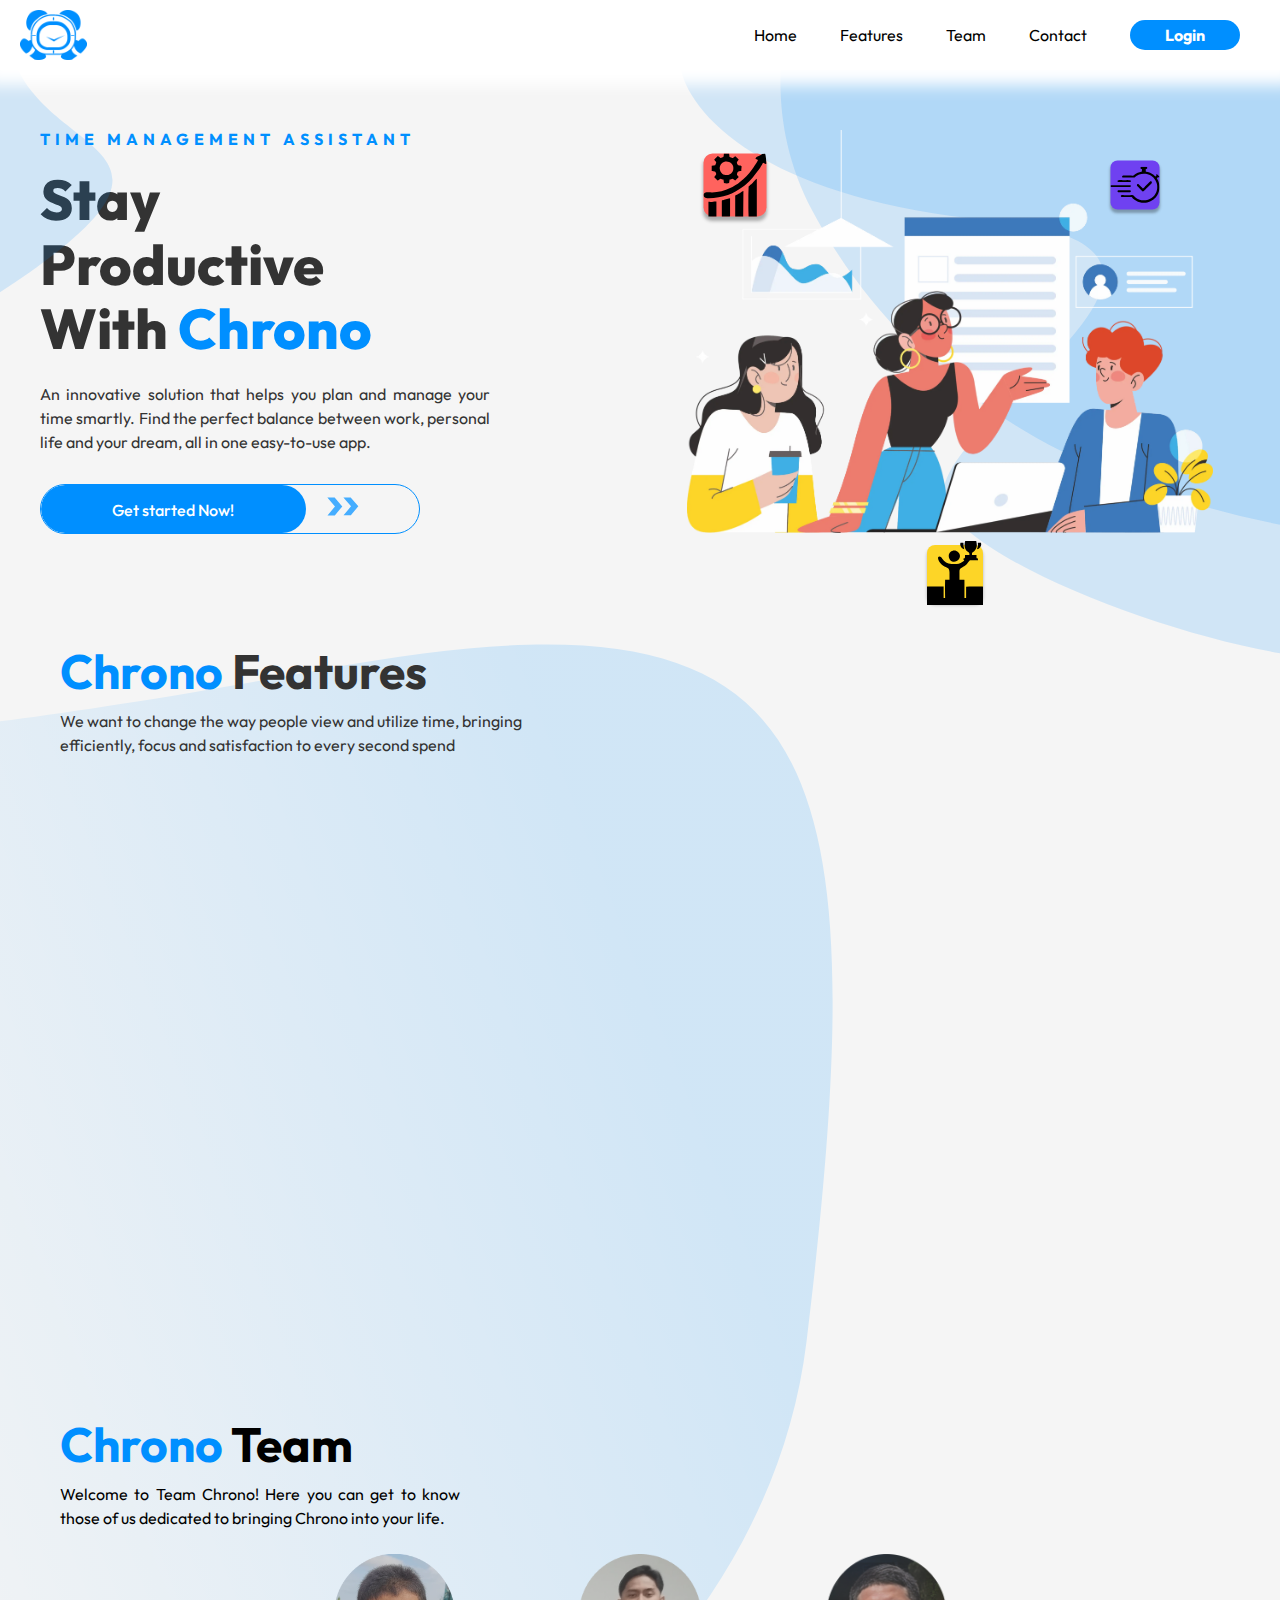
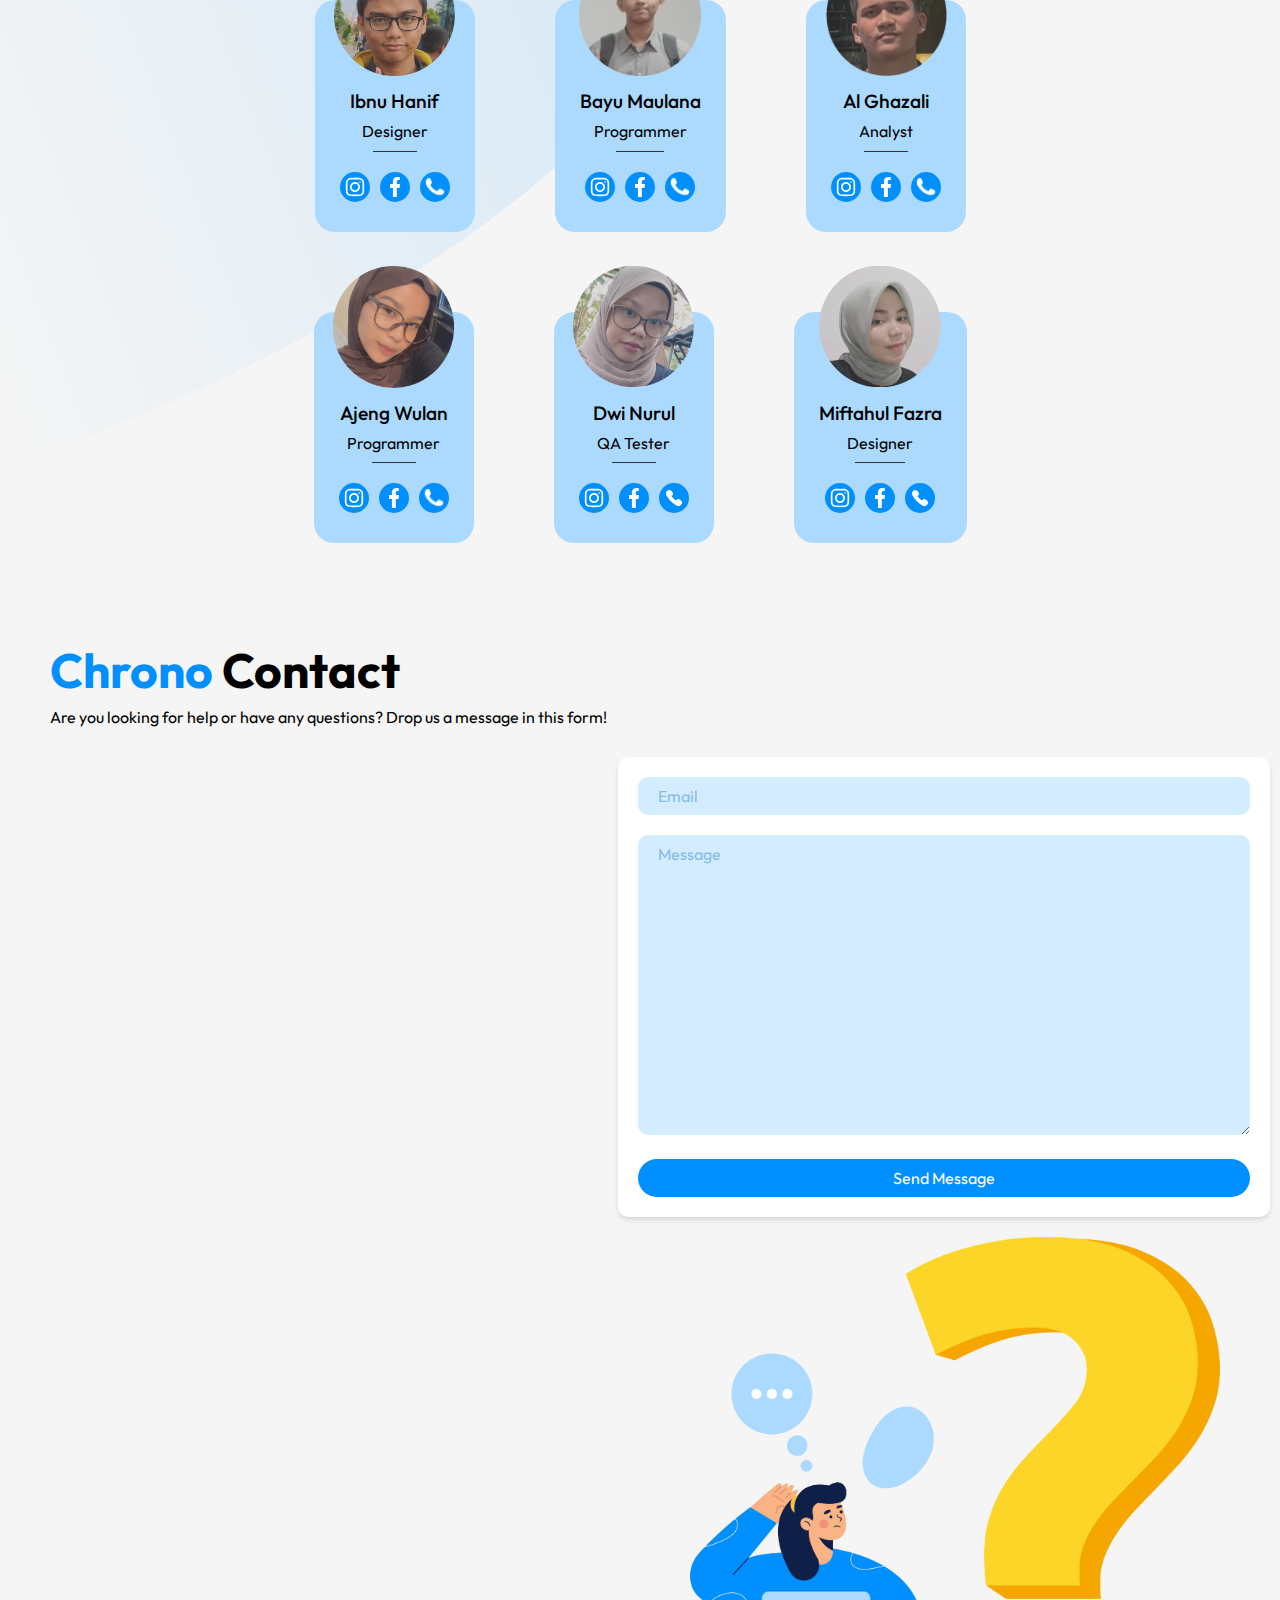
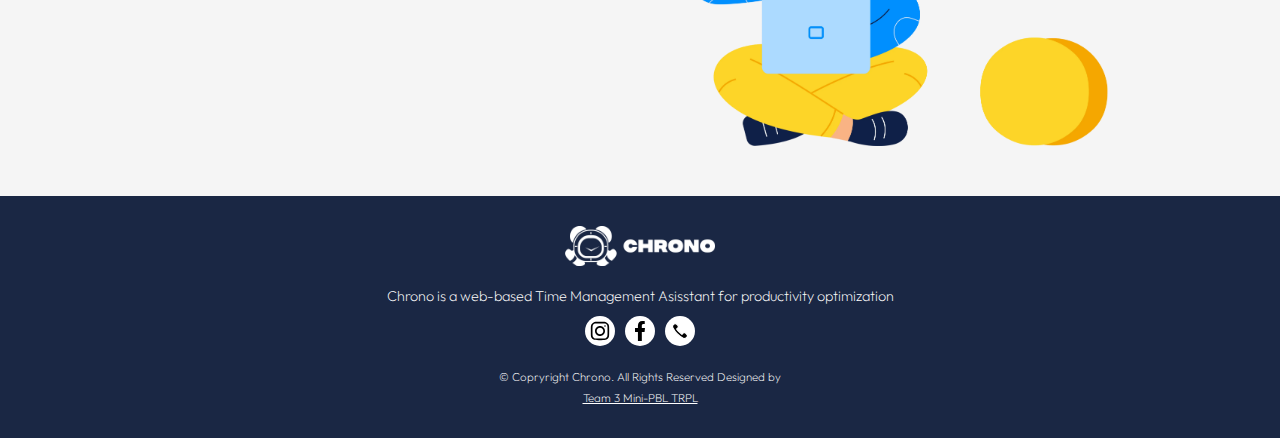
<file: index.html>
<!DOCTYPE html>
<html lang="en">

<head>
    <meta charset="UTF-8">
    <meta name="viewport" content="width=device-width, initial-scale=1.0">
    <title>Chrono - Time Management Assistant</title>

    <!-- Google Fonts -->
    <link rel="preconnect" href="https://fonts.googleapis.com">
    <link rel="preconnect" href="https://fonts.gstatic.com" crossorigin>
    <link rel="preconnect" href="https://fonts.googleapis.com">
    <link rel="preconnect" href="https://fonts.gstatic.com" crossorigin>
    <link href="https://fonts.googleapis.com/css2?family=Outfit:wght@200;400;500;700;800&display=swap" rel="stylesheet">

    <!-- style -->
    <link rel="stylesheet" href="assets/css/reset.css">
    <link rel="stylesheet" href="assets/css/landing-page.css">
</head>

<body>
    <!-- Header start -->
    <header>
        <div class="container container-header">
            <div class="logo">
                <a href="index.html">
                    <img src="assets/images/chrono-nav.png" alt="Chrono" title="Home">
                </a>
            </div>
            <nav>
                <div class="hamburger">
                    <span class="hamburger-item top"></span>
                    <span class="hamburger-item mid"></span>
                    <span class="hamburger-item bottom"></span>
                </div>
                <ul>
                    <li>
                        <a href="#home">Home</a>
                    </li>
                    <li>
                        <a href="#features">Features</a>
                    </li>
                    <li>
                        <a href="#team">Team</a>
                    </li>
                    <li>
                        <a href="#contact">Contact</a>
                    </li>
                    <li>
                        <a href="sign-in.html" class="login">Login</a>
                    </li>
                </ul>
            </nav>
        </div>
    </header>
    <!-- Header end -->

    <!-- Main start -->
    <main id="home">
        <img src="assets/images/blob/main-left.svg" class="floating left">
        <img src="assets/images/blob/main-right-1.svg" class="floating right-1">
        <img src="assets/images/blob/main-right-2.svg" class="floating right-2">
        <div class="container container-main">
            <section class="main-content">
                <div class="description">
                    <p class="title">TIME MANAGEMENT ASSISTANT</p>
                    <h1>Stay Productive With <span>Chrono</span></h1>
                    <p class="description-text">
                        An innovative solution that helps you plan and manage your time smartly.
                        Find
                        the perfect balance between work, personal life and your dream, all in one easy-to-use app.
                    </p>
                    <div>
                        <a href="sign-in.html">Get started Now!</a>
                    </div>
                </div>
            </section>
            <aside class="illustration">
                <div class="img-container">
                    <img src="assets/images/main-illustration.webp" alt="illustration">
                    <div class="floating success">
                        <svg xmlns="http://www.w3.org/2000/svg" xml:space="preserve" width="100%" version="1.1"
                            style="shape-rendering:geometricPrecision; text-rendering:geometricPrecision; image-rendering:optimizeQuality; fill-rule:evenodd; clip-rule:evenodd"
                            viewBox="0 0 66.44 76.47" xmlns:xlink="http://www.w3.org/1999/xlink"
                            xmlns:xodm="http://www.corel.com/coreldraw/odm/2003">
                            <defs>
                                <style type="text/css">
                                    .fil0 {
                                        fill: currentColor
                                    }
                                </style>
                            </defs>
                            <g id="Layer_x0020_1">
                                <metadata id="CorelCorpID_0Corel-Layer" />
                                <g id="_1307730170960">
                                    <path class="fil0"
                                        d="M44.59 4.66c0,3.87 1.16,6.17 4.19,8.52 1.5,1.17 1.54,0.96 1.54,3.3l-5.19 0.18 -0.18 3.76 -1.43 0.18c-0.27,1.14 -0.49,2.05 0.72,2.33 -0.19,0.7 -0.65,0.77 -1.93,1.65 -4.63,3.16 -7.15,2.65 -13.29,2.65 -4.79,0 -8.58,-2.7 -10.89,-6.12 -0.98,-1.45 -1.61,-2.65 -3.44,-2.65 -1.21,0 -1.61,1.29 -1.61,1.79 0,3.02 3.29,7.47 6.19,9.21 4.06,2.44 7.42,1.84 7.42,7.98l0 8.42 -5.19 0.18 -0.18 9.31c0,4.33 0.18,8.04 0.18,12.36l-1.79 0 0 -13.61 -19.7 0 0 22.21c18.22,0 35.87,0.18 54.08,0.18 4.32,0 8.03,-0.18 12.36,-0.18l0 -21.67c0,-0.72 -0.66,-0.56 -1.42,-0.55l-6.1 -0.17c-1.85,0 -7.14,-0.08 -8.64,0.13l-3.89 0.23 0 13.43 -1.97 0 0 -21.13c0,-0.41 -0.12,-0.54 -0.54,-0.54l-5.37 0 0 -9.13c0,-4.7 1.4,-4.02 6.05,-7.2 3.23,-2.2 3.51,-3.58 5.54,-5.92 0.09,-0.1 0.39,-0.48 0.4,-0.49 0.25,-0.25 -0.01,-0.35 0.54,-0.35l9.49 0 -0.18 -2.33c-2.06,0 -1.61,-0.71 -1.61,-4.12l-5.37 0c0,-4.38 0.61,-1.42 3.56,-5.39 2.81,-3.78 2.44,-6.83 1.45,-11.08l-12.85 0c-0.41,0.14 -0.5,0.69 -0.75,2.52 -0.11,0.77 -0.19,1.23 -0.19,2.14z" />
                                    <path class="fil0"
                                        d="M25.79 17.91c0,1.94 0.88,3.77 1.83,4.8 5.05,5.45 13.94,-1.04 10.86,-7.45 -0.44,-0.92 -0.72,-1.23 -1.45,-1.96 -4.16,-4.17 -11.24,-1.23 -11.24,4.61z" />
                                    <path class="fil0"
                                        d="M60.35 3.22c0,1 0.19,0.74 0.08,1.68 -0.47,4.07 -0.51,2.16 -1.16,4.94 3.1,-0.07 5.26,-4.01 5.01,-5.91l-0.21 -1.79 -3.73 -0 0 1.07z" />
                                    <path class="fil0"
                                        d="M39.4 3.94c0,3.12 2.95,5.75 4.84,5.91 -0.05,-0.58 -0.26,-1.09 -0.44,-1.71 -0.87,-2.97 -0.21,-4.15 -0.64,-5.99l-3.4 0c-0.13,0.58 -0.36,1.11 -0.36,1.79z" />
                                </g>
                            </g>
                        </svg>
                    </div>
                    <div class="floating productivity">
                        <svg xmlns="http://www.w3.org/2000/svg" xml:space="preserve" width="200px" version="1.1"
                            style="shape-rendering:geometricPrecision; text-rendering:geometricPrecision; image-rendering:optimizeQuality; fill-rule:evenodd; clip-rule:evenodd"
                            viewBox="0 0 38.57 38.83" xmlns:xlink="http://www.w3.org/1999/xlink"
                            xmlns:xodm="http://www.corel.com/coreldraw/odm/2003">
                            <defs>
                                .fil0 {
                                fill: currentColor
                                }
                                </style>
                            </defs>
                            <g id="Layer_x0020_1">
                                <metadata id="CorelCorpID_0Corel-Layer" />
                                <g id="_1307524555152">
                                    <path class="fil0"
                                        d="M31.78 3.02c0.53,0.35 0.82,0.69 1.58,0.86 -0.08,0.98 -1.92,3.45 -2.47,4.28 -1.81,2.72 -3.89,5.3 -6.4,7.41 -3.21,2.7 -3.88,3.44 -8.19,5.61 -3.07,1.55 -7.43,2.69 -11.12,2.68 -1.98,-0 -5.18,-0.58 -5.18,1.73 0,1.43 2.03,1.87 3.31,1.87 3.73,0 8.29,-0.91 11.63,-2.03 3.11,-1.04 6.37,-2.95 8.93,-4.87 0.64,-0.48 1.21,-0.95 1.85,-1.46 2.97,-2.34 5.87,-6.17 8.09,-9.16 0.56,-0.76 2.36,-3.47 2.57,-4.34 0.41,0.21 1.66,0.82 2.16,0.86 0.16,-0.7 -0.37,-4.56 -0.62,-5.71 -0.07,-0.34 -0.15,-0.36 -0.25,-0.76 -1.12,0 -2.34,0.81 -3.21,1.25 -1.51,0.75 -2.19,0.84 -2.68,1.77z" />
                                    <path class="fil0"
                                        d="M9.92 8.92c0,-1.1 0.6,-2.31 1.19,-2.84 2.92,-2.64 7.15,-0.39 7.15,2.55l0 0.86c0,1.83 -1.95,3.74 -3.74,3.74l-1.01 0c-1.99,0 -3.59,-2.27 -3.59,-4.31zm0.58 -6.18c-0.24,0 -1.31,-0.87 -1.73,-1.15l-2.19 2.12c0.17,0.3 0.31,0.59 0.52,0.84 0.24,0.3 0.66,0.45 0.66,0.63 0,0.81 -0.4,1.26 -0.58,2.01 -0.58,0.14 -1.45,0.29 -2.16,0.29l0 3.16c0.3,0.01 1.8,0.22 1.98,0.33 0.2,0.11 0.14,0.06 0.29,0.29 0,0.01 0.19,0.37 0.19,0.38 0.72,1.53 -0.02,1.27 -0.87,2.89l1.98 2.05c0.57,-0.18 1.74,-1.19 1.76,-1.19 0.81,0 1.08,0.51 1.87,0.58 0.06,0.68 0.29,1.41 0.29,2.16 0.94,0.02 1.62,0.36 3.16,0 0.11,-0.49 0.29,-1.59 0.29,-2.16 1.46,-0.12 1.26,-1.2 2.62,-0.03 0.33,0.28 0.49,0.38 0.83,0.61l2.19 -2.12c-0.14,-0.19 -0.25,-0.37 -0.38,-0.55 -0.59,-0.78 -1.01,-0.87 -0.58,-1.84 0.35,-0.78 0.14,-1.34 2.51,-1.39 0,-2.37 0.7,-3.03 -0.65,-3.24 -0.92,-0.14 -0.4,0.04 -1.12,-0.17 -0.58,-0.18 -0.97,-1.59 -0.97,-1.62 0,-0.4 0.91,-1.52 1.15,-1.87l-2.05 -2.12c-0.81,0.39 -1.47,1.12 -1.84,1.12 -0.47,0 -1.1,-0.43 -1.73,-0.58 -0.01,-0.64 -0.24,-1.54 -0.29,-2.16l-3.16 0c0,0.4 -0.12,1.82 -0.26,2.04 -0.15,0.24 -1.34,0.69 -1.75,0.69z" />
                                    <path class="fil0"
                                        d="M27.61 20.13c0,2.13 -0.14,3.75 -0.14,5.9l0 7.19c0,2.05 0.14,3.57 0.14,5.61l5.03 0 0 -23.44c-0.51,0.13 -2.01,1.94 -2.42,2.47 -0.45,0.57 -0.78,0.7 -1.28,1.16 -0.44,0.41 -0.71,0.95 -1.33,1.12z" />
                                    <path class="fil0"
                                        d="M19.41 25.74l0 13.09 4.89 0 0.14 -15.82c-1.16,0.27 -3.23,2.31 -5.03,2.73z" />
                                    <path class="fil0"
                                        d="M11.22 29.19l0 9.63 4.6 0 0.02 0c0.32,-0 0.42,-0.11 0.42,-0.43l0 -10.93c-0.7,0 -3.05,0.77 -3.98,1.06 -0.48,0.15 -1.06,0.18 -1.06,0.67z" />
                                    <path class="fil0"
                                        d="M4.75 29.62c-1.09,0 -1.16,-0.13 -1.73,-0.14l0 9.35 4.89 0 0 -9.49c-2.04,0 -2.47,0.29 -3.16,0.29z" />
                                </g>
                            </g>
                        </svg>
                    </div>
                    <div class="floating time">
                        <svg xmlns="http://www.w3.org/2000/svg" xml:space="preserve" width="200px" version="1.1"
                            style="shape-rendering:geometricPrecision; text-rendering:geometricPrecision; image-rendering:optimizeQuality; fill-rule:evenodd; clip-rule:evenodd"
                            viewBox="0 0 839.41 616.79" xmlns:xlink="http://www.w3.org/1999/xlink"
                            xmlns:xodm="http://www.corel.com/coreldraw/odm/2003">
                            <defs>
                                <style type="text/css">
                                    .fil0 {
                                        fill: currentColor
                                    }
                                </style>
                            </defs>
                            <g id="Layer_x0020_1">
                                <metadata id="CorelCorpID_0Corel-Layer" />
                                <g id="_1306397634256">
                                    <path class="fil0"
                                        d="M538.31 37.81l0 42.01c0,2.36 -1.7,2.09 -3.85,2.45 -2.31,0.39 -4.17,0.62 -6.02,0.99 -24.54,4.86 -38.83,8.17 -62.17,17.66 -27.19,11.07 -51.83,27.49 -73.43,47.01 -5.01,4.53 -14.13,3.31 -23.29,3.31 -20.2,0 -154.64,-0.9 -160.1,0.26 -12.28,2.61 -14.22,23.84 -4.9,30.3 4.11,2.85 10.55,2.36 17.25,2.36l62.32 0.7c8.61,0 14.57,-0.7 23.11,-0.7 7.94,0 15.87,0 23.81,0 8.6,0 15.16,0.72 23.11,0.7l35.74 0.03c4.22,-0.05 6.23,-0.77 11.19,-0.72 9.58,0.1 10.75,-2.36 16.57,-7.23l9.48 -8.02c9.23,-8.22 20.6,-15.64 31.59,-21.63 10.82,-5.9 20.05,-10.7 32.27,-15.35 41.43,-15.76 88.07,-18.95 131.63,-8.98 36.1,8.26 67.91,24.18 95.87,47.68 1.67,1.41 2.16,1.62 3.81,3.19l7.69 7.01c1.79,1.8 2.33,1.98 4.19,3.52 1.67,1.38 1.98,1.99 3.3,3.71l10.04 11.66c9.28,10.41 16.39,21.76 23.57,33.85 13.22,22.28 27.63,61.01 28.41,86.43 0.59,19.22 2.43,34.37 -0.48,54.13 -2.62,17.8 -5.65,35.02 -12.11,51.61l-1.8 5.2c-1.09,2.07 -1.31,2.49 -2.22,4.79 -7.02,17.88 -17.39,34.35 -28.8,49.62 -6.14,8.22 -12.96,15.95 -20.23,23.18 -9.5,9.44 -19.66,18.4 -30.84,25.88 -32.39,21.67 -64.68,34.01 -103.57,39.28 -12.96,1.76 -23.97,1.86 -36.62,1.18 -22.23,-1.19 -43.52,-4.38 -64.34,-11.29 -22.66,-7.52 -57.54,-25.27 -74.83,-42.81 -4.86,-4.93 -13,-10.69 -16.99,-15.92l-10.32 -11.38c-4.86,-4.81 -5.71,-6.11 -13.87,-7.83 -6.15,-1.3 -14.7,-0.39 -21.32,-0.39 -7.9,-0 -13.11,0.7 -21.01,0.7l-108.54 0c-12.5,0.01 -33.42,-2.67 -45.1,0.42 -6.09,1.61 -9.52,8.06 -9.52,14.29 0,20 14.49,16.81 33.61,16.81 50.88,0 101.77,0 152.65,0l8.57 10.33c1.95,1.96 2.44,3.01 4.2,4.91 7.77,8.41 16.17,16.07 25.13,23.18 3.65,2.9 6.85,5.29 10.71,8.19 35.64,26.78 78.58,43.8 122.82,50.14 5.08,0.73 11.81,1.29 17.03,1.87 3.14,0.35 6.52,-0.12 9.66,0.14 22.32,1.84 46.92,-1.17 68.24,-6.06 28.82,-6.61 67.31,-21.29 92.05,-39.59 3.24,-2.39 6.16,-4.08 9.5,-6.6 3.5,-2.64 6.13,-4.66 9.35,-7.46 24.43,-21.29 44.61,-41.87 61.11,-70.53 21.26,-36.93 37.78,-83.52 37.78,-127.48 0,-43.04 -4.14,-75.36 -20.6,-114.54 -1.25,-2.98 -2.26,-5.43 -3.68,-8.23l-7.93 -15.88c-3.93,-7.63 -9.29,-14.81 -13.31,-22.4 5.05,-7.55 16.07,-14.33 21.01,-21.71 6.08,4.07 8.2,10.45 16.61,7.51 4.95,-1.73 7.2,-7.4 7.2,-12.41 0,-4.03 -7.07,-9.52 -9.63,-12.08 -3.91,-3.91 -7.3,-7.3 -11.2,-11.2 -2.03,-2.03 -3.6,-3.55 -5.62,-5.59 -2.14,-2.16 -2.97,-3.74 -5.23,-5.97 -4.3,-4.26 -8.47,-9.27 -15.24,-9.27 -4.25,0 -10.5,6.17 -10.5,10.5 0,5.95 5.36,9.11 7.7,12.6l-18.03 18.38c-3.24,-2.23 -26.84,-25.58 -33.24,-30.82 -17.84,-14.61 -38.48,-26.61 -59.76,-35.47 -7.82,-3.26 -14.93,-6.19 -23.14,-9.07 -10.35,-3.64 -26.89,-8.2 -38.19,-9.42 -3.62,-0.39 -12.49,-0.2 -12.49,-3.61l0 -42.01c5.78,0 13.81,-0.16 18.64,-3.76 14.02,-10.45 7.95,-34.05 -10.94,-34.05l-79.13 0c-3.3,0 -6.54,0.59 -9.04,1.47l-6.31 4.19c-2.13,2.22 -2.92,3.02 -4.03,6.47 -2.77,8.54 -0.18,17.81 6.79,22.17 4.57,2.86 10.85,3.51 18.2,3.51z" />
                                    <path class="fil0"
                                        d="M556.51 372.52c-5.8,-3.88 -27.73,-26.57 -35.55,-34.47 -2.06,-2.08 -2.74,-3.5 -4.88,-5.63l-30.19 -30.04c-16.61,-13.43 -33.72,-2.57 -33.72,15.52 0,9.3 14.82,21.47 22.58,29.23 8.39,8.39 66.77,67.69 72.53,71.72 13.72,9.59 23.66,-3.72 32.16,-12.2 8.09,-8.08 45.59,-46.34 52.1,-51.54 1.82,-1.45 3.26,-3.12 4.97,-4.83l56.72 -56.72c7.72,-7.72 15.93,-12.62 15.93,-24.68 0,-15.51 -17.98,-26.35 -31.33,-16.63l-8.69 7.41c-5.62,7.08 -69.09,69.67 -80.24,80.82 -4.84,4.84 -29.31,29.98 -32.39,32.04z" />
                                    <path class="fil0"
                                        d="M25.74 347.32l309.5 0c15.28,0 16.93,-22.6 7.85,-29.56 -3.12,-2.39 -9.5,-2.66 -14.85,-2.66l-313 0c-5.36,0 -10.57,2.34 -12.61,5.6 -4.28,6.84 -3.86,22.39 5.36,25.47 2.37,0.79 14.22,1.15 17.76,1.15z" />
                                    <path class="fil0"
                                        d="M120.27 418.04c0,9.69 4.92,16.11 14,16.11l199.57 0c12.18,0 14.7,-7.7 14.7,-17.51 0,-13.76 -10.07,-14.71 -23.81,-14.7 -12.8,0 -24.39,0.7 -37.81,0.7l-107.84 0c-8.79,0 -15.38,-0.7 -24.51,-0.7 -18.43,0 -34.31,-2.82 -34.31,16.11z" />
                                    <path class="fil0"
                                        d="M120.27 243.68c0,11.35 4.27,16.81 16.11,16.81l81.23 0c24.87,0 47.65,-0.7 72.12,-0.7 8.15,0 46.32,2.73 52.14,-1.08 6.32,-4.14 6.68,-8.54 6.68,-15.03 0,-19.42 -18.67,-14.7 -35.71,-14.7 -10.27,0 -18.07,-0.67 -28.01,-0.7 -5.55,-0.02 -8.23,0.74 -13.29,0.72l-57.44 -0.02c-19.04,0 -36.04,-0.7 -54.62,-0.7 -9.52,-0 -10.05,0.57 -19.69,0.29 -10.28,-0.3 -19.52,2.22 -19.52,15.11z" />
                                </g>
                            </g>
                        </svg>
                    </div>
                </div>
            </aside>
        </div>
    </main>
    <!-- Main end -->

    <!-- Feature start -->
    <section id="features">
        <img src="assets/images/blob/feature-right.svg" class="left">
        <div class="container container-features">
            <div class="description">
                <h2><span>Chrono</span> Features</h2>
                <p>
                    We want to change the way people view and utilize time, bringing efficiently, focus and satisfaction
                    to every second spend
                </p>
            </div>
            <div class="feature-container">
                <div class="feature-item item-1">
                    <div class="icon">
                        <svg xmlns="http://www.w3.org/2000/svg" xml:space="preserve" width="50px" version="1.1"
                            style="shape-rendering:geometricPrecision; text-rendering:geometricPrecision; image-rendering:optimizeQuality; fill-rule:evenodd; clip-rule:evenodd"
                            viewBox="0 0 99.23 85.46" xmlns:xlink="http://www.w3.org/1999/xlink"
                            xmlns:xodm="http://www.corel.com/coreldraw/odm/2003">
                            <defs>
                                <style type="text/css">
                                    .str0 {
                                        stroke: fillCurrent;
                                        stroke-width: 0.91;
                                        stroke-miterlimit: 22.9256
                                    }

                                    .fil0 {
                                        fill: fillCurrent
                                    }
                                </style>
                            </defs>
                            <g id="Layer_x0020_1">
                                <metadata id="CorelCorpID_0Corel-Layer" />
                                <g id="_1305869764144">
                                    <path class="fil0 str0"
                                        d="M60.36 80.57l-4.61 -1.15c-0.89,-0.24 -3.84,-1.14 -4.61,-1.15l0 -0.38c0.9,-0.02 9.32,-2.4 10.56,-2.69 -0.08,1.02 -1.03,4.03 -1.34,5.38zm38.41 -17.2l0 0.66c-0.1,0.75 -0.58,1.33 -1.8,1.67 -1.07,0.3 -1.79,0.49 -2.88,0.77 -8.41,2.11 -17.38,4.85 -25.73,6.92 -0.52,0.13 -1.08,0.21 -1.55,0.37 -1.02,0.35 -1.03,1.67 -1.56,3.81 -2.23,8.99 -1.56,8.01 -8.18,6.3l-11.65 -3.14c-2.76,-0.82 -2.11,-0.63 -5.25,0.17 -3.67,0.94 -4.11,1.42 -5.14,-3.03l-4.61 -1.15c-1.44,-0.38 -2.89,-0.81 -4.38,-1.2l-17.88 -4.78c-8.73,-2.59 -8.41,-0.89 -6.78,-7.51l3.11 -11.68c1.37,-5.17 2.86,-10.45 4.19,-15.6 1.35,-5.26 2.86,-10.29 4.19,-15.59l3.17 -11.81c0.35,-1.18 0.52,-2.71 2.09,-2.71 1.53,0 16.51,4.33 18.9,4.92 7.5,1.86 4.28,2.18 11.41,0.23 0.76,-0.21 1.77,-0.48 2.58,-0.69 1.25,-0.32 2.07,-0.33 2.07,-1 0,-1.05 -0.22,-0.68 -0.07,-1.78 0.99,-7.3 8.54,-8.76 12.69,-5.27 1.34,1.12 1.56,1.89 2.36,3.4l6.57 -1.69c6.28,-1.6 7.55,-3.04 8.64,1.26l5.22 19.55c2.87,11.48 6.56,23.65 9.41,35.15 0.33,1.31 0.79,2.48 0.88,3.43zm-79.13 -43.31c0,1.27 3.06,11.91 3.46,13.44l10.75 39.95 -29 -7.68 7.37 -27.78c0.67,-2.3 1.24,-4.61 1.81,-6.83 1.66,-6.46 4.15,-14.64 5.61,-20.89l15.56 4.03c-0.48,0.65 0.26,0.11 -1.8,0.7l-10.61 2.84c-1.38,0.39 -3.15,0.59 -3.15,2.22zm34 2.11c1.68,0 2.09,-1.54 2.89,-2.87 0.69,-1.14 1.47,-2.47 2.1,-3.66 2.39,0.2 4.57,0.72 7.25,-1.77 0.94,-0.87 2.22,-2.61 2.35,-4.18 1.48,-0.12 10.11,-2.78 11.33,-2.88l2.77 10.29c2.25,8.98 5,18.63 7.41,27.74l4.61 17.48c-2.26,0.53 -4.53,1.16 -6.83,1.81l-20.9 5.6c-6.91,1.73 -14.04,3.91 -20.74,5.57l-7.03 1.8c-0.54,-2.32 -1.22,-4.46 -1.8,-6.84l-9.3 -34.69c-0.38,-1.49 -3.6,-12.92 -3.69,-13.98l26.38 -7.04c5.54,-1.61 5.84,-2.47 2.15,3.69 -0.4,0.67 -0.98,1.35 -0.78,2.27 0.18,0.84 1,1.65 1.82,1.65zm3.27 -14.02c0,-3.1 3.56,-5.01 6.18,-2.92 2.78,2.21 0.9,6.76 -2.34,6.76 -2.04,0 -3.84,-1.69 -3.84,-3.84z" />
                                    <path class="fil0 str0"
                                        d="M40.77 54.64c0,3.66 5.01,1.43 6.87,0.92 6.34,-1.73 13.95,-3.6 20.14,-5.41 1.8,-0.53 3.36,-0.84 5.17,-1.36 1.74,-0.5 3.24,-0.85 4.99,-1.34 1.7,-0.48 3.92,-0.59 3.92,-2.61 0,-0.87 -0.91,-1.92 -1.73,-1.92 -1.01,0 -3.98,0.87 -5.15,1.19l-32.72 8.77c-0.7,0.25 -1.51,0.91 -1.51,1.76z" />
                                    <path class="fil0 str0"
                                        d="M36.35 37.93c0,0.57 0.13,1.05 0.46,1.46 1.14,1.4 4.24,0.1 6.71,-0.62 1.89,-0.55 3.56,-0.93 5.46,-1.45l27.1 -7.28c2.21,-1.01 1.17,-3.82 -0.36,-3.82 -1.57,0 -18.52,4.82 -20.28,5.26 -1.75,0.44 -3.25,0.91 -4.99,1.35l-10 2.68c-1.6,0.47 -4.1,0.55 -4.1,2.43z" />
                                    <path class="fil0 str0"
                                        d="M38.66 46.19c0,0.72 -0.05,1.2 0.55,1.76 0.28,0.26 0.85,0.47 1.21,0.5l34.85 -9.24c2.05,-0.6 4.29,-0.49 4.29,-2.81 0,-0.85 -0.71,-1.63 -1.45,-1.82 -0.96,-0.24 -17.57,4.52 -18.95,4.85l-18.79 5.03c-0.9,0.25 -1.72,0.6 -1.72,1.73z" />
                                    <path class="fil0 str0"
                                        d="M43.08 63.09c0,3.34 3.87,1.57 5.11,1.27 2.14,-0.53 4.13,-1.1 6.22,-1.65l9.25 -2.47c3.26,-0.97 1.73,-4.06 -0.03,-4.06l-18.98 5.03c-0.79,0.25 -1.57,0.79 -1.57,1.89z" />
                                </g>
                            </g>
                        </svg>
                    </div>
                    <h4>Activity Listing</h4>
                    <p>Record each task and activity with details such as title, description, date and priority</p>
                </div>
                <div class="feature-item item-2">
                    <div class="icon">
                        <svg xmlns="http://www.w3.org/2000/svg" xml:space="preserve" width="40px" version="1.1"
                            style="shape-rendering:geometricPrecision; text-rendering:geometricPrecision; image-rendering:optimizeQuality; fill-rule:evenodd; clip-rule:evenodd"
                            viewBox="0 0 79.98 78.84" xmlns:xlink="http://www.w3.org/1999/xlink"
                            xmlns:xodm="http://www.corel.com/coreldraw/odm/2003">
                            <defs>
                                <style type="text/css">
                                    .fil0 {
                                        fill: fillCurrent
                                    }
                                </style>
                            </defs>
                            <g id="Layer_x0020_1">
                                <metadata id="CorelCorpID_0Corel-Layer" />
                                <g id="_1307323466288">
                                    <path class="fil0"
                                        d="M15.56 5.27c-18.57,1.05 -15.35,-1.22 -15.35,42.82 -0,22.55 -2.98,19.87 39.32,19.59l-1.45 -5.19c-5.69,-0.15 -11.43,0.01 -16.94,0.01 -3.66,0 -13.14,1.11 -15.32,-1.35 -1.13,-2.92 -0.47,-32.76 -0.46,-38.55l57.23 0.01 -0 14.81 5.19 1.06c-0,-7.4 -0.02,-14.82 0.01,-22.24 0.03,-8.94 -2.96,-10.88 -11.67,-10.89l-0.01 4.98 5.7 0.29c1.06,2.65 0.82,4.29 0.73,7.66l-57.14 0.09c-0.07,-2.26 -0.41,-5.14 0.57,-6.98 2.07,-1.74 5.83,-1.06 8.68,-1.06 2.23,0.46 0.47,3.77 5.6,2.3 0.99,-3.02 1.81,-15.49 -3.38,-12.04 -1.56,1.04 -1.21,2.85 -1.33,4.67z" />
                                    <path class="fil0"
                                        d="M77.81 53.17c-4.71,3.17 -1.17,5.26 -3.17,11.17 -4.52,13.36 -20.82,12.36 -26.34,5.72 -7.52,-9.05 -3.5,-23.43 8.5,-25.77 6.05,-1.18 7.53,0.75 11.78,2.01l2.69 -1.88c-4.54,-5.58 -17.83,-5.98 -25.15,1.66 -14.45,15.1 2.44,40.67 22.83,30.39 9.35,-4.71 12.63,-17.91 8.88,-23.29z" />
                                    <path class="fil0"
                                        d="M59.43 57.16c-1.23,-1.09 -9.12,-8.62 -8.5,-2.74 0.05,0.49 0.66,1.96 0.87,2.42 7.59,16.31 10.74,6.88 15.72,2.55 3.14,-2.73 3.5,-3.98 5.95,-6.47 12.75,-12.95 4.8,-10.4 -6.99,-1.04 -1.48,1.17 -5.59,4.65 -7.05,5.29z" />
                                    <path class="fil0"
                                        d="M47.03 5.35l-21.97 0.07 -0.02 4.79 22.15 1.07c0.76,0.99 -0.08,0.42 1.01,1.18 5.01,3.49 5.2,-7.98 3.25,-11.9 -4.5,-1.06 -4.08,0.63 -4.42,4.78z" />
                                    <path class="fil0"
                                        d="M28.47 32.17c-0.55,4.15 -0.52,4.36 0.04,8.46 3.06,0.23 8.31,0.69 10.85,-0.23 0.5,-1.42 0.65,-3.86 0.5,-5.79 -0.23,-3.15 -1.4,-2.85 -8.47,-2.62l-2.93 0.19z" />
                                    <path class="fil0"
                                        d="M11.21 55.91c4.38,0.61 6.83,0.5 11.22,0.06 0.55,-9.68 1.13,-8.63 -8.3,-8.62 -3.93,0 -3.72,3.27 -2.92,8.56z" />
                                    <path class="fil0"
                                        d="M11.28 32.24l0.06 8.31c4.48,0.65 6.37,0.38 10.88,0.08 0.64,-2.2 0.57,-6.09 0.13,-8.33 -4.28,-0.58 -6.78,-0.45 -11.07,-0.06z" />
                                    <path class="fil0"
                                        d="M31.4 56.26c8.14,0.01 6.43,0.85 7.86,-4.12 0.52,-1.8 0.65,-2.94 -0.02,-4.34 -1.88,-0.66 -9.39,-1.02 -10.55,0.24 -0.93,1 -0.73,4.01 -0.59,5.49 0.22,2.33 0.91,2.73 3.3,2.73z" />
                                    <path class="fil0"
                                        d="M45.3 35.14c0,5.06 -0.34,7.29 4.75,4.63 1.2,-0.63 2.12,-1.1 3.41,-1.47 2.32,-0.68 3.56,-0.15 3.55,-2.62 -0.02,-4.46 -0.48,-3.7 -8.88,-3.7 -2.33,0 -2.83,0.8 -2.83,3.16z" />
                                </g>
                            </g>
                        </svg>
                    </div>
                    <h4>Schedule Management</h4>
                    <p>Record each task and activity with details such as title, description, date and priority</p>
                </div>
                <div class="feature-item item-3">
                    <div class="icon">
                        <svg xmlns="http://www.w3.org/2000/svg" xml:space="preserve" width="40px" version="1.1"
                            style="shape-rendering:geometricPrecision; text-rendering:geometricPrecision; image-rendering:optimizeQuality; fill-rule:evenodd; clip-rule:evenodd"
                            viewBox="0 0 98.07 86.03" xmlns:xlink="http://www.w3.org/1999/xlink"
                            xmlns:xodm="http://www.corel.com/coreldraw/odm/2003">
                            <defs>
                                <style type="text/css">
                                    .fil0 {
                                        fill: fillCurrent
                                    }
                                </style>
                            </defs>
                            <g id="Layer_x0020_1">
                                <metadata id="CorelCorpID_0Corel-Layer" />
                                <g id="_1305763119648">
                                    <path class="fil0"
                                        d="M37.45 11.71c2.38,1.11 6.42,3.8 8.61,5.32 -1.24,1.16 -7.04,4.71 -8.65,5.46l0.04 -10.78zm-37.45 35.1l0 7.04c1.17,2.73 0.55,7.19 3.99,13.96 7.62,15.02 18.33,19.57 36.89,17.88l-0.03 -6.36c-10.88,-1.18 -16.48,1.79 -24.09,-5.1 -4.93,-4.46 -8.72,-10.35 -9.97,-19.7 -2.32,-17.27 7.96,-34.37 24.12,-34.12l0.03 13.96 27.12 -17.49 -20.1 -12.66c-2.12,-1.28 -4.83,-3.21 -6.91,-4.23l-0.11 13.91c-13.96,0.03 -23.26,8.64 -27.85,19.98 -0.74,1.83 -1.41,3.84 -1.9,5.97 -0.4,1.73 -0.69,5.65 -1.17,6.94z" />
                                    <polygon class="fil0" points="98.07,85.79 98.07,79.25 49.1,79.25 49.09,85.79 " />
                                    <polygon class="fil0" points="98.07,63.98 98.07,57.47 49.11,57.47 49.09,63.98 " />
                                    <polygon class="fil0" points="98.07,42.18 98.07,35.7 49.15,35.7 49.09,42.18 " />
                                    <polygon class="fil0" points="98.07,20.39 98.07,13.9 63.82,13.91 63.79,20.25 " />
                                </g>
                            </g>
                        </svg>
                    </div>
                    <h4>Prioritizing Activities</h4>
                    <p>Record each task and activity with details such as title, description, date and priority</p>
                </div>
                <div class="feature-item item-4">
                    <div class="icon">
                        <svg xmlns="http://www.w3.org/2000/svg" xml:space="preserve" width="30px" version="1.1"
                            style="shape-rendering:geometricPrecision; text-rendering:geometricPrecision; image-rendering:optimizeQuality; fill-rule:evenodd; clip-rule:evenodd"
                            viewBox="0 0 57.88 69.14" xmlns:xlink="http://www.w3.org/1999/xlink"
                            xmlns:xodm="http://www.corel.com/coreldraw/odm/2003">
                            <defs>
                                <style type="text/css">
                                    .fil0 {
                                        fill: fillCurrent
                                    }
                                </style>
                            </defs>
                            <g id="Layer_x0020_1">
                                <metadata id="CorelCorpID_0Corel-Layer" />
                                <g id="_1305869750560">
                                    <path class="fil0"
                                        d="M32.92 60.9c-0.76,3.88 -7.17,3.86 -7.96,0.02 -1.14,-0.82 -0.92,-0.53 -0.74,-2.32l9.36 0.07c0.25,1.67 0.5,1.41 -0.66,2.22zm-20.72 -14.02c0.92,-4.63 0.37,-13.35 0.47,-18.77l0.44 -2.27c-0.4,-11.95 18.94,-18.96 28.17,-8.33 7.44,8.57 1.32,23.82 4.76,29.99 1.65,2.96 4.79,2.69 5.63,5.89l-45.46 -0.02c0.47,-1.77 1.73,-2.52 3.04,-3.31 2.03,-1.24 1.9,-1.37 2.95,-3.18zm-2.66 -28.62c-0.25,1.39 -0.03,0.45 -0.36,1.3 -0.03,0.09 -0.18,0.36 -0.2,0.3 -0.03,-0.06 -0.16,0.17 -0.23,0.26 -1.08,5.09 -1.26,6.23 -1.26,11.86 0,3.49 0.35,9.62 -0.2,12.79 -2.58,2.26 -4.04,2.26 -5.84,5.64 -0.98,1.83 -2.87,6.83 0.39,8.06l17.13 0.25 0.31 2.29c0.31,4.35 4.78,8.12 9.67,8.12 4.89,0 9.38,-3.78 9.66,-8.13l0.36 -2.39 17.08 -0.15c3.35,-1.26 1.31,-6.44 0.24,-8.34 -1.75,-3.11 -3.29,-3.25 -5.69,-5.37 -0.56,-3.19 -0.2,-9.67 -0.2,-13.21 0,-5.49 -0.27,-6.54 -1.25,-11.45 -0.31,-0.36 -0.27,-0.22 -0.6,-0.92 -0.05,-0.1 -0.08,-0.21 -0.12,-0.44 -0.04,-0.25 -0.06,-0.32 -0.09,-0.48 -2.63,-3.2 -2.69,-4.72 -6.46,-7.36 -4.29,-3.01 -5.51,-2.39 -10.24,-3.88 -0.01,-2.83 0.66,-7.02 -2.69,-7.02 -3.36,-0 -2.69,4.2 -2.69,7.02 -4.75,1.49 -5.94,0.87 -10.24,3.88 -3.8,2.65 -3.82,4.22 -6.47,7.36z" />
                                    <path class="fil0"
                                        d="M8.74 20.13c0.07,-0.09 0.2,-0.32 0.23,-0.26 0.03,0.06 0.17,-0.22 0.2,-0.3 0.33,-0.85 0.1,0.09 0.36,-1.3 -0.08,0.11 -0.22,0.12 -0.25,0.33 -0.03,0.21 -0.18,0.25 -0.22,0.34 -0.33,0.85 -0.16,0.23 -0.33,1.19z" />
                                    <path class="fil0"
                                        d="M49.14 20.11c-0.2,-1.06 0.1,-0.2 -0.18,-0.8l-0.38 -0.71c-0.05,-0.09 -0.17,-0.22 -0.25,-0.33 0.03,0.16 0.05,0.23 0.09,0.48 0.03,0.23 0.07,0.34 0.12,0.44 0.34,0.7 0.29,0.56 0.6,0.92z" />
                                </g>
                            </g>
                        </svg>
                    </div>
                    <h4>Reminders & Notification</h4>
                    <p>Record each task and activity with details such as title, description, date and priority</p>
                </div>
                <div class="feature-item item-5">
                    <div class="icon">
                        <svg xmlns="http://www.w3.org/2000/svg" xml:space="preserve" width="40px" version="1.1"
                            style="shape-rendering:geometricPrecision; text-rendering:geometricPrecision; image-rendering:optimizeQuality; fill-rule:evenodd; clip-rule:evenodd"
                            viewBox="0 0 227.23 172.75" xmlns:xlink="http://www.w3.org/1999/xlink"
                            xmlns:xodm="http://www.corel.com/coreldraw/odm/2003">
                            <defs>
                                <style type="text/css">
                                    .fil0 {
                                        fill: fillCurrent
                                    }
                                </style>
                            </defs>
                            <g id="Layer_x0020_1">
                                <metadata id="CorelCorpID_0Corel-Layer" />
                                <g id="_1305869778016">
                                    <path class="fil0"
                                        d="M190.71 16.93c-0.63,0.28 -2.06,1.23 -2.69,1.64l-1.9 1.17c-1.7,1.11 -3.47,2.07 -5.17,3.18l-1.62 1c-0.19,0.11 -0.38,0.22 -0.56,0.34 -0.36,0.24 -0.71,0.44 -1.09,0.67l-5.94 3.66c-0.19,0.12 -0.37,0.24 -0.56,0.35l-3.8 2.34c-0.2,0.12 -0.35,0.22 -0.56,0.35l-2.18 1.34c-0.36,0.23 -0.73,0.45 -1.1,0.67l-2.18 1.34c-0.21,0.13 -0.34,0.22 -0.53,0.33 -0.19,0.11 -0.39,0.24 -0.56,0.35l-22.26 13.7c-0.2,0.12 -0.35,0.2 -0.53,0.32l-2.42 1.5c-1.93,1.16 -3.8,2.38 -5.73,3.53l-4.36 2.69c-0.5,0.3 -3.5,2.24 -3.85,2.33 -0.45,-0.67 -1.4,-1.39 -1.95,-2.03 -0.61,-0.72 -1.36,-1.34 -1.97,-2.07l-3.97 -4.09c-0.44,-0.44 -0.93,-0.86 -1.33,-1.34 -0.54,-0.64 -1.19,-1.2 -1.76,-1.81l-5.54 -5.72c-0.08,-0.1 -0.11,-0.16 -0.2,-0.25l-2.67 -2.72c-2.39,-2.38 -4.66,-4.89 -7.04,-7.27 -0.29,-0.29 -0.65,-0.61 -0.91,-0.91 -0.25,-0.3 -0.58,-0.77 -0.95,-0.92 -0.32,0.29 -16.18,9.8 -18.82,11.36l-34.06 20.53c-0.25,0.15 -0.49,0.29 -0.74,0.45l-2.91 1.75c-0.13,0.08 -0.21,0.13 -0.35,0.22l-1.1 0.66c-3.89,2.35 -7.72,4.66 -11.63,7l-10.88 6.56c-3.82,2.37 -7.77,4.67 -11.63,7 -0.23,0.14 -0.54,0.26 -0.69,0.49l4.17 6.89c0.19,0.31 0.32,0.54 0.51,0.85l3.14 5.21c0.18,0.3 0.38,0.57 0.53,0.91 0.42,-0.12 2.07,-1.2 2.57,-1.5l30.35 -18.28c0.13,-0.08 0.19,-0.13 0.31,-0.2l17.91 -10.78c1.73,-1.04 3.39,-2.04 5.11,-3.07l15.35 -9.25c0.88,-0.53 1.67,-1 2.56,-1.53 1.08,-0.65 7.32,-4.33 7.65,-4.63 0.25,0.1 0.7,0.67 0.92,0.89 0.44,0.45 0.92,0.87 1.31,1.36l7.33 7.56c0.49,0.55 1.04,1.05 1.56,1.56 0.18,0.18 0.24,0.3 0.42,0.48l1.36 1.36c0.17,0.16 0.26,0.32 0.42,0.49 3.27,3.29 6.48,6.76 9.74,10.02 0.61,0.61 4.27,4.33 4.66,4.82 0.08,0.1 0.14,0.15 0.22,0.23 0.16,0.16 0.32,0.29 0.44,0.47l2.17 -1.34c1.21,-0.79 2.54,-1.51 3.76,-2.32l2.22 -1.36c1.41,-0.94 3.55,-2.18 5.03,-3.09 2.62,-1.62 5.27,-3.2 7.88,-4.85 2.18,-1.39 4.42,-2.71 6.61,-4.07l2.21 -1.36c0.12,-0.07 0.18,-0.12 0.31,-0.2 0.44,-0.27 0.82,-0.48 1.24,-0.75l7.91 -4.87c0.15,-0.09 0.2,-0.12 0.32,-0.2l28.31 -17.42c0.24,-0.14 0.39,-0.25 0.63,-0.39l8.2 -5.04c0.93,-0.55 3.02,-1.96 3.82,-2.33l0.52 0.83c0.07,0.12 0.13,0.21 0.19,0.32 0.11,0.18 0.22,0.38 0.34,0.57 0.12,0.18 0.25,0.39 0.37,0.6 0.23,0.39 0.47,0.76 0.71,1.16 0.11,0.18 0.22,0.37 0.34,0.57l2.13 3.49c0.12,0.2 0.24,0.38 0.37,0.6l4.27 7.03c0.23,0.38 2.08,3.27 2.11,3.52 0.1,-0.08 0.06,-0.04 0.14,-0.16 0.12,-0.19 0.18,-0.46 0.25,-0.66 0.01,-0.02 0.02,-0.07 0.03,-0.09 0.41,-1.23 0.96,-2.44 1.39,-3.66l2.88 -7.63c0.02,-0.07 0.02,-0.08 0.04,-0.13l4.22 -11.12c0.04,-0.12 0.02,-0.06 0.06,-0.17l0.74 -1.94c0,-0.01 0.01,-0.03 0.01,-0.04 0,-0.01 0.01,-0.03 0.01,-0.04l3.2 -8.39c0.03,-0.1 0.03,-0.12 0.07,-0.22l1.16 -3.04c0.04,-0.11 0.09,-0.23 0.14,-0.36 0.49,-1.16 0.87,-2.27 1.3,-3.47l0.52 -1.35c0.13,-0.34 0.48,-1.14 0.53,-1.44 -0.93,-0 -2,-0.22 -2.9,-0.33 -1,-0.12 -2,-0.21 -2.95,-0.35 -0.49,-0.07 -1,-0.1 -1.46,-0.18 -0.47,-0.08 -0.99,-0.1 -1.47,-0.18 -1.42,-0.24 -2.9,-0.32 -4.37,-0.52l-2.92 -0.38c-1.99,-0.29 -3.9,-0.39 -5.88,-0.71 -0.91,-0.15 -1.98,-0.21 -2.91,-0.33l-8.81 -1.07c-0.22,-0.03 -0.44,-0.08 -0.7,-0.1l-3.65 -0.43c-0.27,-0.05 -0.42,-0.06 -0.7,-0.1l-5.19 -0.61c-0.22,-0.02 -0.46,-0.08 -0.69,-0.1 -0.63,-0.07 -1.63,-0.23 -2.22,-0.23 0.08,0.28 0.44,0.76 0.6,1.03l8.39 13.77c0.44,0.73 0.84,1.43 1.3,2.13z" />
                                    <path class="fil0"
                                        d="M179.86 52.21l0 120.55 16.3 0 0 -130.55c-0.09,0.03 -0.15,0.07 -0.23,0.12l-11.47 7.05c-0.1,0.06 -0.15,0.09 -0.24,0.15 -0.11,0.07 -0.18,0.11 -0.29,0.17l-1.01 0.63c-0.34,0.21 -0.67,0.41 -1.02,0.62l-2.04 1.24z" />
                                    <path class="fil0"
                                        d="M152.02 69.36l0 103.39 16.25 0 0 -113.39c-0.07,0.03 -0.15,0.09 -0.22,0.13l-2.29 1.41c-2.18,1.3 -4.46,2.79 -6.65,4.09 -0.16,0.09 -0.35,0.21 -0.49,0.3l-1.02 0.63c-0.19,0.11 -0.34,0.21 -0.52,0.33 -0.34,0.21 -0.67,0.41 -1.02,0.62 -0.17,0.1 -0.3,0.19 -0.49,0.31l-2.04 1.25c-0.2,0.13 -0.35,0.22 -0.53,0.32l-0.97 0.61z" />
                                    <path class="fil0"
                                        d="M68.34 73.79l0 98.96 16.3 0 0 -108.73 -5.34 3.19c-0.07,0.05 -0.15,0.09 -0.25,0.15 -0.19,0.11 -0.37,0.22 -0.53,0.32l-10.18 6.11z" />
                                    <path class="fil0"
                                        d="M96.23 69.08l0 103.68 16.3 0 0.01 -86.75c-0.01,-0.26 0.01,-0.15 -0.13,-0.28l-3.7 -3.79c-0.18,-0.19 -0.25,-0.31 -0.45,-0.51 -0.33,-0.33 -0.61,-0.61 -0.94,-0.94 -0.16,-0.16 -0.31,-0.29 -0.46,-0.46 -0.18,-0.2 -0.25,-0.31 -0.45,-0.51l-1.39 -1.4c-0.18,-0.22 -0.25,-0.3 -0.46,-0.51 -0.33,-0.33 -0.61,-0.61 -0.94,-0.94 -0.33,-0.33 -0.58,-0.63 -0.91,-0.97l-1.85 -1.9c-0.66,-0.66 -4.45,-4.63 -4.64,-4.73z" />
                                    <path class="fil0"
                                        d="M124.13 86.52l0 86.23 16.3 0 0 -96.23 -3.58 2.17c-0.17,0.11 -0.35,0.22 -0.53,0.33 -0.18,0.11 -0.32,0.2 -0.49,0.31l-1.55 0.95c-0.16,0.09 -0.35,0.21 -0.49,0.3 -1.79,1.16 -4.43,2.76 -6.12,3.77l-3.55 2.18z" />
                                    <path class="fil0"
                                        d="M40.5 90.55l0 82.2 16.25 0 0 -91.92c-0.2,0.02 -0.83,0.45 -1,0.55l-14.25 8.59c-0.2,0.12 -0.83,0.54 -1,0.58z" />
                                    <path class="fil0"
                                        d="M12.63 107.31l-0.02 65.33 16.19 -0.06c0,-12.5 0,-25 0,-37.49l0.01 -37.22c-0.03,-0.33 0.06,-0.18 -0.12,-0.22 0,0.11 0.11,-0.08 -0.03,0.06l-15.87 9.56c-0.14,0.06 0.02,0.03 -0.17,0.04z" />
                                    <path class="fil0"
                                        d="M12.63 107.31c-0.09,0.03 -0.15,-0.1 -0.13,0.45 0.05,2.39 0.01,5.27 0.01,7.67l0 57.32 16.39 0 0.03 -75.27c-0.46,0 -0.05,-0.03 -0.23,0.17 0.18,0.04 0.09,-0.11 0.12,0.22l-0.01 37.22c0,12.5 0,25 0,37.49l-16.19 0.06 0.02 -65.33z" />
                                </g>
                            </g>
                        </svg>
                    </div>
                    <h4>Time Visualization</h4>
                    <p>Record each task and activity with details such as title, description, date and priority</p>
                </div>
            </div>
        </div>
    </section>
    <!-- Feature end -->

    <!-- Team start -->
    <section id="team">
        <div class="container container-team">
            <div class="description">
                <h2><span>Chrono</span> Team</h2>
                <p>
                    Welcome to Team Chrono! Here you can get to know those of us dedicated to bringing Chrono into your
                    life.
                </p>
            </div>
            <div class="team-wrapper">
                <div class="team-container">
                    <div class="team-item-wrapper">
                        <div class="team-item">
                            <h4>Ibnu Hanif</h4>
                            <p>Designer</p>
                            <hr>
                            <div class="logo-container">
                                <a href="#" class="svg-wrap">
                                    <svg width="20px" viewBox="0 0 24 24" fill="none"
                                        xmlns="http://www.w3.org/2000/svg">
                                        <title>Instagram</title>
                                        <g id="SVGRepo_bgCarrier" stroke-width="0"></g>
                                        <g id="SVGRepo_tracerCarrier" stroke-linecap="round" stroke-linejoin="round">
                                        </g>
                                        <g id="SVGRepo_iconCarrier">
                                            <path fill-rule="evenodd" clip-rule="evenodd"
                                                d="M12 18C15.3137 18 18 15.3137 18 12C18 8.68629 15.3137 6 12 6C8.68629 6 6 8.68629 6 12C6 15.3137 8.68629 18 12 18ZM12 16C14.2091 16 16 14.2091 16 12C16 9.79086 14.2091 8 12 8C9.79086 8 8 9.79086 8 12C8 14.2091 9.79086 16 12 16Z"
                                                fill="#ffffff"></path>
                                            <path
                                                d="M18 5C17.4477 5 17 5.44772 17 6C17 6.55228 17.4477 7 18 7C18.5523 7 19 6.55228 19 6C19 5.44772 18.5523 5 18 5Z"
                                                fill="#ffffff"></path>
                                            <path fill-rule="evenodd" clip-rule="evenodd"
                                                d="M1.65396 4.27606C1 5.55953 1 7.23969 1 10.6V13.4C1 16.7603 1 18.4405 1.65396 19.7239C2.2292 20.8529 3.14708 21.7708 4.27606 22.346C5.55953 23 7.23969 23 10.6 23H13.4C16.7603 23 18.4405 23 19.7239 22.346C20.8529 21.7708 21.7708 20.8529 22.346 19.7239C23 18.4405 23 16.7603 23 13.4V10.6C23 7.23969 23 5.55953 22.346 4.27606C21.7708 3.14708 20.8529 2.2292 19.7239 1.65396C18.4405 1 16.7603 1 13.4 1H10.6C7.23969 1 5.55953 1 4.27606 1.65396C3.14708 2.2292 2.2292 3.14708 1.65396 4.27606ZM13.4 3H10.6C8.88684 3 7.72225 3.00156 6.82208 3.0751C5.94524 3.14674 5.49684 3.27659 5.18404 3.43597C4.43139 3.81947 3.81947 4.43139 3.43597 5.18404C3.27659 5.49684 3.14674 5.94524 3.0751 6.82208C3.00156 7.72225 3 8.88684 3 10.6V13.4C3 15.1132 3.00156 16.2777 3.0751 17.1779C3.14674 18.0548 3.27659 18.5032 3.43597 18.816C3.81947 19.5686 4.43139 20.1805 5.18404 20.564C5.49684 20.7234 5.94524 20.8533 6.82208 20.9249C7.72225 20.9984 8.88684 21 10.6 21H13.4C15.1132 21 16.2777 20.9984 17.1779 20.9249C18.0548 20.8533 18.5032 20.7234 18.816 20.564C19.5686 20.1805 20.1805 19.5686 20.564 18.816C20.7234 18.5032 20.8533 18.0548 20.9249 17.1779C20.9984 16.2777 21 15.1132 21 13.4V10.6C21 8.88684 20.9984 7.72225 20.9249 6.82208C20.8533 5.94524 20.7234 5.49684 20.564 5.18404C20.1805 4.43139 19.5686 3.81947 18.816 3.43597C18.5032 3.27659 18.0548 3.14674 17.1779 3.0751C16.2777 3.00156 15.1132 3 13.4 3Z"
                                                fill="#ffffff"></path>
                                        </g>
                                    </svg>
                                </a>
                                <a href="#" class="svg-wrap">
                                    <svg width="20px" viewBox="-5 0 20 20" version="1.1"
                                        xmlns="http://www.w3.org/2000/svg" xmlns:xlink="http://www.w3.org/1999/xlink"
                                        fill="#000000">
                                        <g id="SVGRepo_bgCarrier" stroke-width="0"></g>
                                        <g id="SVGRepo_tracerCarrier" stroke-linecap="round" stroke-linejoin="round">
                                        </g>
                                        <g id="SVGRepo_iconCarrier">
                                            <title>facebook</title>
                                            <desc>Created with Sketch.</desc>
                                            <defs> </defs>
                                            <g id="Page-1" stroke="none" stroke-width="1" fill="none"
                                                fill-rule="evenodd">
                                                <g id="Dribbble-Light-Preview"
                                                    transform="translate(-385.000000, -7399.000000)" fill="#ffffff">
                                                    <g id="icons" transform="translate(56.000000, 160.000000)">
                                                        <path
                                                            d="M335.821282,7259 L335.821282,7250 L338.553693,7250 L339,7246 L335.821282,7246 L335.821282,7244.052 C335.821282,7243.022 335.847593,7242 337.286884,7242 L338.744689,7242 L338.744689,7239.14 C338.744689,7239.097 337.492497,7239 336.225687,7239 C333.580004,7239 331.923407,7240.657 331.923407,7243.7 L331.923407,7246 L329,7246 L329,7250 L331.923407,7250 L331.923407,7259 L335.821282,7259 Z"
                                                            id="facebook-[#176]"> </path>
                                                    </g>
                                                </g>
                                            </g>
                                        </g>
                                    </svg>
                                </a>
                                <a href="#" class="svg-wrap">
                                    <svg width="20px" viewBox="0 0 22 21" fill="none" xmlns="http://www.w3.org/2000/svg"
                                        xmlns:xlink="http://www.w3.org/1999/xlink">
                                        <title>Whatsapp</title>
                                        <rect width="22" height="21" fill="url(#pattern0)" />
                                        <defs>
                                            <pattern id="pattern0" patternContentUnits="objectBoundingBox" width="1"
                                                height="1">
                                                <use xlink:href="#image0_121_661"
                                                    transform="matrix(0.00269608 0 0 0.0028133 0.0416667 0.0569054)" />
                                            </pattern>
                                            <image id="image0_121_661" width="340" height="315"
                                                xlink:href="[data-uri]" />
                                        </defs>
                                    </svg>
                                </a>
                            </div>
                        </div>
                        <div class="img-wrap">
                            <img src="assets/images/team/ibnu-1.png" alt="Bayu Maulana">
                        </div>
                    </div>
                    <div class="team-item-wrapper">
                        <div class="team-item">
                            <h4>Bayu Maulana</h4>
                            <p>Programmer</p>
                            <hr>
                            <div class="logo-container">
                                <a href="#" class="svg-wrap">
                                    <svg width="20px" viewBox="0 0 24 24" fill="none"
                                        xmlns="http://www.w3.org/2000/svg">
                                        <title>Instagram</title>
                                        <g id="SVGRepo_bgCarrier" stroke-width="0"></g>
                                        <g id="SVGRepo_tracerCarrier" stroke-linecap="round" stroke-linejoin="round">
                                        </g>
                                        <g id="SVGRepo_iconCarrier">
                                            <path fill-rule="evenodd" clip-rule="evenodd"
                                                d="M12 18C15.3137 18 18 15.3137 18 12C18 8.68629 15.3137 6 12 6C8.68629 6 6 8.68629 6 12C6 15.3137 8.68629 18 12 18ZM12 16C14.2091 16 16 14.2091 16 12C16 9.79086 14.2091 8 12 8C9.79086 8 8 9.79086 8 12C8 14.2091 9.79086 16 12 16Z"
                                                fill="#ffffff"></path>
                                            <path
                                                d="M18 5C17.4477 5 17 5.44772 17 6C17 6.55228 17.4477 7 18 7C18.5523 7 19 6.55228 19 6C19 5.44772 18.5523 5 18 5Z"
                                                fill="#ffffff"></path>
                                            <path fill-rule="evenodd" clip-rule="evenodd"
                                                d="M1.65396 4.27606C1 5.55953 1 7.23969 1 10.6V13.4C1 16.7603 1 18.4405 1.65396 19.7239C2.2292 20.8529 3.14708 21.7708 4.27606 22.346C5.55953 23 7.23969 23 10.6 23H13.4C16.7603 23 18.4405 23 19.7239 22.346C20.8529 21.7708 21.7708 20.8529 22.346 19.7239C23 18.4405 23 16.7603 23 13.4V10.6C23 7.23969 23 5.55953 22.346 4.27606C21.7708 3.14708 20.8529 2.2292 19.7239 1.65396C18.4405 1 16.7603 1 13.4 1H10.6C7.23969 1 5.55953 1 4.27606 1.65396C3.14708 2.2292 2.2292 3.14708 1.65396 4.27606ZM13.4 3H10.6C8.88684 3 7.72225 3.00156 6.82208 3.0751C5.94524 3.14674 5.49684 3.27659 5.18404 3.43597C4.43139 3.81947 3.81947 4.43139 3.43597 5.18404C3.27659 5.49684 3.14674 5.94524 3.0751 6.82208C3.00156 7.72225 3 8.88684 3 10.6V13.4C3 15.1132 3.00156 16.2777 3.0751 17.1779C3.14674 18.0548 3.27659 18.5032 3.43597 18.816C3.81947 19.5686 4.43139 20.1805 5.18404 20.564C5.49684 20.7234 5.94524 20.8533 6.82208 20.9249C7.72225 20.9984 8.88684 21 10.6 21H13.4C15.1132 21 16.2777 20.9984 17.1779 20.9249C18.0548 20.8533 18.5032 20.7234 18.816 20.564C19.5686 20.1805 20.1805 19.5686 20.564 18.816C20.7234 18.5032 20.8533 18.0548 20.9249 17.1779C20.9984 16.2777 21 15.1132 21 13.4V10.6C21 8.88684 20.9984 7.72225 20.9249 6.82208C20.8533 5.94524 20.7234 5.49684 20.564 5.18404C20.1805 4.43139 19.5686 3.81947 18.816 3.43597C18.5032 3.27659 18.0548 3.14674 17.1779 3.0751C16.2777 3.00156 15.1132 3 13.4 3Z"
                                                fill="#ffffff"></path>
                                        </g>
                                    </svg>
                                </a>
                                <a href="#" class="svg-wrap">
                                    <svg width="20px" viewBox="-5 0 20 20" version="1.1"
                                        xmlns="http://www.w3.org/2000/svg" xmlns:xlink="http://www.w3.org/1999/xlink"
                                        fill="#000000">
                                        <g id="SVGRepo_bgCarrier" stroke-width="0"></g>
                                        <g id="SVGRepo_tracerCarrier" stroke-linecap="round" stroke-linejoin="round">
                                        </g>
                                        <g id="SVGRepo_iconCarrier">
                                            <title>facebook</title>
                                            <desc>Created with Sketch.</desc>
                                            <defs> </defs>
                                            <g id="Page-1" stroke="none" stroke-width="1" fill="none"
                                                fill-rule="evenodd">
                                                <g id="Dribbble-Light-Preview"
                                                    transform="translate(-385.000000, -7399.000000)" fill="#ffffff">
                                                    <g id="icons" transform="translate(56.000000, 160.000000)">
                                                        <path
                                                            d="M335.821282,7259 L335.821282,7250 L338.553693,7250 L339,7246 L335.821282,7246 L335.821282,7244.052 C335.821282,7243.022 335.847593,7242 337.286884,7242 L338.744689,7242 L338.744689,7239.14 C338.744689,7239.097 337.492497,7239 336.225687,7239 C333.580004,7239 331.923407,7240.657 331.923407,7243.7 L331.923407,7246 L329,7246 L329,7250 L331.923407,7250 L331.923407,7259 L335.821282,7259 Z"
                                                            id="facebook-[#176]"> </path>
                                                    </g>
                                                </g>
                                            </g>
                                        </g>
                                    </svg>
                                </a>
                                <a href="#" class="svg-wrap">
                                    <svg width="20px" viewBox="0 0 22 21" fill="none" xmlns="http://www.w3.org/2000/svg"
                                        xmlns:xlink="http://www.w3.org/1999/xlink">
                                        <title>Whatsapp</title>
                                        <rect width="22" height="21" fill="url(#pattern0)" />
                                        <defs>
                                            <pattern id="pattern0" patternContentUnits="objectBoundingBox" width="1"
                                                height="1">
                                                <use xlink:href="#image0_121_661"
                                                    transform="matrix(0.00269608 0 0 0.0028133 0.0416667 0.0569054)" />
                                            </pattern>
                                            <image id="image0_121_661" width="340" height="315"
                                                xlink:href="[data-uri]" />
                                        </defs>
                                    </svg>
                                </a>
                            </div>
                        </div>
                        <div class="img-wrap">
                            <img src="assets/images/team/bayu-1.png" alt="Bayu Maulana">
                        </div>
                    </div>
                    <div class="team-item-wrapper">
                        <div class="team-item">
                            <h4>Al Ghazali</h4>
                            <p>Analyst</p>
                            <hr>
                            <div class="logo-container">
                                <a href="#" class="svg-wrap">
                                    <svg width="20px" viewBox="0 0 24 24" fill="none"
                                        xmlns="http://www.w3.org/2000/svg">
                                        <title>Instagram</title>
                                        <g id="SVGRepo_bgCarrier" stroke-width="0"></g>
                                        <g id="SVGRepo_tracerCarrier" stroke-linecap="round" stroke-linejoin="round">
                                        </g>
                                        <g id="SVGRepo_iconCarrier">
                                            <path fill-rule="evenodd" clip-rule="evenodd"
                                                d="M12 18C15.3137 18 18 15.3137 18 12C18 8.68629 15.3137 6 12 6C8.68629 6 6 8.68629 6 12C6 15.3137 8.68629 18 12 18ZM12 16C14.2091 16 16 14.2091 16 12C16 9.79086 14.2091 8 12 8C9.79086 8 8 9.79086 8 12C8 14.2091 9.79086 16 12 16Z"
                                                fill="#ffffff"></path>
                                            <path
                                                d="M18 5C17.4477 5 17 5.44772 17 6C17 6.55228 17.4477 7 18 7C18.5523 7 19 6.55228 19 6C19 5.44772 18.5523 5 18 5Z"
                                                fill="#ffffff"></path>
                                            <path fill-rule="evenodd" clip-rule="evenodd"
                                                d="M1.65396 4.27606C1 5.55953 1 7.23969 1 10.6V13.4C1 16.7603 1 18.4405 1.65396 19.7239C2.2292 20.8529 3.14708 21.7708 4.27606 22.346C5.55953 23 7.23969 23 10.6 23H13.4C16.7603 23 18.4405 23 19.7239 22.346C20.8529 21.7708 21.7708 20.8529 22.346 19.7239C23 18.4405 23 16.7603 23 13.4V10.6C23 7.23969 23 5.55953 22.346 4.27606C21.7708 3.14708 20.8529 2.2292 19.7239 1.65396C18.4405 1 16.7603 1 13.4 1H10.6C7.23969 1 5.55953 1 4.27606 1.65396C3.14708 2.2292 2.2292 3.14708 1.65396 4.27606ZM13.4 3H10.6C8.88684 3 7.72225 3.00156 6.82208 3.0751C5.94524 3.14674 5.49684 3.27659 5.18404 3.43597C4.43139 3.81947 3.81947 4.43139 3.43597 5.18404C3.27659 5.49684 3.14674 5.94524 3.0751 6.82208C3.00156 7.72225 3 8.88684 3 10.6V13.4C3 15.1132 3.00156 16.2777 3.0751 17.1779C3.14674 18.0548 3.27659 18.5032 3.43597 18.816C3.81947 19.5686 4.43139 20.1805 5.18404 20.564C5.49684 20.7234 5.94524 20.8533 6.82208 20.9249C7.72225 20.9984 8.88684 21 10.6 21H13.4C15.1132 21 16.2777 20.9984 17.1779 20.9249C18.0548 20.8533 18.5032 20.7234 18.816 20.564C19.5686 20.1805 20.1805 19.5686 20.564 18.816C20.7234 18.5032 20.8533 18.0548 20.9249 17.1779C20.9984 16.2777 21 15.1132 21 13.4V10.6C21 8.88684 20.9984 7.72225 20.9249 6.82208C20.8533 5.94524 20.7234 5.49684 20.564 5.18404C20.1805 4.43139 19.5686 3.81947 18.816 3.43597C18.5032 3.27659 18.0548 3.14674 17.1779 3.0751C16.2777 3.00156 15.1132 3 13.4 3Z"
                                                fill="#ffffff"></path>
                                        </g>
                                    </svg>
                                </a>
                                <a href="#" class="svg-wrap">
                                    <svg width="20px" viewBox="-5 0 20 20" version="1.1"
                                        xmlns="http://www.w3.org/2000/svg" xmlns:xlink="http://www.w3.org/1999/xlink"
                                        fill="#000000">
                                        <g id="SVGRepo_bgCarrier" stroke-width="0"></g>
                                        <g id="SVGRepo_tracerCarrier" stroke-linecap="round" stroke-linejoin="round">
                                        </g>
                                        <g id="SVGRepo_iconCarrier">
                                            <title>facebook</title>
                                            <desc>Created with Sketch.</desc>
                                            <defs> </defs>
                                            <g id="Page-1" stroke="none" stroke-width="1" fill="none"
                                                fill-rule="evenodd">
                                                <g id="Dribbble-Light-Preview"
                                                    transform="translate(-385.000000, -7399.000000)" fill="#ffffff">
                                                    <g id="icons" transform="translate(56.000000, 160.000000)">
                                                        <path
                                                            d="M335.821282,7259 L335.821282,7250 L338.553693,7250 L339,7246 L335.821282,7246 L335.821282,7244.052 C335.821282,7243.022 335.847593,7242 337.286884,7242 L338.744689,7242 L338.744689,7239.14 C338.744689,7239.097 337.492497,7239 336.225687,7239 C333.580004,7239 331.923407,7240.657 331.923407,7243.7 L331.923407,7246 L329,7246 L329,7250 L331.923407,7250 L331.923407,7259 L335.821282,7259 Z"
                                                            id="facebook-[#176]"> </path>
                                                    </g>
                                                </g>
                                            </g>
                                        </g>
                                    </svg>
                                </a>
                                <a href="#" class="svg-wrap">
                                    <svg width="20px" viewBox="0 0 22 21" fill="none" xmlns="http://www.w3.org/2000/svg"
                                        xmlns:xlink="http://www.w3.org/1999/xlink">
                                        <title>Whatsapp</title>
                                        <rect width="22" height="21" fill="url(#pattern0)" />
                                        <defs>
                                            <pattern id="pattern0" patternContentUnits="objectBoundingBox" width="1"
                                                height="1">
                                                <use xlink:href="#image0_121_661"
                                                    transform="matrix(0.00269608 0 0 0.0028133 0.0416667 0.0569054)" />
                                            </pattern>
                                            <image id="image0_121_661" width="340" height="315"
                                                xlink:href="[data-uri]" />
                                        </defs>
                                    </svg>
                                </a>
                            </div>
                        </div>
                        <div class="img-wrap">
                            <img src="assets/images/team/ali-1.png" alt="Al Ghazali">
                        </div>
                    </div>
                    <div class="team-item-wrapper">
                        <div class="team-item">
                            <h4>Ajeng Wulan</h4>
                            <p>Programmer</p>
                            <hr>
                            <div class="logo-container">
                                <a href="#" class="svg-wrap">
                                    <svg width="20px" viewBox="0 0 24 24" fill="none"
                                        xmlns="http://www.w3.org/2000/svg">
                                        <title>Instagram</title>
                                        <g id="SVGRepo_bgCarrier" stroke-width="0"></g>
                                        <g id="SVGRepo_tracerCarrier" stroke-linecap="round" stroke-linejoin="round">
                                        </g>
                                        <g id="SVGRepo_iconCarrier">
                                            <path fill-rule="evenodd" clip-rule="evenodd"
                                                d="M12 18C15.3137 18 18 15.3137 18 12C18 8.68629 15.3137 6 12 6C8.68629 6 6 8.68629 6 12C6 15.3137 8.68629 18 12 18ZM12 16C14.2091 16 16 14.2091 16 12C16 9.79086 14.2091 8 12 8C9.79086 8 8 9.79086 8 12C8 14.2091 9.79086 16 12 16Z"
                                                fill="#ffffff"></path>
                                            <path
                                                d="M18 5C17.4477 5 17 5.44772 17 6C17 6.55228 17.4477 7 18 7C18.5523 7 19 6.55228 19 6C19 5.44772 18.5523 5 18 5Z"
                                                fill="#ffffff"></path>
                                            <path fill-rule="evenodd" clip-rule="evenodd"
                                                d="M1.65396 4.27606C1 5.55953 1 7.23969 1 10.6V13.4C1 16.7603 1 18.4405 1.65396 19.7239C2.2292 20.8529 3.14708 21.7708 4.27606 22.346C5.55953 23 7.23969 23 10.6 23H13.4C16.7603 23 18.4405 23 19.7239 22.346C20.8529 21.7708 21.7708 20.8529 22.346 19.7239C23 18.4405 23 16.7603 23 13.4V10.6C23 7.23969 23 5.55953 22.346 4.27606C21.7708 3.14708 20.8529 2.2292 19.7239 1.65396C18.4405 1 16.7603 1 13.4 1H10.6C7.23969 1 5.55953 1 4.27606 1.65396C3.14708 2.2292 2.2292 3.14708 1.65396 4.27606ZM13.4 3H10.6C8.88684 3 7.72225 3.00156 6.82208 3.0751C5.94524 3.14674 5.49684 3.27659 5.18404 3.43597C4.43139 3.81947 3.81947 4.43139 3.43597 5.18404C3.27659 5.49684 3.14674 5.94524 3.0751 6.82208C3.00156 7.72225 3 8.88684 3 10.6V13.4C3 15.1132 3.00156 16.2777 3.0751 17.1779C3.14674 18.0548 3.27659 18.5032 3.43597 18.816C3.81947 19.5686 4.43139 20.1805 5.18404 20.564C5.49684 20.7234 5.94524 20.8533 6.82208 20.9249C7.72225 20.9984 8.88684 21 10.6 21H13.4C15.1132 21 16.2777 20.9984 17.1779 20.9249C18.0548 20.8533 18.5032 20.7234 18.816 20.564C19.5686 20.1805 20.1805 19.5686 20.564 18.816C20.7234 18.5032 20.8533 18.0548 20.9249 17.1779C20.9984 16.2777 21 15.1132 21 13.4V10.6C21 8.88684 20.9984 7.72225 20.9249 6.82208C20.8533 5.94524 20.7234 5.49684 20.564 5.18404C20.1805 4.43139 19.5686 3.81947 18.816 3.43597C18.5032 3.27659 18.0548 3.14674 17.1779 3.0751C16.2777 3.00156 15.1132 3 13.4 3Z"
                                                fill="#ffffff"></path>
                                        </g>
                                    </svg>
                                </a>
                                <a href="#" class="svg-wrap">
                                    <svg width="20px" viewBox="-5 0 20 20" version="1.1"
                                        xmlns="http://www.w3.org/2000/svg" xmlns:xlink="http://www.w3.org/1999/xlink"
                                        fill="#000000">
                                        <g id="SVGRepo_bgCarrier" stroke-width="0"></g>
                                        <g id="SVGRepo_tracerCarrier" stroke-linecap="round" stroke-linejoin="round">
                                        </g>
                                        <g id="SVGRepo_iconCarrier">
                                            <title>facebook</title>
                                            <desc>Created with Sketch.</desc>
                                            <defs> </defs>
                                            <g id="Page-1" stroke="none" stroke-width="1" fill="none"
                                                fill-rule="evenodd">
                                                <g id="Dribbble-Light-Preview"
                                                    transform="translate(-385.000000, -7399.000000)" fill="#ffffff">
                                                    <g id="icons" transform="translate(56.000000, 160.000000)">
                                                        <path
                                                            d="M335.821282,7259 L335.821282,7250 L338.553693,7250 L339,7246 L335.821282,7246 L335.821282,7244.052 C335.821282,7243.022 335.847593,7242 337.286884,7242 L338.744689,7242 L338.744689,7239.14 C338.744689,7239.097 337.492497,7239 336.225687,7239 C333.580004,7239 331.923407,7240.657 331.923407,7243.7 L331.923407,7246 L329,7246 L329,7250 L331.923407,7250 L331.923407,7259 L335.821282,7259 Z"
                                                            id="facebook-[#176]"> </path>
                                                    </g>
                                                </g>
                                            </g>
                                        </g>
                                    </svg>
                                </a>
                                <a href="#" class="svg-wrap">
                                    <svg width="20px" viewBox="0 0 22 21" fill="none" xmlns="http://www.w3.org/2000/svg"
                                        xmlns:xlink="http://www.w3.org/1999/xlink">
                                        <title>Whatsapp</title>
                                        <rect width="22" height="21" fill="url(#pattern0)" />
                                        <defs>
                                            <pattern id="pattern0" patternContentUnits="objectBoundingBox" width="1"
                                                height="1">
                                                <use xlink:href="#image0_121_661"
                                                    transform="matrix(0.00269608 0 0 0.0028133 0.0416667 0.0569054)" />
                                            </pattern>
                                            <image id="image0_121_661" width="340" height="315"
                                                xlink:href="[data-uri]" />
                                        </defs>
                                    </svg>
                                </a>
                            </div>
                        </div>
                        <div class="img-wrap">
                            <img src="assets/images/team/ajeng-3.png" alt="Ajeng Wulan">
                        </div>
                    </div>
                    <div class="team-item-wrapper">
                        <div class="team-item">
                            <h4>Dwi Nurul</h4>
                            <p>QA Tester</p>
                            <hr>
                            <div class="logo-container">
                                <a href="#" class="svg-wrap">
                                    <svg width="20px" viewBox="0 0 24 24" fill="none"
                                        xmlns="http://www.w3.org/2000/svg">
                                        <title>Instagram</title>
                                        <g id="SVGRepo_bgCarrier" stroke-width="0"></g>
                                        <g id="SVGRepo_tracerCarrier" stroke-linecap="round" stroke-linejoin="round">
                                        </g>
                                        <g id="SVGRepo_iconCarrier">
                                            <path fill-rule="evenodd" clip-rule="evenodd"
                                                d="M12 18C15.3137 18 18 15.3137 18 12C18 8.68629 15.3137 6 12 6C8.68629 6 6 8.68629 6 12C6 15.3137 8.68629 18 12 18ZM12 16C14.2091 16 16 14.2091 16 12C16 9.79086 14.2091 8 12 8C9.79086 8 8 9.79086 8 12C8 14.2091 9.79086 16 12 16Z"
                                                fill="#ffffff"></path>
                                            <path
                                                d="M18 5C17.4477 5 17 5.44772 17 6C17 6.55228 17.4477 7 18 7C18.5523 7 19 6.55228 19 6C19 5.44772 18.5523 5 18 5Z"
                                                fill="#ffffff"></path>
                                            <path fill-rule="evenodd" clip-rule="evenodd"
                                                d="M1.65396 4.27606C1 5.55953 1 7.23969 1 10.6V13.4C1 16.7603 1 18.4405 1.65396 19.7239C2.2292 20.8529 3.14708 21.7708 4.27606 22.346C5.55953 23 7.23969 23 10.6 23H13.4C16.7603 23 18.4405 23 19.7239 22.346C20.8529 21.7708 21.7708 20.8529 22.346 19.7239C23 18.4405 23 16.7603 23 13.4V10.6C23 7.23969 23 5.55953 22.346 4.27606C21.7708 3.14708 20.8529 2.2292 19.7239 1.65396C18.4405 1 16.7603 1 13.4 1H10.6C7.23969 1 5.55953 1 4.27606 1.65396C3.14708 2.2292 2.2292 3.14708 1.65396 4.27606ZM13.4 3H10.6C8.88684 3 7.72225 3.00156 6.82208 3.0751C5.94524 3.14674 5.49684 3.27659 5.18404 3.43597C4.43139 3.81947 3.81947 4.43139 3.43597 5.18404C3.27659 5.49684 3.14674 5.94524 3.0751 6.82208C3.00156 7.72225 3 8.88684 3 10.6V13.4C3 15.1132 3.00156 16.2777 3.0751 17.1779C3.14674 18.0548 3.27659 18.5032 3.43597 18.816C3.81947 19.5686 4.43139 20.1805 5.18404 20.564C5.49684 20.7234 5.94524 20.8533 6.82208 20.9249C7.72225 20.9984 8.88684 21 10.6 21H13.4C15.1132 21 16.2777 20.9984 17.1779 20.9249C18.0548 20.8533 18.5032 20.7234 18.816 20.564C19.5686 20.1805 20.1805 19.5686 20.564 18.816C20.7234 18.5032 20.8533 18.0548 20.9249 17.1779C20.9984 16.2777 21 15.1132 21 13.4V10.6C21 8.88684 20.9984 7.72225 20.9249 6.82208C20.8533 5.94524 20.7234 5.49684 20.564 5.18404C20.1805 4.43139 19.5686 3.81947 18.816 3.43597C18.5032 3.27659 18.0548 3.14674 17.1779 3.0751C16.2777 3.00156 15.1132 3 13.4 3Z"
                                                fill="#ffffff"></path>
                                        </g>
                                    </svg>
                                </a>
                                <a href="#" class="svg-wrap">
                                    <svg width="20px" viewBox="-5 0 20 20" version="1.1"
                                        xmlns="http://www.w3.org/2000/svg" xmlns:xlink="http://www.w3.org/1999/xlink"
                                        fill="#000000">
                                        <g id="SVGRepo_bgCarrier" stroke-width="0"></g>
                                        <g id="SVGRepo_tracerCarrier" stroke-linecap="round" stroke-linejoin="round">
                                        </g>
                                        <g id="SVGRepo_iconCarrier">
                                            <title>facebook</title>
                                            <desc>Created with Sketch.</desc>
                                            <defs> </defs>
                                            <g id="Page-1" stroke="none" stroke-width="1" fill="none"
                                                fill-rule="evenodd">
                                                <g id="Dribbble-Light-Preview"
                                                    transform="translate(-385.000000, -7399.000000)" fill="#ffffff">
                                                    <g id="icons" transform="translate(56.000000, 160.000000)">
                                                        <path
                                                            d="M335.821282,7259 L335.821282,7250 L338.553693,7250 L339,7246 L335.821282,7246 L335.821282,7244.052 C335.821282,7243.022 335.847593,7242 337.286884,7242 L338.744689,7242 L338.744689,7239.14 C338.744689,7239.097 337.492497,7239 336.225687,7239 C333.580004,7239 331.923407,7240.657 331.923407,7243.7 L331.923407,7246 L329,7246 L329,7250 L331.923407,7250 L331.923407,7259 L335.821282,7259 Z"
                                                            id="facebook-[#176]"> </path>
                                                    </g>
                                                </g>
                                            </g>
                                        </g>
                                    </svg>
                                </a>
                                <a href="#" class="svg-wrap">
                                    <svg width="20px" viewBox="0 0 24 24" fill="none"
                                        xmlns="http://www.w3.org/2000/svg">
                                        <title>Whatsapp</title>
                                        <g id="SVGRepo_bgCarrier" stroke-width="0"></g>
                                        <g id="SVGRepo_tracerCarrier" stroke-linecap="round" stroke-linejoin="round">
                                        </g>
                                        <g id="SVGRepo_iconCarrier">
                                            <path
                                                d="M14.3308 15.9402L15.6608 14.6101C15.8655 14.403 16.1092 14.2384 16.3778 14.1262C16.6465 14.014 16.9347 13.9563 17.2258 13.9563C17.517 13.9563 17.8052 14.014 18.0739 14.1262C18.3425 14.2384 18.5862 14.403 18.7908 14.6101L20.3508 16.1702C20.5579 16.3748 20.7224 16.6183 20.8346 16.887C20.9468 17.1556 21.0046 17.444 21.0046 17.7351C21.0046 18.0263 20.9468 18.3146 20.8346 18.5833C20.7224 18.8519 20.5579 19.0954 20.3508 19.3L19.6408 20.02C19.1516 20.514 18.5189 20.841 17.8329 20.9541C17.1469 21.0672 16.4427 20.9609 15.8208 20.6501C10.4691 17.8952 6.11008 13.5396 3.35083 8.19019C3.03976 7.56761 2.93414 6.86242 3.04914 6.17603C3.16414 5.48963 3.49384 4.85731 3.99085 4.37012L4.70081 3.65015C5.11674 3.23673 5.67937 3.00464 6.26581 3.00464C6.85225 3.00464 7.41488 3.23673 7.83081 3.65015L9.40082 5.22021C9.81424 5.63615 10.0463 6.19871 10.0463 6.78516C10.0463 7.3716 9.81424 7.93416 9.40082 8.3501L8.0708 9.68018C8.95021 10.8697 9.91617 11.9926 10.9608 13.04C11.9994 14.0804 13.116 15.04 14.3008 15.9102L14.3308 15.9402Z"
                                                stroke="#ffffff" stroke-width="1.5" stroke-linecap="round"
                                                stroke-linejoin="round" fill="#ffffff">
                                            </path>
                                            </path>
                                        </g>
                                    </svg>
                                </a>
                            </div>
                        </div>
                        <div class="img-wrap">
                            <img src="assets/images/team/dwi-1.png" alt="Dwi Nurul">
                        </div>
                    </div>
                    <div class="team-item-wrapper">
                        <div class="team-item">
                            <h4>Miftahul Fazra</h4>
                            <p>Designer</p>
                            <hr>
                            <div class="logo-container">
                                <a href="#" class="svg-wrap">
                                    <svg width="20px" viewBox="0 0 24 24" fill="none"
                                        xmlns="http://www.w3.org/2000/svg">
                                        <title>Instagram</title>
                                        <g id="SVGRepo_bgCarrier" stroke-width="0"></g>
                                        <g id="SVGRepo_tracerCarrier" stroke-linecap="round" stroke-linejoin="round">
                                        </g>
                                        <g id="SVGRepo_iconCarrier">
                                            <path fill-rule="evenodd" clip-rule="evenodd"
                                                d="M12 18C15.3137 18 18 15.3137 18 12C18 8.68629 15.3137 6 12 6C8.68629 6 6 8.68629 6 12C6 15.3137 8.68629 18 12 18ZM12 16C14.2091 16 16 14.2091 16 12C16 9.79086 14.2091 8 12 8C9.79086 8 8 9.79086 8 12C8 14.2091 9.79086 16 12 16Z"
                                                fill="#ffffff"></path>
                                            <path
                                                d="M18 5C17.4477 5 17 5.44772 17 6C17 6.55228 17.4477 7 18 7C18.5523 7 19 6.55228 19 6C19 5.44772 18.5523 5 18 5Z"
                                                fill="#ffffff"></path>
                                            <path fill-rule="evenodd" clip-rule="evenodd"
                                                d="M1.65396 4.27606C1 5.55953 1 7.23969 1 10.6V13.4C1 16.7603 1 18.4405 1.65396 19.7239C2.2292 20.8529 3.14708 21.7708 4.27606 22.346C5.55953 23 7.23969 23 10.6 23H13.4C16.7603 23 18.4405 23 19.7239 22.346C20.8529 21.7708 21.7708 20.8529 22.346 19.7239C23 18.4405 23 16.7603 23 13.4V10.6C23 7.23969 23 5.55953 22.346 4.27606C21.7708 3.14708 20.8529 2.2292 19.7239 1.65396C18.4405 1 16.7603 1 13.4 1H10.6C7.23969 1 5.55953 1 4.27606 1.65396C3.14708 2.2292 2.2292 3.14708 1.65396 4.27606ZM13.4 3H10.6C8.88684 3 7.72225 3.00156 6.82208 3.0751C5.94524 3.14674 5.49684 3.27659 5.18404 3.43597C4.43139 3.81947 3.81947 4.43139 3.43597 5.18404C3.27659 5.49684 3.14674 5.94524 3.0751 6.82208C3.00156 7.72225 3 8.88684 3 10.6V13.4C3 15.1132 3.00156 16.2777 3.0751 17.1779C3.14674 18.0548 3.27659 18.5032 3.43597 18.816C3.81947 19.5686 4.43139 20.1805 5.18404 20.564C5.49684 20.7234 5.94524 20.8533 6.82208 20.9249C7.72225 20.9984 8.88684 21 10.6 21H13.4C15.1132 21 16.2777 20.9984 17.1779 20.9249C18.0548 20.8533 18.5032 20.7234 18.816 20.564C19.5686 20.1805 20.1805 19.5686 20.564 18.816C20.7234 18.5032 20.8533 18.0548 20.9249 17.1779C20.9984 16.2777 21 15.1132 21 13.4V10.6C21 8.88684 20.9984 7.72225 20.9249 6.82208C20.8533 5.94524 20.7234 5.49684 20.564 5.18404C20.1805 4.43139 19.5686 3.81947 18.816 3.43597C18.5032 3.27659 18.0548 3.14674 17.1779 3.0751C16.2777 3.00156 15.1132 3 13.4 3Z"
                                                fill="#ffffff"></path>
                                        </g>
                                    </svg>
                                </a>
                                <a href="#" class="svg-wrap">
                                    <svg width="20px" viewBox="-5 0 20 20" version="1.1"
                                        xmlns="http://www.w3.org/2000/svg" xmlns:xlink="http://www.w3.org/1999/xlink"
                                        fill="#000000">
                                        <g id="SVGRepo_bgCarrier" stroke-width="0"></g>
                                        <g id="SVGRepo_tracerCarrier" stroke-linecap="round" stroke-linejoin="round">
                                        </g>
                                        <g id="SVGRepo_iconCarrier">
                                            <title>facebook</title>
                                            <desc>Created with Sketch.</desc>
                                            <defs> </defs>
                                            <g id="Page-1" stroke="none" stroke-width="1" fill="none"
                                                fill-rule="evenodd">
                                                <g id="Dribbble-Light-Preview"
                                                    transform="translate(-385.000000, -7399.000000)" fill="#ffffff">
                                                    <g id="icons" transform="translate(56.000000, 160.000000)">
                                                        <path
                                                            d="M335.821282,7259 L335.821282,7250 L338.553693,7250 L339,7246 L335.821282,7246 L335.821282,7244.052 C335.821282,7243.022 335.847593,7242 337.286884,7242 L338.744689,7242 L338.744689,7239.14 C338.744689,7239.097 337.492497,7239 336.225687,7239 C333.580004,7239 331.923407,7240.657 331.923407,7243.7 L331.923407,7246 L329,7246 L329,7250 L331.923407,7250 L331.923407,7259 L335.821282,7259 Z"
                                                            id="facebook-[#176]"> </path>
                                                    </g>
                                                </g>
                                            </g>
                                        </g>
                                    </svg>
                                </a>
                                <a href="#" class="svg-wrap">
                                    <svg width="20px" viewBox="0 0 24 24" fill="none"
                                        xmlns="http://www.w3.org/2000/svg">
                                        <title>Whatsapp</title>
                                        <g id="SVGRepo_bgCarrier" stroke-width="0"></g>
                                        <g id="SVGRepo_tracerCarrier" stroke-linecap="round" stroke-linejoin="round">
                                        </g>
                                        <g id="SVGRepo_iconCarrier">
                                            <path
                                                d="M14.3308 15.9402L15.6608 14.6101C15.8655 14.403 16.1092 14.2384 16.3778 14.1262C16.6465 14.014 16.9347 13.9563 17.2258 13.9563C17.517 13.9563 17.8052 14.014 18.0739 14.1262C18.3425 14.2384 18.5862 14.403 18.7908 14.6101L20.3508 16.1702C20.5579 16.3748 20.7224 16.6183 20.8346 16.887C20.9468 17.1556 21.0046 17.444 21.0046 17.7351C21.0046 18.0263 20.9468 18.3146 20.8346 18.5833C20.7224 18.8519 20.5579 19.0954 20.3508 19.3L19.6408 20.02C19.1516 20.514 18.5189 20.841 17.8329 20.9541C17.1469 21.0672 16.4427 20.9609 15.8208 20.6501C10.4691 17.8952 6.11008 13.5396 3.35083 8.19019C3.03976 7.56761 2.93414 6.86242 3.04914 6.17603C3.16414 5.48963 3.49384 4.85731 3.99085 4.37012L4.70081 3.65015C5.11674 3.23673 5.67937 3.00464 6.26581 3.00464C6.85225 3.00464 7.41488 3.23673 7.83081 3.65015L9.40082 5.22021C9.81424 5.63615 10.0463 6.19871 10.0463 6.78516C10.0463 7.3716 9.81424 7.93416 9.40082 8.3501L8.0708 9.68018C8.95021 10.8697 9.91617 11.9926 10.9608 13.04C11.9994 14.0804 13.116 15.04 14.3008 15.9102L14.3308 15.9402Z"
                                                stroke="#ffffff" stroke-width="1.5" stroke-linecap="round"
                                                stroke-linejoin="round" fill="#ffffff"></path>
                                        </g>
                                    </svg>
                                </a>
                            </div>
                        </div>
                        <div class="img-wrap">
                            <img src="assets/images/team/fazra-1.png" alt="Miftahul Fazra">
                        </div>
                    </div>
                </div>
            </div>
        </div>
    </section>
    <!-- Team end -->

    <!-- Contact Start -->
    <section id="contact">
        <div class="container container-contact">
            <div class="description">
                <h2><span>Chrono</span> Contact</h2>
                <p>Are you looking for help or have any questions? Drop us a message in this form!</p>
            </div>
            <div class="contact-form-container">
                <div class="from-wrap">
                    <form>
                        <input type="email" placeholder="Email">
                        <textarea placeholder="Message"></textarea>
                        <button type="submit">Send Message</button>
                    </form>
                </div>
                <div class="illustration">
                    <img src="assets/images/contac-illustration.webp">
                </div>
            </div>
        </div>
    </section>
    <!-- Contact end -->

    <!-- Footer Start -->
    <footer>
        <div class="container container-footer">
            <a href="index.html">
                <img src="assets/images/footer.png">
            </a>
            <p class="desc">Chrono is a web-based Time Management Asisstant for productivity optimization</p>
            <div class="logo-container">
                <a href="#" class="svg-wrap">
                    <svg width="20px" viewBox="0 0 24 24" fill="#000000" xmlns="http://www.w3.org/2000/svg">
                        <title>Instagram</title>
                        <g id="SVGRepo_bgCarrier" stroke-width="0"></g>
                        <g id="SVGRepo_tracerCarrier" stroke-linecap="round" stroke-linejoin="round">
                        </g>
                        <g id="SVGRepo_iconCarrier">
                            <path fill-rule="evenodd" clip-rule="evenodd"
                                d="M12 18C15.3137 18 18 15.3137 18 12C18 8.68629 15.3137 6 12 6C8.68629 6 6 8.68629 6 12C6 15.3137 8.68629 18 12 18ZM12 16C14.2091 16 16 14.2091 16 12C16 9.79086 14.2091 8 12 8C9.79086 8 8 9.79086 8 12C8 14.2091 9.79086 16 12 16Z"
                                fill="#000000"></path>
                            <path
                                d="M18 5C17.4477 5 17 5.44772 17 6C17 6.55228 17.4477 7 18 7C18.5523 7 19 6.55228 19 6C19 5.44772 18.5523 5 18 5Z"
                                fill="#000000"></path>
                            <path fill-rule="evenodd" clip-rule="evenodd"
                                d="M1.65396 4.27606C1 5.55953 1 7.23969 1 10.6V13.4C1 16.7603 1 18.4405 1.65396 19.7239C2.2292 20.8529 3.14708 21.7708 4.27606 22.346C5.55953 23 7.23969 23 10.6 23H13.4C16.7603 23 18.4405 23 19.7239 22.346C20.8529 21.7708 21.7708 20.8529 22.346 19.7239C23 18.4405 23 16.7603 23 13.4V10.6C23 7.23969 23 5.55953 22.346 4.27606C21.7708 3.14708 20.8529 2.2292 19.7239 1.65396C18.4405 1 16.7603 1 13.4 1H10.6C7.23969 1 5.55953 1 4.27606 1.65396C3.14708 2.2292 2.2292 3.14708 1.65396 4.27606ZM13.4 3H10.6C8.88684 3 7.72225 3.00156 6.82208 3.0751C5.94524 3.14674 5.49684 3.27659 5.18404 3.43597C4.43139 3.81947 3.81947 4.43139 3.43597 5.18404C3.27659 5.49684 3.14674 5.94524 3.0751 6.82208C3.00156 7.72225 3 8.88684 3 10.6V13.4C3 15.1132 3.00156 16.2777 3.0751 17.1779C3.14674 18.0548 3.27659 18.5032 3.43597 18.816C3.81947 19.5686 4.43139 20.1805 5.18404 20.564C5.49684 20.7234 5.94524 20.8533 6.82208 20.9249C7.72225 20.9984 8.88684 21 10.6 21H13.4C15.1132 21 16.2777 20.9984 17.1779 20.9249C18.0548 20.8533 18.5032 20.7234 18.816 20.564C19.5686 20.1805 20.1805 19.5686 20.564 18.816C20.7234 18.5032 20.8533 18.0548 20.9249 17.1779C20.9984 16.2777 21 15.1132 21 13.4V10.6C21 8.88684 20.9984 7.72225 20.9249 6.82208C20.8533 5.94524 20.7234 5.49684 20.564 5.18404C20.1805 4.43139 19.5686 3.81947 18.816 3.43597C18.5032 3.27659 18.0548 3.14674 17.1779 3.0751C16.2777 3.00156 15.1132 3 13.4 3Z"
                                fill="#000000"></path>
                        </g>
                    </svg>
                </a>
                <a href="#" class="svg-wrap">
                    <svg width="20px" viewBox="-5 0 20 20" version="1.1" xmlns="http://www.w3.org/2000/svg"
                        xmlns:xlink="http://www.w3.org/1999/xlink" fill="#000000">
                        <g id="SVGRepo_bgCarrier" stroke-width="0"></g>
                        <g id="SVGRepo_tracerCarrier" stroke-linecap="round" stroke-linejoin="round">
                        </g>
                        <g id="SVGRepo_iconCarrier">
                            <title>facebook</title>
                            <desc>Created with Sketch.</desc>
                            <defs> </defs>
                            <g id="Page-1" stroke="none" stroke-width="1" fill="none" fill-rule="evenodd">
                                <g id="Dribbble-Light-Preview" transform="translate(-385.000000, -7399.000000)"
                                    fill="#000000">
                                    <g id="icons" transform="translate(56.000000, 160.000000)">
                                        <path
                                            d="M335.821282,7259 L335.821282,7250 L338.553693,7250 L339,7246 L335.821282,7246 L335.821282,7244.052 C335.821282,7243.022 335.847593,7242 337.286884,7242 L338.744689,7242 L338.744689,7239.14 C338.744689,7239.097 337.492497,7239 336.225687,7239 C333.580004,7239 331.923407,7240.657 331.923407,7243.7 L331.923407,7246 L329,7246 L329,7250 L331.923407,7250 L331.923407,7259 L335.821282,7259 Z"
                                            id="facebook-[#176]"> </path>
                                    </g>
                                </g>
                            </g>
                        </g>
                    </svg>
                </a>
                <a href="#" class="svg-wrap">
                    <svg width="20px" viewBox="0 0 24 24" fill="#000000" xmlns="http://www.w3.org/2000/svg">
                        <title>Whatsapp</title>
                        <g id="SVGRepo_bgCarrier" stroke-width="0"></g>
                        <g id="SVGRepo_tracerCarrier" stroke-linecap="round" stroke-linejoin="round">
                        </g>
                        <g id="SVGRepo_iconCarrier">
                            <path
                                d="M14.3308 15.9402L15.6608 14.6101C15.8655 14.403 16.1092 14.2384 16.3778 14.1262C16.6465 14.014 16.9347 13.9563 17.2258 13.9563C17.517 13.9563 17.8052 14.014 18.0739 14.1262C18.3425 14.2384 18.5862 14.403 18.7908 14.6101L20.3508 16.1702C20.5579 16.3748 20.7224 16.6183 20.8346 16.887C20.9468 17.1556 21.0046 17.444 21.0046 17.7351C21.0046 18.0263 20.9468 18.3146 20.8346 18.5833C20.7224 18.8519 20.5579 19.0954 20.3508 19.3L19.6408 20.02C19.1516 20.514 18.5189 20.841 17.8329 20.9541C17.1469 21.0672 16.4427 20.9609 15.8208 20.6501C10.4691 17.8952 6.11008 13.5396 3.35083 8.19019C3.03976 7.56761 2.93414 6.86242 3.04914 6.17603C3.16414 5.48963 3.49384 4.85731 3.99085 4.37012L4.70081 3.65015C5.11674 3.23673 5.67937 3.00464 6.26581 3.00464C6.85225 3.00464 7.41488 3.23673 7.83081 3.65015L9.40082 5.22021C9.81424 5.63615 10.0463 6.19871 10.0463 6.78516C10.0463 7.3716 9.81424 7.93416 9.40082 8.3501L8.0708 9.68018C8.95021 10.8697 9.91617 11.9926 10.9608 13.04C11.9994 14.0804 13.116 15.04 14.3008 15.9102L14.3308 15.9402Z"
                                stroke="#ffffff" stroke-width="1.5" stroke-linecap="round" stroke-linejoin="round"
                                fill="fillCurrent"></path>
                        </g>
                    </svg>
                </a>
            </div>
            <p class="copyright"><small>&copy; Copryright Chrono. All Rights Reserved Designed by <u>Team 3 Mini-PBL
                        TRPL</u></small></p>
        </div>
    </footer>
    <!-- Footer End -->
    <!-- script -->
    <script src="assets/js/landing-page.js"></script>
</body>

</html>
</file>
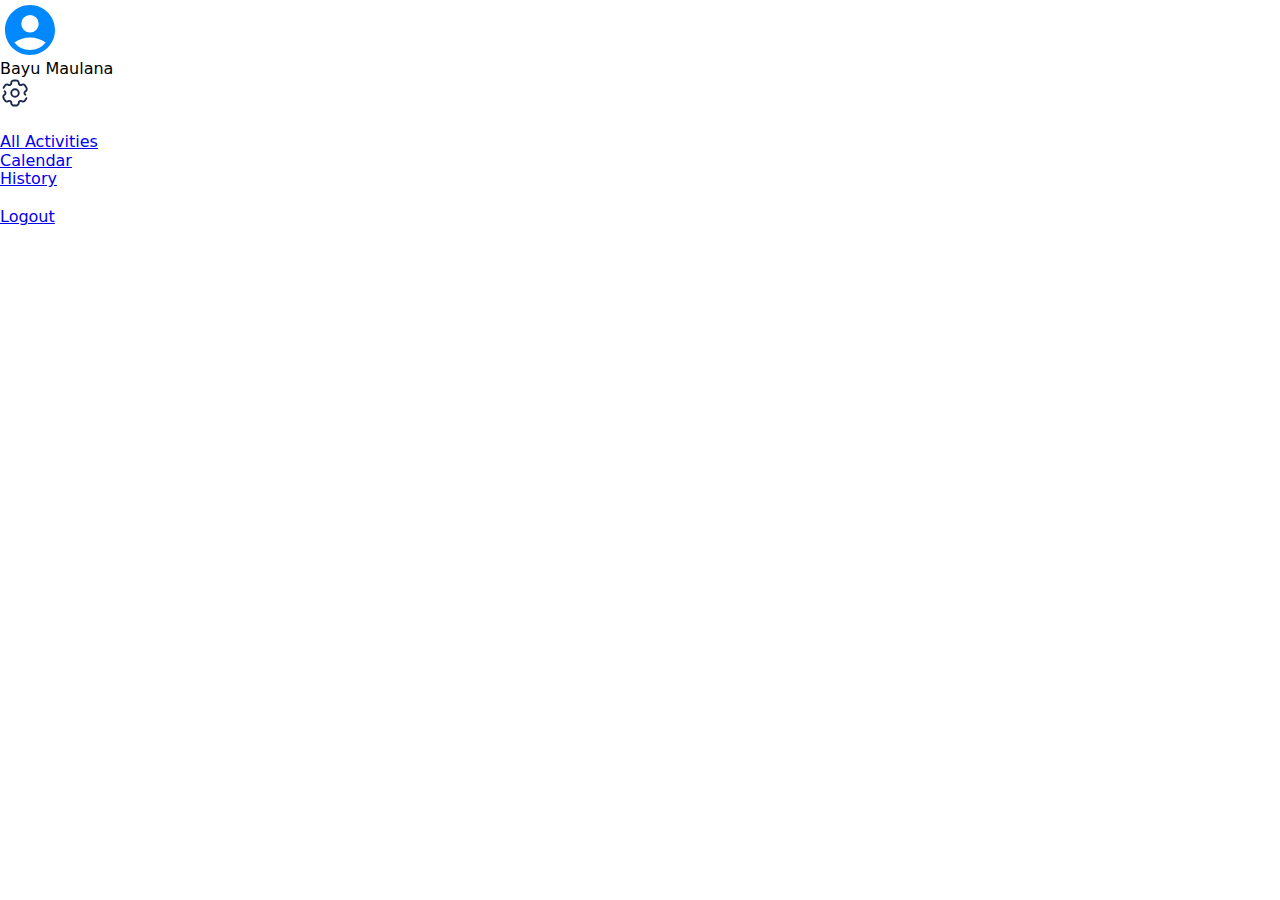
<file: calendar.html>
<!DOCTYPE html>
<html lang="en">

<head>
  <meta charset="UTF-8">
  <meta name="viewport" content="width=device-width, initial-scale=1.0">
  <title>Calendar</title>

  <!-- Google Fonts -->
  <link rel="preconnect" href="https://fonts.googleapis.com">
  <link rel="preconnect" href="https://fonts.gstatic.com" crossorigin>
  <link rel="preconnect" href="https://fonts.googleapis.com">
  <link rel="preconnect" href="https://fonts.gstatic.com" crossorigin>
  <link href="https://fonts.googleapis.com/css2?family=Outfit:wght@200;400;500;600;700&display=swap" rel="stylesheet">

  <link rel="stylesheet" href="assets/css/reset.css">
  <link rel="stylesheet" href="assets/css/dashboard.css">

  <script src="fullcalendar-6.1.9/dist/index.global.min.js"></script>
</head>

<body>
  <!-- Sidebar start -->
  <section class="sidebar">
    <!-- Hamburger Menur -->
    <div class="sidebar__hamburger" onclick="toggleSidebar()">
      <div></div>
      <div></div>
      <div></div>
    </div>
    <!-- Sidebar Profile -->
    <div class="sidebar__profile">
      <div class="sidebar__profile__account">
        <div class="sidebar__profile__account__avatar">
          <img src="assets/images/dashboard/avatar.svg" loading="lazy">
        </div>
        <p class="sidebar__profile__account__name">Bayu Maulana</p>
      </div>
      <div class="sidebar__profile__menu">
        <a href="#" class="settings">
          <img src="assets/images/dashboard/settings.svg">
        </a>
        <a href="#" class="notifications">
          <img src="assets/images/dashboard/notification.svg">
        </a>
      </div>
    </div>
    <div class="sidebar__menu">
      <nav class="sidebar__menu__list">
        <ul>
          <li><a href="#">All Activities</a></li>
          <li><a href="#">Calendar</a></li>
          <li><a href="#">History</a></li>
        </ul>
      </nav>
      <div class="sidebar__menu__logout">
        <a href="#"><span><img src="./assets/images/dashboard/logout.svg"></span>Logout</a>
      </div>
    </div>
  </section>
  <!-- Sidebar end -->

  <!-- Main start -->
  <main>
    <div id="calendar">
    </div>
  </main>
  <!-- Main end -->
  <style>
    #calendar {
      max-height: 95vh;
    }
  </style>
  <script type="js" src="./assets/js/dashboard.js"></script>
  <script src="./assets/js/calendar.js"></script>

</body>

</html>
</file>
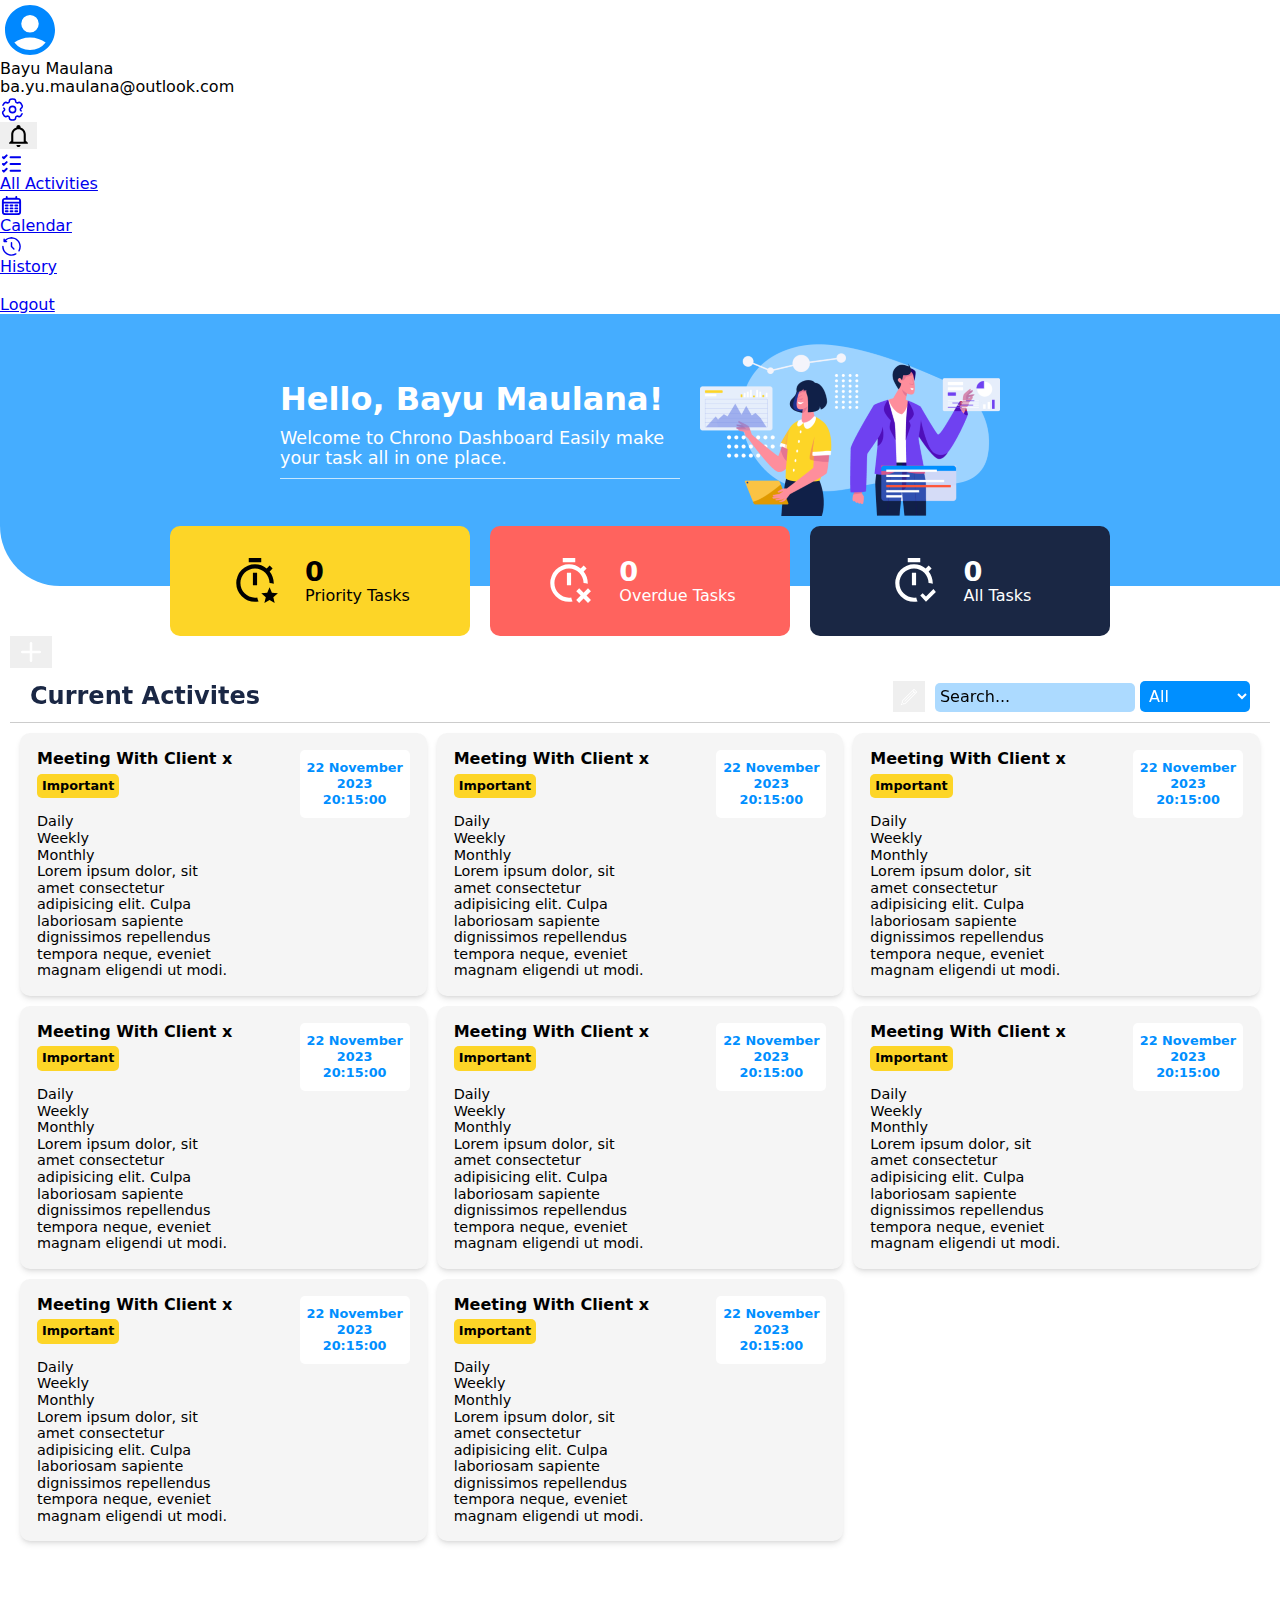
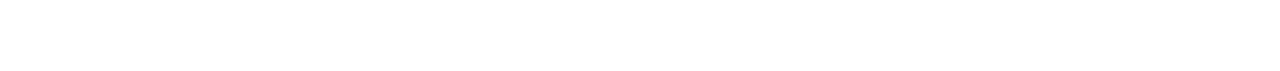
<file: dashboard.html>
<!DOCTYPE html>
<html lang="en">

<head>
  <meta charset="UTF-8">
  <meta name="viewport" content="width=device-width, initial-scale=1.0">
  <title>Dashboard</title>

  <!-- Google Fonts -->
  <link rel="preconnect" href="https://fonts.googleapis.com">
  <link rel="preconnect" href="https://fonts.gstatic.com" crossorigin>
  <link rel="preconnect" href="https://fonts.googleapis.com">
  <link rel="preconnect" href="https://fonts.gstatic.com" crossorigin>
  <link href="https://fonts.googleapis.com/css2?family=Outfit:wght@200;300;400;500;600;700&display=swap"
    rel="stylesheet">

  <link rel="stylesheet" href="assets/css/reset.css">
  <link rel="stylesheet" href="assets/css/dashboard.css">
</head>

<body>
  <!-- Sidebar start -->
  <section class="sidebar">
    <!-- Hamburger Menur -->
    <div class="sidebar__hamburger" onclick="toggleSidebar()">
      <div></div>
      <div></div>
      <div></div>
    </div>
    <!-- Sidebar Profile -->
    <div class="sidebar__profile">
      <div class="sidebar__profile__account">
        <div class="sidebar__profile__account__avatar">
          <img src="assets/images/dashboard/avatar.svg">
        </div>
        <div class="sidebar__profile__account__detail">
          <p class="sidebar__profile__account__detail-name">Bayu Maulana</p>
          <p class="sidebar__profile__account__detail-email">ba.yu.maulana@outlook.com</p>
        </div>
      </div>
      <div class="sidebar__profile__menu">
        <a href="#" class="settings">
          <svg width="25px" viewBox="0 0 24 24" fill="none" xmlns="http://www.w3.org/2000/svg">
            <g id="SVGRepo_bgCarrier" stroke-width="0"></g>
            <g id="SVGRepo_tracerCarrier" stroke-linecap="round" stroke-linejoin="round"></g>
            <g id="SVGRepo_iconCarrier">
              <circle cx="12" cy="12" r="3" stroke="currentColor" stroke-width="1.5"></circle>
              <path
                d="M3.66122 10.6392C4.13377 10.9361 4.43782 11.4419 4.43782 11.9999C4.43781 12.558 4.13376 13.0638 3.66122 13.3607C3.33966 13.5627 3.13248 13.7242 2.98508 13.9163C2.66217 14.3372 2.51966 14.869 2.5889 15.3949C2.64082 15.7893 2.87379 16.1928 3.33973 16.9999C3.80568 17.8069 4.03865 18.2104 4.35426 18.4526C4.77508 18.7755 5.30694 18.918 5.83284 18.8488C6.07287 18.8172 6.31628 18.7185 6.65196 18.5411C7.14544 18.2803 7.73558 18.2699 8.21895 18.549C8.70227 18.8281 8.98827 19.3443 9.00912 19.902C9.02332 20.2815 9.05958 20.5417 9.15224 20.7654C9.35523 21.2554 9.74458 21.6448 10.2346 21.8478C10.6022 22 11.0681 22 12 22C12.9319 22 13.3978 22 13.7654 21.8478C14.2554 21.6448 14.6448 21.2554 14.8478 20.7654C14.9404 20.5417 14.9767 20.2815 14.9909 19.9021C15.0117 19.3443 15.2977 18.8281 15.7811 18.549C16.2644 18.27 16.8545 18.2804 17.3479 18.5412C17.6837 18.7186 17.9271 18.8173 18.1671 18.8489C18.693 18.9182 19.2249 18.7756 19.6457 18.4527C19.9613 18.2106 20.1943 17.807 20.6603 17C20.8677 16.6407 21.029 16.3614 21.1486 16.1272M20.3387 13.3608C19.8662 13.0639 19.5622 12.5581 19.5621 12.0001C19.5621 11.442 19.8662 10.9361 20.3387 10.6392C20.6603 10.4372 20.8674 10.2757 21.0148 10.0836C21.3377 9.66278 21.4802 9.13092 21.411 8.60502C21.3591 8.2106 21.1261 7.80708 20.6601 7.00005C20.1942 6.19301 19.9612 5.7895 19.6456 5.54732C19.2248 5.22441 18.6929 5.0819 18.167 5.15113C17.927 5.18274 17.6836 5.2814 17.3479 5.45883C16.8544 5.71964 16.2643 5.73004 15.781 5.45096C15.2977 5.1719 15.0117 4.6557 14.9909 4.09803C14.9767 3.71852 14.9404 3.45835 14.8478 3.23463C14.6448 2.74458 14.2554 2.35523 13.7654 2.15224C13.3978 2 12.9319 2 12 2C11.0681 2 10.6022 2 10.2346 2.15224C9.74458 2.35523 9.35523 2.74458 9.15224 3.23463C9.05958 3.45833 9.02332 3.71848 9.00912 4.09794C8.98826 4.65566 8.70225 5.17191 8.21891 5.45096C7.73557 5.73002 7.14548 5.71959 6.65205 5.4588C6.31633 5.28136 6.0729 5.18269 5.83285 5.15108C5.30695 5.08185 4.77509 5.22436 4.35427 5.54727C4.03866 5.78945 3.80569 6.19297 3.33974 7C3.13231 7.35929 2.97105 7.63859 2.85138 7.87273"
                stroke="currentColor" stroke-width="1.5" stroke-linecap="round"></path>
            </g>
          </svg>
        </a>
        <button href="#" class="notifications">
          <svg width="25" viewBox="0 0 33 33" fill="none" xmlns="http://www.w3.org/2000/svg">
            <path
              d="M13.75 28.875H19.25C19.25 30.3875 18.0125 31.625 16.5 31.625C14.9875 31.625 13.75 30.3875 13.75 28.875ZM28.875 26.125V27.5H4.125V26.125L6.875 23.375V15.125C6.875 10.8625 9.625 7.15 13.75 5.9125V5.5C13.75 3.9875 14.9875 2.75 16.5 2.75C18.0125 2.75 19.25 3.9875 19.25 5.5V5.9125C23.375 7.15 26.125 10.8625 26.125 15.125V23.375L28.875 26.125ZM23.375 15.125C23.375 11.275 20.35 8.25 16.5 8.25C12.65 8.25 9.625 11.275 9.625 15.125V24.75H23.375V15.125Z"
              fill="currentColor" />
          </svg>
        </button>
      </div>
    </div>
    <div class="sidebar__menu">
      <nav class="sidebar__menu__list">
        <ul>
          <li>
            <a href="/dashboard.html" class="active">
              <svg width="23px" viewBox="0 0 24 24" fill="currentColor" xmlns="http://www.w3.org/2000/svg">
                <g id="SVGRepo_bgCarrier" stroke-width="0"></g>
                <g id="SVGRepo_tracerCarrier" stroke-linecap="round" stroke-linejoin="round"></g>
                <g id="SVGRepo_iconCarrier">
                  <path d="M11 19.5H21" stroke="currentColor" stroke-width="2" stroke-linecap="round"
                    stroke-linejoin="round"></path>
                  <path d="M11 12.5H21" stroke="currentColor" stroke-width="2" stroke-linecap="round"
                    stroke-linejoin="round"></path>
                  <path d="M11 5.5H21" stroke="currentColor" stroke-width="2" stroke-linecap="round"
                    stroke-linejoin="round"></path>
                  <path d="M3 5.5L4 6.5L7 3.5" stroke="currentColor" stroke-width="2" stroke-linecap="round"
                    stroke-linejoin="round">
                  </path>
                  <path d="M3 12.5L4 13.5L7 10.5" stroke="currentColor" stroke-width="2" stroke-linecap="round"
                    stroke-linejoin="round">
                  </path>
                  <path d="M3 19.5L4 20.5L7 17.5" stroke="currentColor" stroke-width="2" stroke-linecap="round"
                    stroke-linejoin="round">
                  </path>
                </g>
              </svg>
              All Activities
            </a>
          </li>
          <li>
            <a href="/calendar.html">
              <svg width="23px" viewBox="0 0 24 24" fill="none" xmlns="http://www.w3.org/2000/svg">
                <g id="SVGRepo_bgCarrier" stroke-width="0"></g>
                <g id="SVGRepo_tracerCarrier" stroke-linecap="round" stroke-linejoin="round"></g>
                <g id="SVGRepo_iconCarrier">
                  <path
                    d="M3 9H21M7 3V5M17 3V5M6 12H8M11 12H13M16 12H18M6 15H8M11 15H13M16 15H18M6 18H8M11 18H13M16 18H18M6.2 21H17.8C18.9201 21 19.4802 21 19.908 20.782C20.2843 20.5903 20.5903 20.2843 20.782 19.908C21 19.4802 21 18.9201 21 17.8V8.2C21 7.07989 21 6.51984 20.782 6.09202C20.5903 5.71569 20.2843 5.40973 19.908 5.21799C19.4802 5 18.9201 5 17.8 5H6.2C5.0799 5 4.51984 5 4.09202 5.21799C3.71569 5.40973 3.40973 5.71569 3.21799 6.09202C3 6.51984 3 7.07989 3 8.2V17.8C3 18.9201 3 19.4802 3.21799 19.908C3.40973 20.2843 3.71569 20.5903 4.09202 20.782C4.51984 21 5.07989 21 6.2 21Z"
                    stroke="currentColor" stroke-width="2" stroke-linecap="round"></path>
                </g>
              </svg>
              Calendar
            </a>
          </li>
          <li>
            <a href="/history.html">
              <svg width="23px" viewBox="0 0 24 24" fill="none" xmlns="http://www.w3.org/2000/svg">
                <g id="SVGRepo_bgCarrier" stroke-width="0"></g>
                <g id="SVGRepo_tracerCarrier" stroke-linecap="round" stroke-linejoin="round"></g>
                <g id="SVGRepo_iconCarrier">
                  <path d="M12 8V12L14.5 14.5" stroke="currentColor" stroke-width="1.5" stroke-linecap="round"
                    stroke-linejoin="round">
                  </path>
                  <path
                    d="M5.60423 5.60423L5.0739 5.0739V5.0739L5.60423 5.60423ZM4.33785 6.87061L3.58786 6.87438C3.58992 7.28564 3.92281 7.61853 4.33408 7.6206L4.33785 6.87061ZM6.87963 7.63339C7.29384 7.63547 7.63131 7.30138 7.63339 6.88717C7.63547 6.47296 7.30138 6.13549 6.88717 6.13341L6.87963 7.63339ZM5.07505 4.32129C5.07296 3.90708 4.7355 3.57298 4.32129 3.57506C3.90708 3.57715 3.57298 3.91462 3.57507 4.32882L5.07505 4.32129ZM3.75 12C3.75 11.5858 3.41421 11.25 3 11.25C2.58579 11.25 2.25 11.5858 2.25 12H3.75ZM16.8755 20.4452C17.2341 20.2378 17.3566 19.779 17.1492 19.4204C16.9418 19.0619 16.483 18.9393 16.1245 19.1468L16.8755 20.4452ZM19.1468 16.1245C18.9393 16.483 19.0619 16.9418 19.4204 17.1492C19.779 17.3566 20.2378 17.2341 20.4452 16.8755L19.1468 16.1245ZM5.14033 5.07126C4.84598 5.36269 4.84361 5.83756 5.13505 6.13191C5.42648 6.42626 5.90134 6.42862 6.19569 6.13719L5.14033 5.07126ZM18.8623 5.13786C15.0421 1.31766 8.86882 1.27898 5.0739 5.0739L6.13456 6.13456C9.33366 2.93545 14.5572 2.95404 17.8017 6.19852L18.8623 5.13786ZM5.0739 5.0739L3.80752 6.34028L4.86818 7.40094L6.13456 6.13456L5.0739 5.0739ZM4.33408 7.6206L6.87963 7.63339L6.88717 6.13341L4.34162 6.12062L4.33408 7.6206ZM5.08784 6.86684L5.07505 4.32129L3.57507 4.32882L3.58786 6.87438L5.08784 6.86684ZM12 3.75C16.5563 3.75 20.25 7.44365 20.25 12H21.75C21.75 6.61522 17.3848 2.25 12 2.25V3.75ZM12 20.25C7.44365 20.25 3.75 16.5563 3.75 12H2.25C2.25 17.3848 6.61522 21.75 12 21.75V20.25ZM16.1245 19.1468C14.9118 19.8483 13.5039 20.25 12 20.25V21.75C13.7747 21.75 15.4407 21.2752 16.8755 20.4452L16.1245 19.1468ZM20.25 12C20.25 13.5039 19.8483 14.9118 19.1468 16.1245L20.4452 16.8755C21.2752 15.4407 21.75 13.7747 21.75 12H20.25ZM6.19569 6.13719C7.68707 4.66059 9.73646 3.75 12 3.75V2.25C9.32542 2.25 6.90113 3.32791 5.14033 5.07126L6.19569 6.13719Z"
                    fill="currentColor"></path>
                </g>
              </svg>
              History
            </a>
          </li>
        </ul>
      </nav>
      <div class="sidebar__menu__logout">
        <a href="#"><span><img src="./assets/images/dashboard/logout.svg"></span>Logout</a>
      </div>
    </div>
  </section>
  <!-- Sidebar end -->

  <!-- Main start -->
  <main>
    <div class="banner">
      <div class="banner__text">
        <p class="banner__text-greeting">Hello, Bayu Maulana!</p>
        <p class="banner__text-description">Welcome to Chrono Dashboard Easily make your task all in one place.</p>
      </div>
      <div class="banner__image">
        <img src="assets/images/dashboard/hero.png">
      </div>
    </div>
    <div class="heading">
      <div class="heading__priority">
        <img src="assets/images/dashboard/timer-priority.svg">
        <div class="heading__priority__detail">
          <p class="heading__priority__detail-count">0</p>
          <p>Priority Tasks</p>
        </div>
      </div>
      <div class="heading__overdue">
        <img src="assets/images/dashboard/timer-overdue.svg">
        <div class="heading__overdue__detail">
          <p class="heading__overdue__detail-count">0</p>
          <p>Overdue Tasks</p>
        </div>
      </div>
      <div class="heading__all">
        <img src="assets/images/dashboard/timer-all.svg">
        <div class="heading__all__detail">
          <p class="heading__all__detail-count">0</p>
          <p>All Tasks</p>
        </div>
      </div>
    </div>
    <div class="activity">
      <button href="#" class="activity__add" title="add">
        <img src="./assets/images/dashboard/add.svg">
      </button>
      <div class="activity__heading">
        <p class="activity__heading-text">Current Activites</p>
        <div class="activity__heading-action">
          <button class="activity__heading-action-edit" onclick="toggleEdit()">
            <img src="./assets/images/dashboard/edit.svg">
          </button>
          <div class="activity__heading-action__find">
            <input class="search" type="text" placeholder="Search...">
            <select class="filter">
              <option value="all">All</option>
              <option value="important">Important</option>
              <option value="overdue">overdue</option>
            </select>
          </div>
        </div>
      </div>
      <div class="activity__content">
        <!-- <div class="activity__content__empty">
            <img src="./assets/images/dashboard/empty.svg">
            <p>No activities yet</p>
          </div> -->
        <div class="activity__content-item">
          <div class="activity__content-item__left">
            <p class="activity__content-item__left-title">Meeting With Client x</p>
            <p class="activity__content-item__left-priority">Important</p>
            <p class="activity__content-item__left-daily">Daily</p>
            <p class="activity__content-item__left-weekly">Weekly</p>
            <p class="activity__content-item__left-monthly">Monthly</p>
            <p class="activity__content-item__left-description">
              Lorem ipsum dolor, sit amet consectetur adipisicing elit. Culpa laboriosam sapiente dignissimos
              repellendus tempora neque, eveniet magnam eligendi ut modi.
            </p>
          </div>
          <div class="activity__content-item__right">
            <div class="activity__content-item__right-time">
              <p>22 November 2023</p>
              <p>20:15:00</p>
            </div>
            <div class="activity__content-item__right-action">
              <button class="activity__content-item__right-action-edit btn">
                <img src="./assets/images/dashboard/edit.svg">
              </button>
              <button class="activity__content-item__right-action-delete btn">
                <img src="./assets/images/dashboard/delete.svg">
              </button>
              <button class="activity__content-item__right-action-complete btn">
                <img src="./assets/images/dashboard/complete.svg">
              </button>
            </div>
          </div>
        </div>
        <div class="activity__content-item">
          <div class="activity__content-item__left">
            <p class="activity__content-item__left-title">Meeting With Client x</p>
            <p class="activity__content-item__left-priority">Important</p>
            <p class="activity__content-item__left-daily">Daily</p>
            <p class="activity__content-item__left-weekly">Weekly</p>
            <p class="activity__content-item__left-monthly">Monthly</p>
            <p class="activity__content-item__left-description">
              Lorem ipsum dolor, sit amet consectetur adipisicing elit. Culpa laboriosam sapiente dignissimos
              repellendus tempora neque, eveniet magnam eligendi ut modi.
            </p>
          </div>
          <div class="activity__content-item__right">
            <div class="activity__content-item__right-time">
              <p>22 November 2023</p>
              <p>20:15:00</p>
            </div>
            <div class="activity__content-item__right-action">
              <button class="activity__content-item__right-action-edit btn">
                <img src="./assets/images/dashboard/edit.svg">
              </button>
              <button class="activity__content-item__right-action-delete btn">
                <img src="./assets/images/dashboard/delete.svg">
              </button>
              <button class="activity__content-item__right-action-complete btn">
                <img src="./assets/images/dashboard/complete.svg">
              </button>
            </div>
          </div>
        </div>
        <div class="activity__content-item">
          <div class="activity__content-item__left">
            <p class="activity__content-item__left-title">Meeting With Client x</p>
            <p class="activity__content-item__left-priority">Important</p>
            <p class="activity__content-item__left-daily">Daily</p>
            <p class="activity__content-item__left-weekly">Weekly</p>
            <p class="activity__content-item__left-monthly">Monthly</p>
            <p class="activity__content-item__left-description">
              Lorem ipsum dolor, sit amet consectetur adipisicing elit. Culpa laboriosam sapiente dignissimos
              repellendus tempora neque, eveniet magnam eligendi ut modi.
            </p>
          </div>
          <div class="activity__content-item__right">
            <div class="activity__content-item__right-time">
              <p>22 November 2023</p>
              <p>20:15:00</p>
            </div>
            <div class="activity__content-item__right-action">
              <button class="activity__content-item__right-action-edit btn">
                <img src="./assets/images/dashboard/edit.svg">
              </button>
              <button class="activity__content-item__right-action-delete btn">
                <img src="./assets/images/dashboard/delete.svg">
              </button>
              <button class="activity__content-item__right-action-complete btn">
                <img src="./assets/images/dashboard/complete.svg">
              </button>
            </div>
          </div>
        </div>
        <div class="activity__content-item">
          <div class="activity__content-item__left">
            <p class="activity__content-item__left-title">Meeting With Client x</p>
            <p class="activity__content-item__left-priority">Important</p>
            <p class="activity__content-item__left-daily">Daily</p>
            <p class="activity__content-item__left-weekly">Weekly</p>
            <p class="activity__content-item__left-monthly">Monthly</p>
            <p class="activity__content-item__left-description">
              Lorem ipsum dolor, sit amet consectetur adipisicing elit. Culpa laboriosam sapiente dignissimos
              repellendus tempora neque, eveniet magnam eligendi ut modi.
            </p>
          </div>
          <div class="activity__content-item__right">
            <div class="activity__content-item__right-time">
              <p>22 November 2023</p>
              <p>20:15:00</p>
            </div>
            <div class="activity__content-item__right-action">
              <button class="activity__content-item__right-action-edit btn">
                <img src="./assets/images/dashboard/edit.svg">
              </button>
              <button class="activity__content-item__right-action-delete btn">
                <img src="./assets/images/dashboard/delete.svg">
              </button>
              <button class="activity__content-item__right-action-complete btn">
                <img src="./assets/images/dashboard/complete.svg">
              </button>
            </div>
          </div>
        </div>
        <div class="activity__content-item">
          <div class="activity__content-item__left">
            <p class="activity__content-item__left-title">Meeting With Client x</p>
            <p class="activity__content-item__left-priority">Important</p>
            <p class="activity__content-item__left-daily">Daily</p>
            <p class="activity__content-item__left-weekly">Weekly</p>
            <p class="activity__content-item__left-monthly">Monthly</p>
            <p class="activity__content-item__left-description">
              Lorem ipsum dolor, sit amet consectetur adipisicing elit. Culpa laboriosam sapiente dignissimos
              repellendus tempora neque, eveniet magnam eligendi ut modi.
            </p>
          </div>
          <div class="activity__content-item__right">
            <div class="activity__content-item__right-time">
              <p>22 November 2023</p>
              <p>20:15:00</p>
            </div>
            <div class="activity__content-item__right-action">
              <button class="activity__content-item__right-action-edit btn">
                <img src="./assets/images/dashboard/edit.svg">
              </button>
              <button class="activity__content-item__right-action-delete btn">
                <img src="./assets/images/dashboard/delete.svg">
              </button>
              <button class="activity__content-item__right-action-complete btn">
                <img src="./assets/images/dashboard/complete.svg">
              </button>
            </div>
          </div>
        </div>
        <div class="activity__content-item">
          <div class="activity__content-item__left">
            <p class="activity__content-item__left-title">Meeting With Client x</p>
            <p class="activity__content-item__left-priority">Important</p>
            <p class="activity__content-item__left-daily">Daily</p>
            <p class="activity__content-item__left-weekly">Weekly</p>
            <p class="activity__content-item__left-monthly">Monthly</p>
            <p class="activity__content-item__left-description">
              Lorem ipsum dolor, sit amet consectetur adipisicing elit. Culpa laboriosam sapiente dignissimos
              repellendus tempora neque, eveniet magnam eligendi ut modi.
            </p>
          </div>
          <div class="activity__content-item__right">
            <div class="activity__content-item__right-time">
              <p>22 November 2023</p>
              <p>20:15:00</p>
            </div>
            <div class="activity__content-item__right-action">
              <button class="activity__content-item__right-action-edit btn">
                <img src="./assets/images/dashboard/edit.svg">
              </button>
              <button class="activity__content-item__right-action-delete btn">
                <img src="./assets/images/dashboard/delete.svg">
              </button>
              <button class="activity__content-item__right-action-complete btn">
                <img src="./assets/images/dashboard/complete.svg">
              </button>
            </div>
          </div>
        </div>
        <div class="activity__content-item">
          <div class="activity__content-item__left">
            <p class="activity__content-item__left-title">Meeting With Client x</p>
            <p class="activity__content-item__left-priority">Important</p>
            <p class="activity__content-item__left-daily">Daily</p>
            <p class="activity__content-item__left-weekly">Weekly</p>
            <p class="activity__content-item__left-monthly">Monthly</p>
            <p class="activity__content-item__left-description">
              Lorem ipsum dolor, sit amet consectetur adipisicing elit. Culpa laboriosam sapiente dignissimos
              repellendus tempora neque, eveniet magnam eligendi ut modi.
            </p>
          </div>
          <div class="activity__content-item__right">
            <div class="activity__content-item__right-time">
              <p>22 November 2023</p>
              <p>20:15:00</p>
            </div>
            <div class="activity__content-item__right-action">
              <button class="activity__content-item__right-action-edit btn">
                <img src="./assets/images/dashboard/edit.svg">
              </button>
              <button class="activity__content-item__right-action-delete btn">
                <img src="./assets/images/dashboard/delete.svg">
              </button>
              <button class="activity__content-item__right-action-complete btn">
                <img src="./assets/images/dashboard/complete.svg">
              </button>
            </div>
          </div>
        </div>
        <div class="activity__content-item">
          <div class="activity__content-item__left">
            <p class="activity__content-item__left-title">Meeting With Client x</p>
            <p class="activity__content-item__left-priority">Important</p>
            <p class="activity__content-item__left-daily">Daily</p>
            <p class="activity__content-item__left-weekly">Weekly</p>
            <p class="activity__content-item__left-monthly">Monthly</p>
            <p class="activity__content-item__left-description">
              Lorem ipsum dolor, sit amet consectetur adipisicing elit. Culpa laboriosam sapiente dignissimos
              repellendus tempora neque, eveniet magnam eligendi ut modi.
            </p>
          </div>
          <div class="activity__content-item__right">
            <div class="activity__content-item__right-time">
              <p>22 November 2023</p>
              <p>20:15:00</p>
            </div>
            <div class="activity__content-item__right-action">
              <button class="activity__content-item__right-action-edit btn">
                <img src="./assets/images/dashboard/edit.svg">
              </button>
              <button class="activity__content-item__right-action-delete btn">
                <img src="./assets/images/dashboard/delete.svg">
              </button>
              <button class="activity__content-item__right-action-complete btn">
                <img src="./assets/images/dashboard/complete.svg">
              </button>
            </div>
          </div>
        </div>
      </div>
    </div>
  </main>
  <!-- Main end -->
  <script src="./assets/js/dashboard.js"></script>
</body>

</html>
</file>
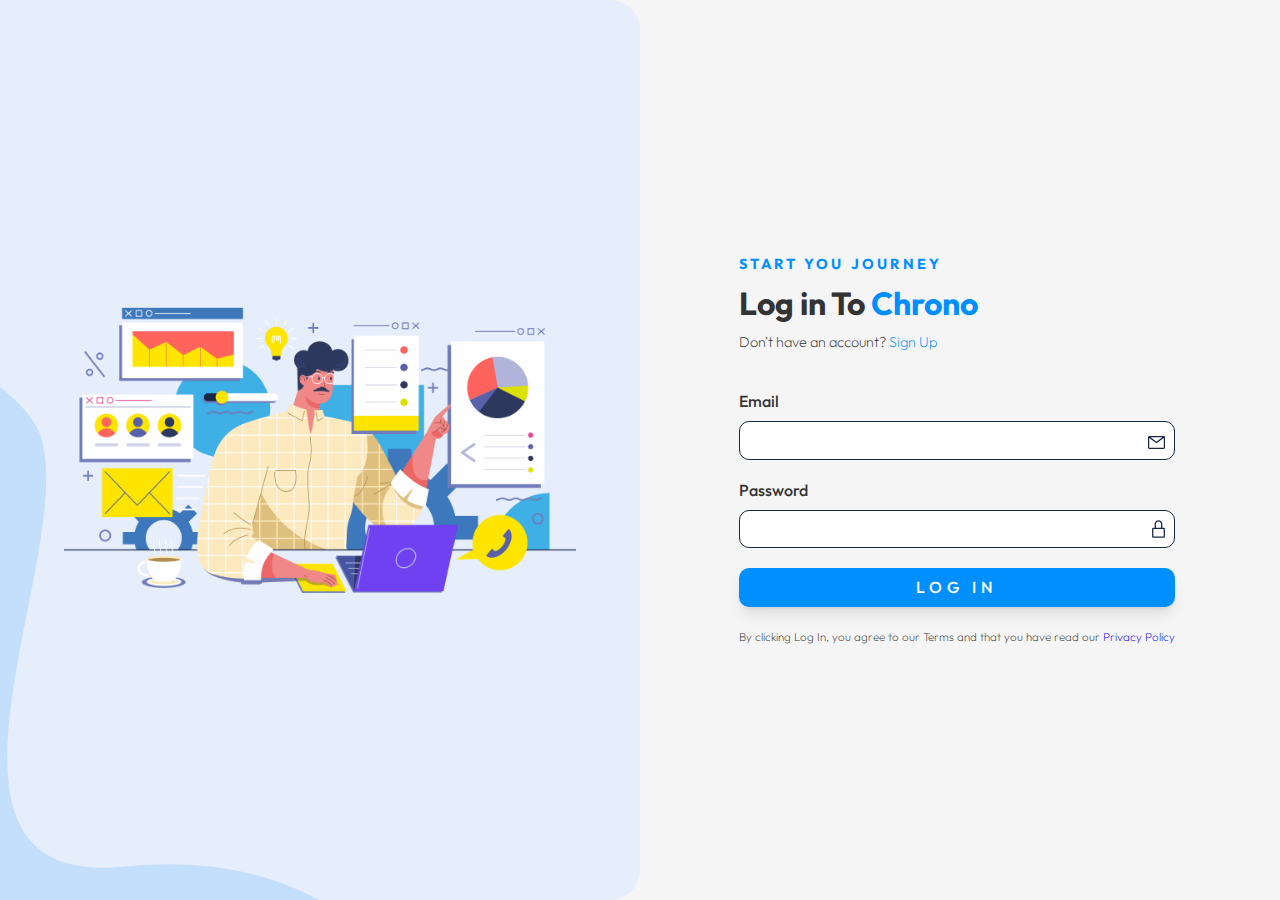
<file: sign-in.html>
<!DOCTYPE html>
<html lang="en">

<head>
    <meta charset="UTF-8">
    <meta name="viewport" content="width=device-width, initial-scale=1.0">
    <title>Sign-in</title>

    <!-- Google Fonts -->
    <link rel="preconnect" href="https://fonts.googleapis.com">
    <link rel="preconnect" href="https://fonts.gstatic.com" crossorigin>
    <link rel="preconnect" href="https://fonts.googleapis.com">
    <link rel="preconnect" href="https://fonts.gstatic.com" crossorigin>
    <link href="https://fonts.googleapis.com/css2?family=Outfit:wght@200;400;500;700&display=swap" rel="stylesheet">

    <!-- style -->
    <link rel="stylesheet" href="assets/css/reset.css">
    <link rel="stylesheet" href="assets/css/sign-in.css">
</head>

<body>
    <main>
        <div class="container">
            <aside id="illustration">
                <img src="assets/images/blob/login-left.svg" class="float left">
                <img src="assets/images/blob/login-right.svg" class="float right">
                <img src="assets/images/sign-in/illustration.png" class="signin-illustration">
            </aside>
            <section id="register">
                <div class="register-wrapper">
                    <p class="register">REGISTER NOW</p>
                    <h2>Sign up for <span>free</span></h2>
                    <p class="desc">Already have an account? <span class="login">Log In</span></p>
                    <form>
                        <label class="username">
                            Username
                            <div>
                                <input type="text" name="username">
                                <span class="user"><img src="assets/images/sign-in/user.svg" alt=""></span>
                            </div>
                        </label>
                        <label>
                            Email
                            <div>
                                <input type="email" name="email">
                                <span class="mail"><img src="assets/images/sign-in/mail.svg" alt=""></span>
                            </div>
                        </label>
                        <label>
                            Password
                            <div>
                                <input type="password" name="password">
                                <span class="lock"><img src="assets/images/sign-in/lock.svg" alt=""></span>
                            </div>
                        </label>
                        <button type="submit">SIGN UP</button>
                    </form>
                    <p class="policy"><small>By clicking Sign Up, you agree to our Terms and that you have read our <a
                                href="#">Privacy
                                Policy</a></small></p>
                </div>
            </section>
            <section id="login" class="hide">
                <div class="login-wrapper">
                    <p class="login">START YOU JOURNEY</p>
                    <h2>Log in To <span>Chrono</span></h2>
                    <p class="desc">Don't have an account? <span class="signup">Sign Up</span></p>
                    <form>
                        <label>
                            Email
                            <div>
                                <input type="email" name="email">
                                <span class="mail"><img src="assets/images/sign-in/mail.svg" alt=""></span>
                            </div>
                        </label>
                        <label>
                            Password
                            <div>
                                <input type="password" name="password">
                                <span class="lock"><img src="assets/images/sign-in/lock.svg" alt=""></span>
                            </div>
                        </label>
                        <button type="submit">LOG IN</button>
                    </form>
                    <p class="policy"><small>By clicking Log In, you agree to our Terms and that you have read our <a
                                href="#">Privacy
                                Policy</a></small></p>
                </div>
            </section>
        </div>
    </main>
    <script src="assets/js/sign-in.js"></script>
</body>

</html>
</file>
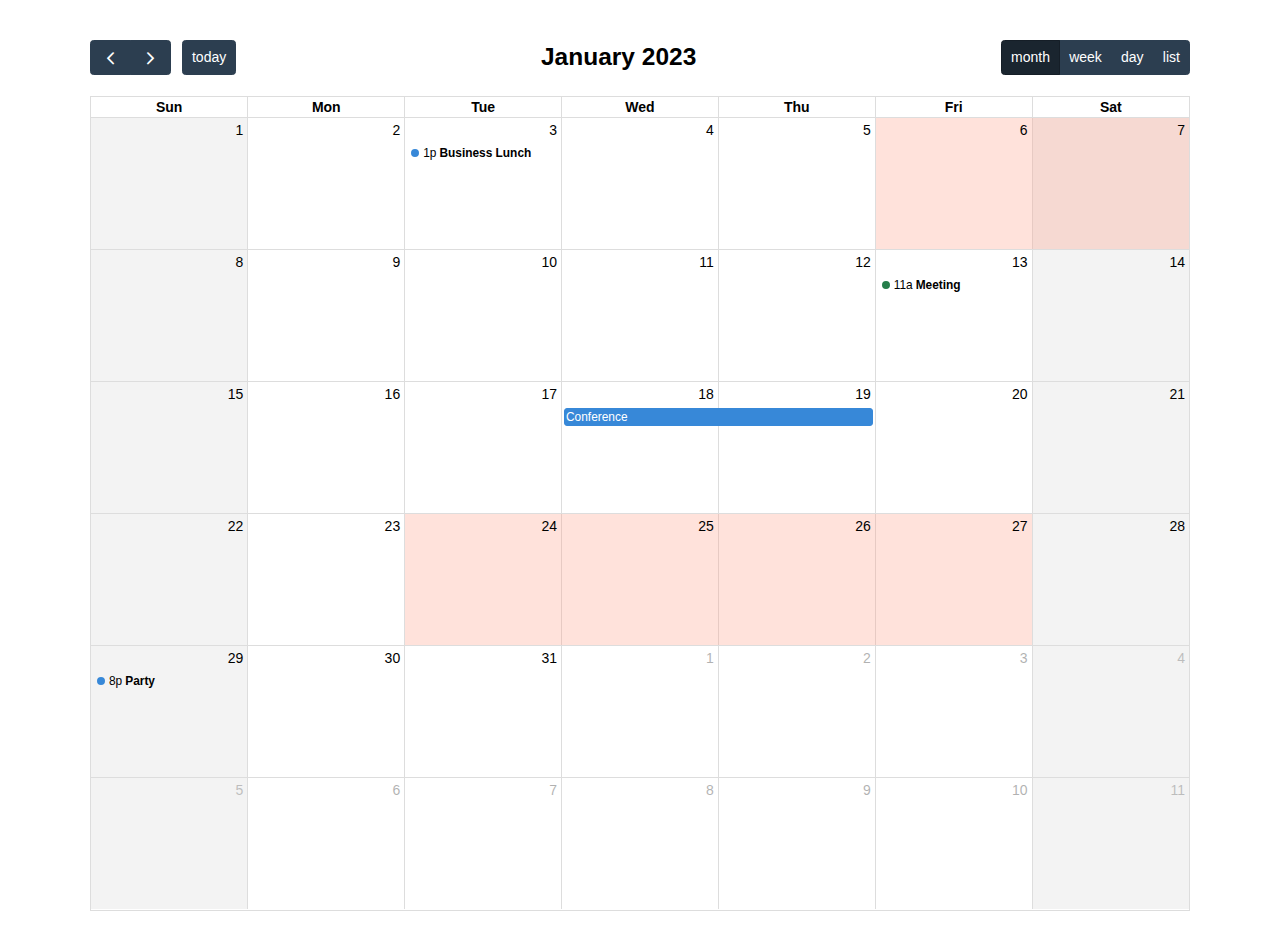
<file: fullcalendar-6.1.9/examples/background-events.html>
<!DOCTYPE html>
<html>
<head>
<meta charset='utf-8' />
<script src='../dist/index.global.js'></script>
<script>

  document.addEventListener('DOMContentLoaded', function() {
    var calendarEl = document.getElementById('calendar');

    var calendar = new FullCalendar.Calendar(calendarEl, {
      headerToolbar: {
        left: 'prev,next today',
        center: 'title',
        right: 'dayGridMonth,timeGridWeek,timeGridDay,listMonth'
      },
      initialDate: '2023-01-12',
      navLinks: true, // can click day/week names to navigate views
      businessHours: true, // display business hours
      editable: true,
      selectable: true,
      events: [
        {
          title: 'Business Lunch',
          start: '2023-01-03T13:00:00',
          constraint: 'businessHours'
        },
        {
          title: 'Meeting',
          start: '2023-01-13T11:00:00',
          constraint: 'availableForMeeting', // defined below
          color: '#257e4a'
        },
        {
          title: 'Conference',
          start: '2023-01-18',
          end: '2023-01-20'
        },
        {
          title: 'Party',
          start: '2023-01-29T20:00:00'
        },

        // areas where "Meeting" must be dropped
        {
          groupId: 'availableForMeeting',
          start: '2023-01-11T10:00:00',
          end: '2023-01-11T16:00:00',
          display: 'background'
        },
        {
          groupId: 'availableForMeeting',
          start: '2023-01-13T10:00:00',
          end: '2023-01-13T16:00:00',
          display: 'background'
        },

        // red areas where no events can be dropped
        {
          start: '2023-01-24',
          end: '2023-01-28',
          overlap: false,
          display: 'background',
          color: '#ff9f89'
        },
        {
          start: '2023-01-06',
          end: '2023-01-08',
          overlap: false,
          display: 'background',
          color: '#ff9f89'
        }
      ]
    });

    calendar.render();
  });

</script>
<style>

  body {
    margin: 40px 10px;
    padding: 0;
    font-family: Arial, Helvetica Neue, Helvetica, sans-serif;
    font-size: 14px;
  }

  #calendar {
    max-width: 1100px;
    margin: 0 auto;
  }

</style>
</head>
<body>

  <div id='calendar'></div>

</body>
</html>
</file>
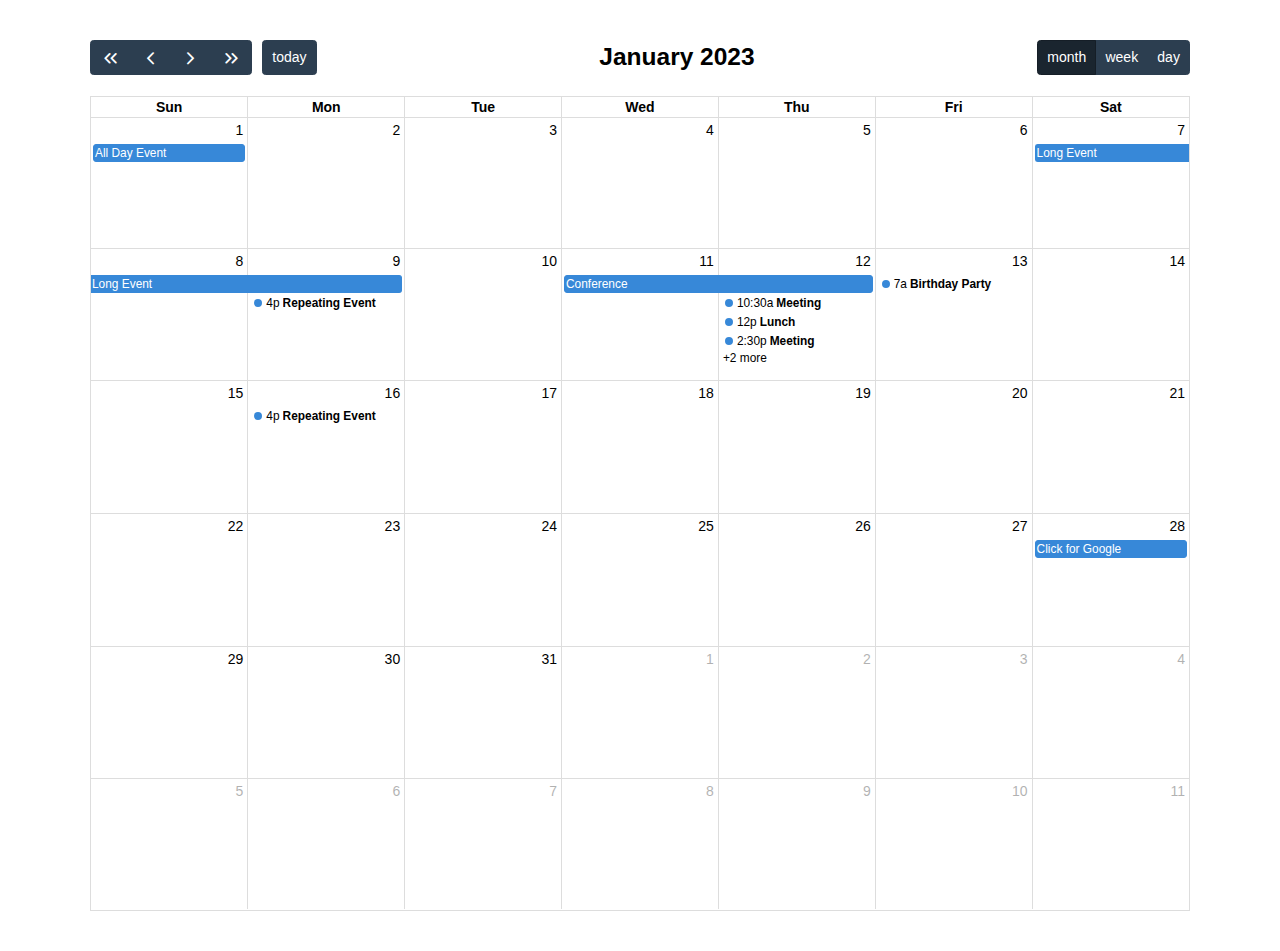
<file: fullcalendar-6.1.9/examples/daygrid-views.html>
<!DOCTYPE html>
<html>
<head>
<meta charset='utf-8' />
<script src='../dist/index.global.js'></script>
<script>

  document.addEventListener('DOMContentLoaded', function() {
    var calendarEl = document.getElementById('calendar');

    var calendar = new FullCalendar.Calendar(calendarEl, {
      headerToolbar: {
        left: 'prevYear,prev,next,nextYear today',
        center: 'title',
        right: 'dayGridMonth,dayGridWeek,dayGridDay'
      },
      initialDate: '2023-01-12',
      navLinks: true, // can click day/week names to navigate views
      editable: true,
      dayMaxEvents: true, // allow "more" link when too many events
      events: [
        {
          title: 'All Day Event',
          start: '2023-01-01'
        },
        {
          title: 'Long Event',
          start: '2023-01-07',
          end: '2023-01-10'
        },
        {
          groupId: 999,
          title: 'Repeating Event',
          start: '2023-01-09T16:00:00'
        },
        {
          groupId: 999,
          title: 'Repeating Event',
          start: '2023-01-16T16:00:00'
        },
        {
          title: 'Conference',
          start: '2023-01-11',
          end: '2023-01-13'
        },
        {
          title: 'Meeting',
          start: '2023-01-12T10:30:00',
          end: '2023-01-12T12:30:00'
        },
        {
          title: 'Lunch',
          start: '2023-01-12T12:00:00'
        },
        {
          title: 'Meeting',
          start: '2023-01-12T14:30:00'
        },
        {
          title: 'Happy Hour',
          start: '2023-01-12T17:30:00'
        },
        {
          title: 'Dinner',
          start: '2023-01-12T20:00:00'
        },
        {
          title: 'Birthday Party',
          start: '2023-01-13T07:00:00'
        },
        {
          title: 'Click for Google',
          url: 'http://google.com/',
          start: '2023-01-28'
        }
      ]
    });

    calendar.render();
  });

</script>
<style>

  body {
    margin: 40px 10px;
    padding: 0;
    font-family: Arial, Helvetica Neue, Helvetica, sans-serif;
    font-size: 14px;
  }

  #calendar {
    max-width: 1100px;
    margin: 0 auto;
  }

</style>
</head>
<body>

  <div id='calendar'></div>

</body>
</html>
</file>
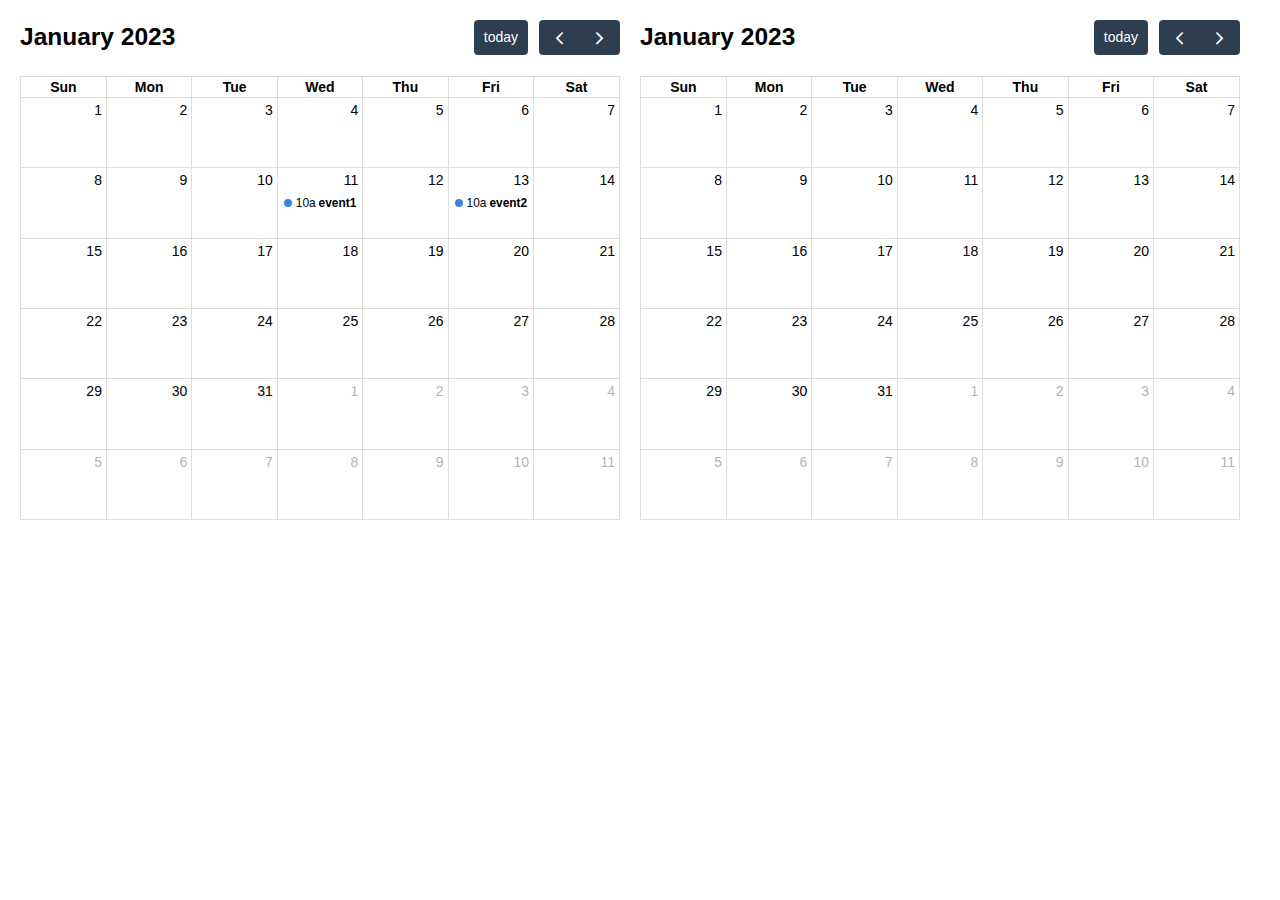
<file: fullcalendar-6.1.9/examples/external-dragging-2cals.html>
<!DOCTYPE html>
<html>
<head>
<meta charset='utf-8' />
<script src='../dist/index.global.js'></script>
<script>

  document.addEventListener('DOMContentLoaded', function() {
    var srcCalendarEl = document.getElementById('source-calendar');
    var destCalendarEl = document.getElementById('destination-calendar');

    var srcCalendar = new FullCalendar.Calendar(srcCalendarEl, {
      editable: true,
      initialDate: '2023-01-12',
      events: [
        {
          title: 'event1',
          start: '2023-01-11T10:00:00',
          end: '2023-01-11T16:00:00'
        },
        {
          title: 'event2',
          start: '2023-01-13T10:00:00',
          end: '2023-01-13T16:00:00'
        }
      ],
      eventLeave: function(info) {
        console.log('event left!', info.event);
      }
    });

    var destCalendar = new FullCalendar.Calendar(destCalendarEl, {
      initialDate: '2023-01-12',
      editable: true,
      droppable: true, // will let it receive events!
      eventReceive: function(info) {
        console.log('event received!', info.event);
      }
    });

    srcCalendar.render();
    destCalendar.render();
  });

</script>
<style>

  body {
    margin: 20px 0 0 20px;
    font-size: 14px;
    font-family: Arial, Helvetica Neue, Helvetica, sans-serif;
  }

  #source-calendar,
  #destination-calendar {
    float: left;
    width: 600px;
    margin: 0 20px 20px 0;
  }

</style>
</head>
<body>

  <div id='source-calendar'></div>
  <div id='destination-calendar'></div>

</body>
</html>
</file>
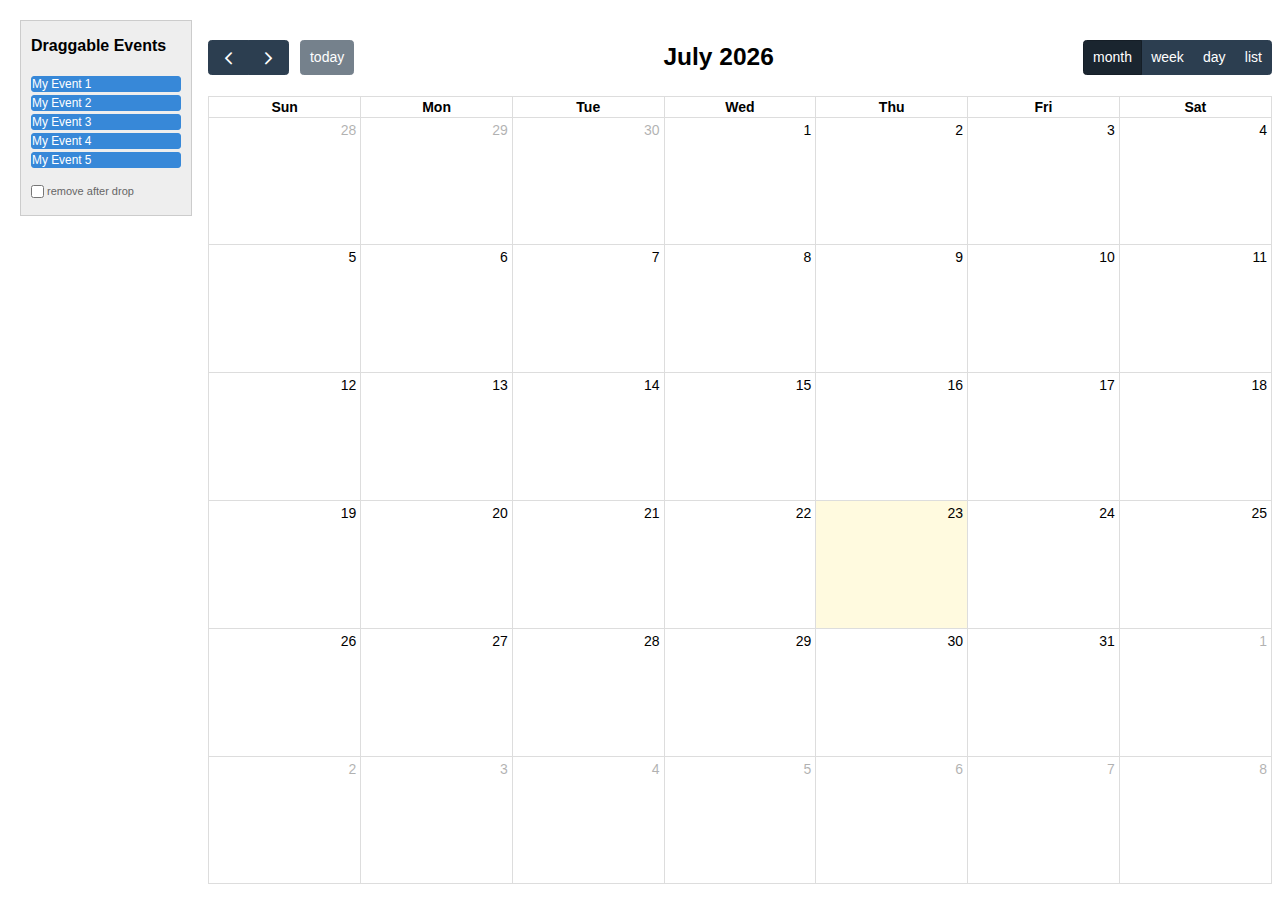
<file: fullcalendar-6.1.9/examples/external-dragging-builtin.html>
<!DOCTYPE html>
<html>
<head>
<meta charset='utf-8' />
<script src='../dist/index.global.js'></script>
<script>

  document.addEventListener('DOMContentLoaded', function() {

    /* initialize the external events
    -----------------------------------------------------------------*/

    var containerEl = document.getElementById('external-events-list');
    new FullCalendar.Draggable(containerEl, {
      itemSelector: '.fc-event',
      eventData: function(eventEl) {
        return {
          title: eventEl.innerText.trim()
        }
      }
    });

    //// the individual way to do it
    // var containerEl = document.getElementById('external-events-list');
    // var eventEls = Array.prototype.slice.call(
    //   containerEl.querySelectorAll('.fc-event')
    // );
    // eventEls.forEach(function(eventEl) {
    //   new FullCalendar.Draggable(eventEl, {
    //     eventData: {
    //       title: eventEl.innerText.trim(),
    //     }
    //   });
    // });

    /* initialize the calendar
    -----------------------------------------------------------------*/

    var calendarEl = document.getElementById('calendar');
    var calendar = new FullCalendar.Calendar(calendarEl, {
      headerToolbar: {
        left: 'prev,next today',
        center: 'title',
        right: 'dayGridMonth,timeGridWeek,timeGridDay,listWeek'
      },
      editable: true,
      droppable: true, // this allows things to be dropped onto the calendar
      drop: function(arg) {
        // is the "remove after drop" checkbox checked?
        if (document.getElementById('drop-remove').checked) {
          // if so, remove the element from the "Draggable Events" list
          arg.draggedEl.parentNode.removeChild(arg.draggedEl);
        }
      }
    });
    calendar.render();

  });

</script>
<style>

  body {
    margin-top: 40px;
    font-size: 14px;
    font-family: Arial, Helvetica Neue, Helvetica, sans-serif;
  }

  #external-events {
    position: fixed;
    left: 20px;
    top: 20px;
    width: 150px;
    padding: 0 10px;
    border: 1px solid #ccc;
    background: #eee;
    text-align: left;
  }

  #external-events h4 {
    font-size: 16px;
    margin-top: 0;
    padding-top: 1em;
  }

  #external-events .fc-event {
    margin: 3px 0;
    cursor: move;
  }

  #external-events p {
    margin: 1.5em 0;
    font-size: 11px;
    color: #666;
  }

  #external-events p input {
    margin: 0;
    vertical-align: middle;
  }

  #calendar-wrap {
    margin-left: 200px;
  }

  #calendar {
    max-width: 1100px;
    margin: 0 auto;
  }

</style>
</head>
<body>
  <div id='wrap'>

    <div id='external-events'>
      <h4>Draggable Events</h4>

      <div id='external-events-list'>
        <div class='fc-event fc-h-event fc-daygrid-event fc-daygrid-block-event'>
          <div class='fc-event-main'>My Event 1</div>
        </div>
        <div class='fc-event fc-h-event fc-daygrid-event fc-daygrid-block-event'>
          <div class='fc-event-main'>My Event 2</div>
        </div>
        <div class='fc-event fc-h-event fc-daygrid-event fc-daygrid-block-event'>
          <div class='fc-event-main'>My Event 3</div>
        </div>
        <div class='fc-event fc-h-event fc-daygrid-event fc-daygrid-block-event'>
          <div class='fc-event-main'>My Event 4</div>
        </div>
        <div class='fc-event fc-h-event fc-daygrid-event fc-daygrid-block-event'>
          <div class='fc-event-main'>My Event 5</div>
        </div>
      </div>

      <p>
        <input type='checkbox' id='drop-remove' />
        <label for='drop-remove'>remove after drop</label>
      </p>
    </div>

    <div id='calendar-wrap'>
      <div id='calendar'></div>
    </div>

  </div>
</body>
</html>
</file>
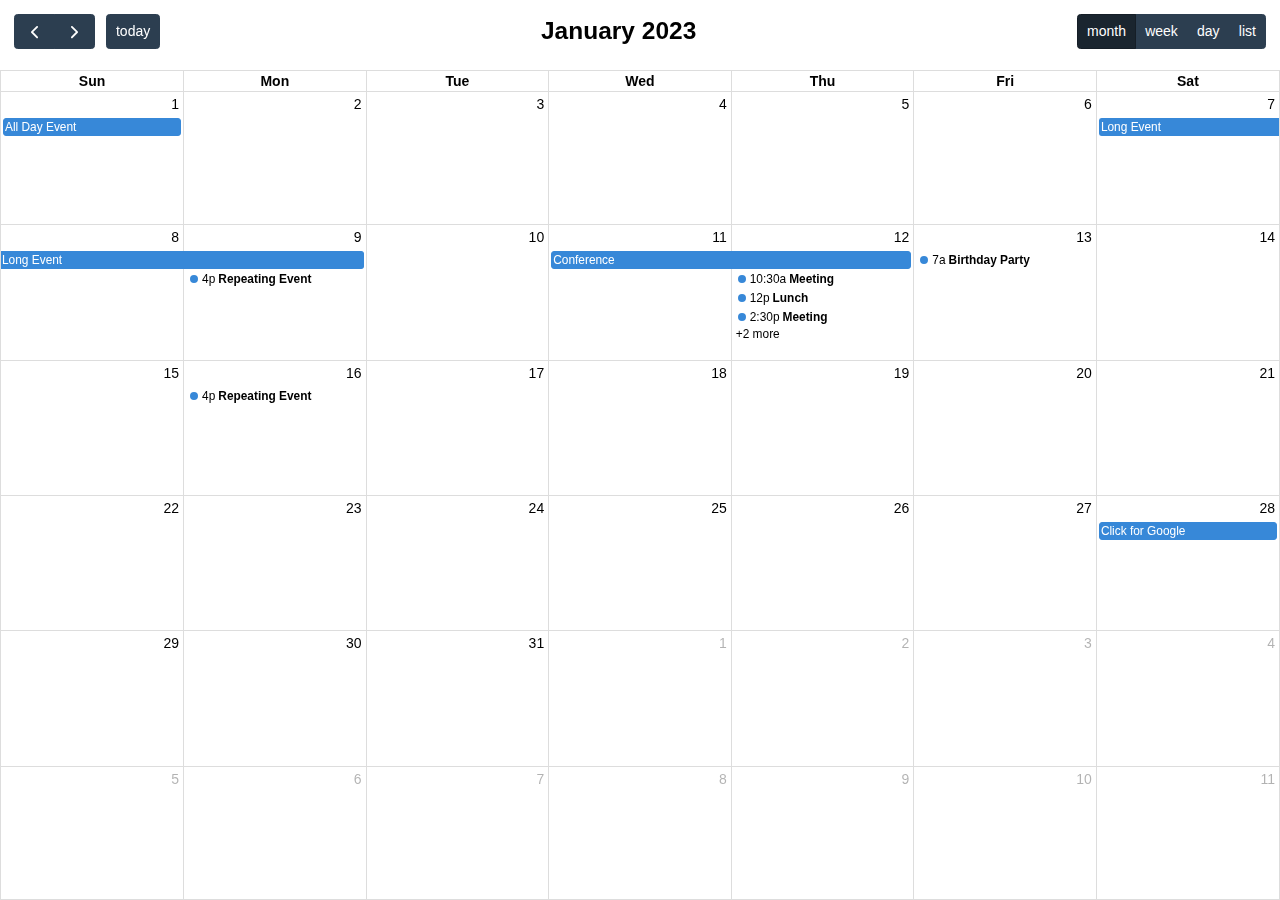
<file: fullcalendar-6.1.9/examples/full-height.html>
<!DOCTYPE html>
<html>
<head>
<meta charset='utf-8' />
<script src='../dist/index.global.js'></script>
<script>

  document.addEventListener('DOMContentLoaded', function() {
    var calendarEl = document.getElementById('calendar');

    var calendar = new FullCalendar.Calendar(calendarEl, {
      height: '100%',
      expandRows: true,
      slotMinTime: '08:00',
      slotMaxTime: '20:00',
      headerToolbar: {
        left: 'prev,next today',
        center: 'title',
        right: 'dayGridMonth,timeGridWeek,timeGridDay,listWeek'
      },
      initialView: 'dayGridMonth',
      initialDate: '2023-01-12',
      navLinks: true, // can click day/week names to navigate views
      editable: true,
      selectable: true,
      nowIndicator: true,
      dayMaxEvents: true, // allow "more" link when too many events
      events: [
        {
          title: 'All Day Event',
          start: '2023-01-01',
        },
        {
          title: 'Long Event',
          start: '2023-01-07',
          end: '2023-01-10'
        },
        {
          groupId: 999,
          title: 'Repeating Event',
          start: '2023-01-09T16:00:00'
        },
        {
          groupId: 999,
          title: 'Repeating Event',
          start: '2023-01-16T16:00:00'
        },
        {
          title: 'Conference',
          start: '2023-01-11',
          end: '2023-01-13'
        },
        {
          title: 'Meeting',
          start: '2023-01-12T10:30:00',
          end: '2023-01-12T12:30:00'
        },
        {
          title: 'Lunch',
          start: '2023-01-12T12:00:00'
        },
        {
          title: 'Meeting',
          start: '2023-01-12T14:30:00'
        },
        {
          title: 'Happy Hour',
          start: '2023-01-12T17:30:00'
        },
        {
          title: 'Dinner',
          start: '2023-01-12T20:00:00'
        },
        {
          title: 'Birthday Party',
          start: '2023-01-13T07:00:00'
        },
        {
          title: 'Click for Google',
          url: 'http://google.com/',
          start: '2023-01-28'
        }
      ]
    });

    calendar.render();
  });

</script>
<style>

  html, body {
    overflow: hidden; /* don't do scrollbars */
    font-family: Arial, Helvetica Neue, Helvetica, sans-serif;
    font-size: 14px;
  }

  #calendar-container {
    position: fixed;
    top: 0;
    left: 0;
    right: 0;
    bottom: 0;
  }

  .fc-header-toolbar {
    /*
    the calendar will be butting up against the edges,
    but let's scoot in the header's buttons
    */
    padding-top: 1em;
    padding-left: 1em;
    padding-right: 1em;
  }

</style>
</head>
<body>

  <div id='calendar-container'>
    <div id='calendar'></div>
  </div>

</body>
</html>
</file>
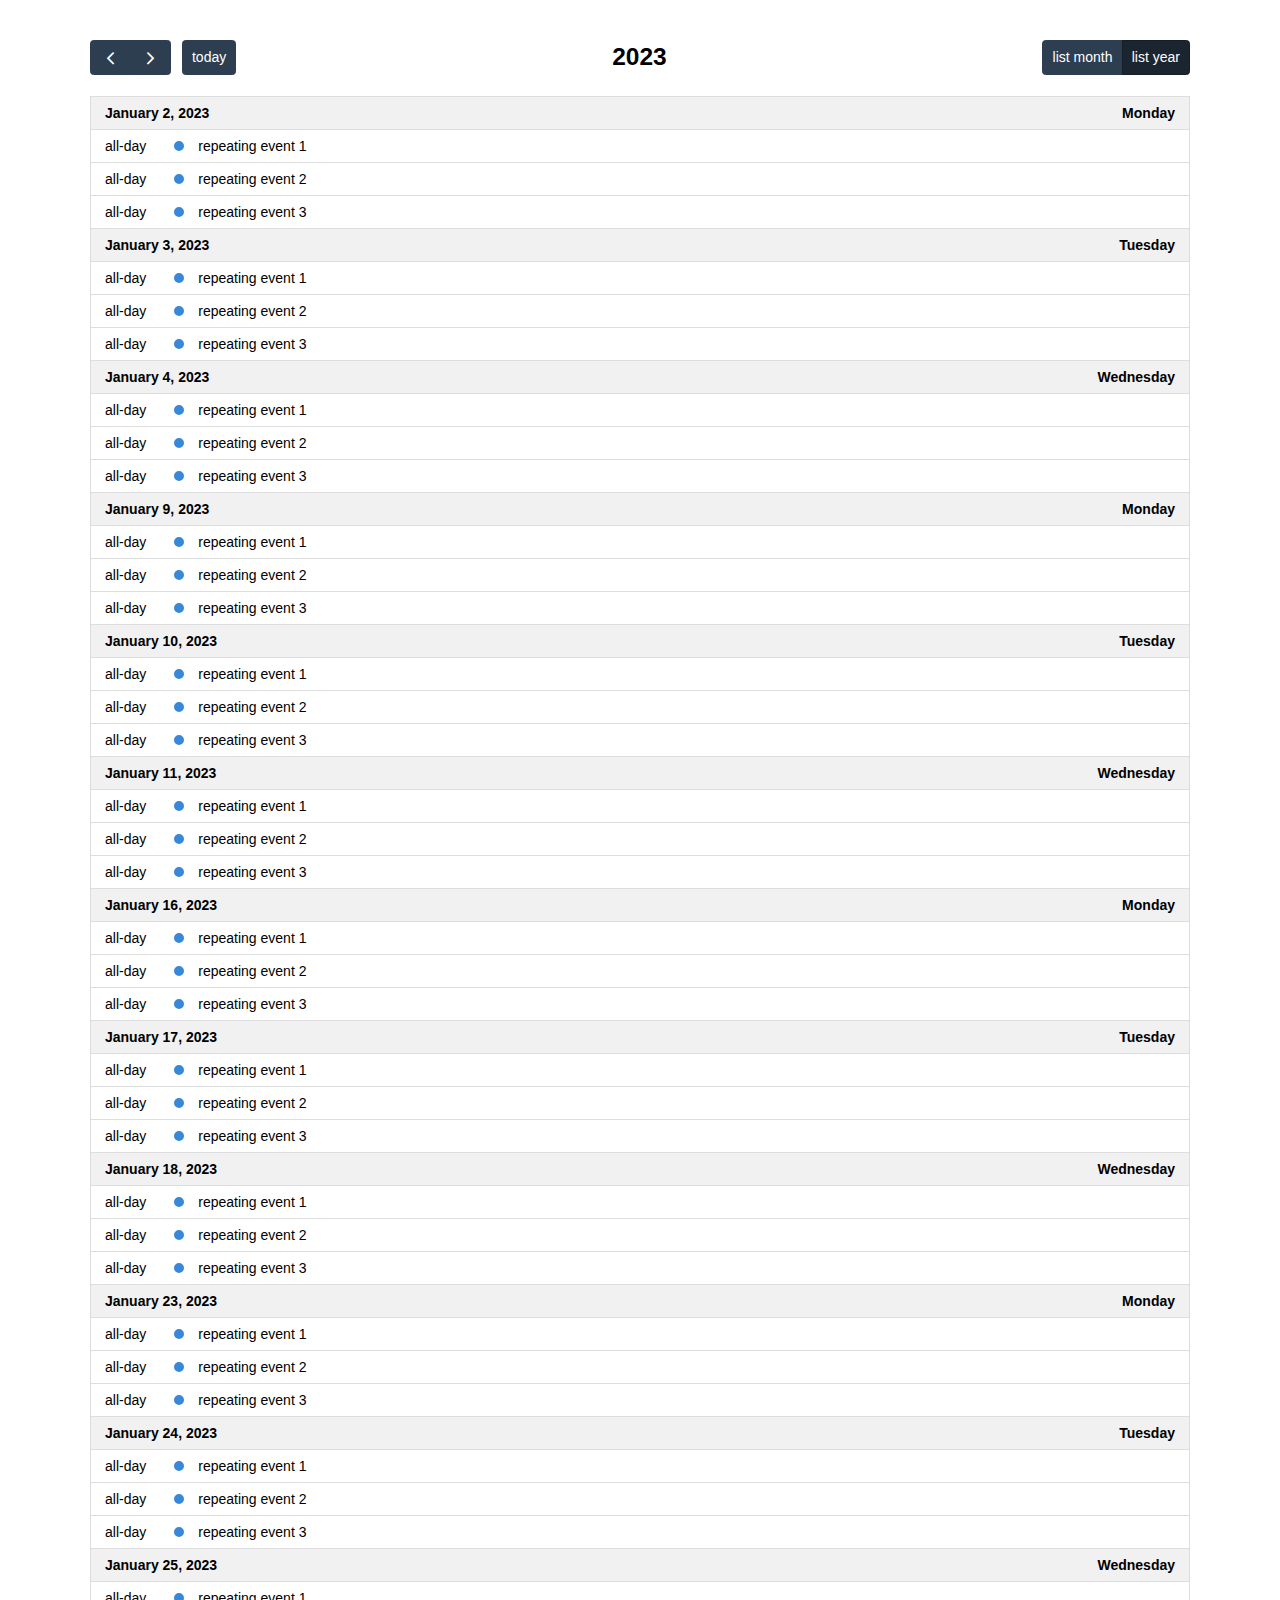
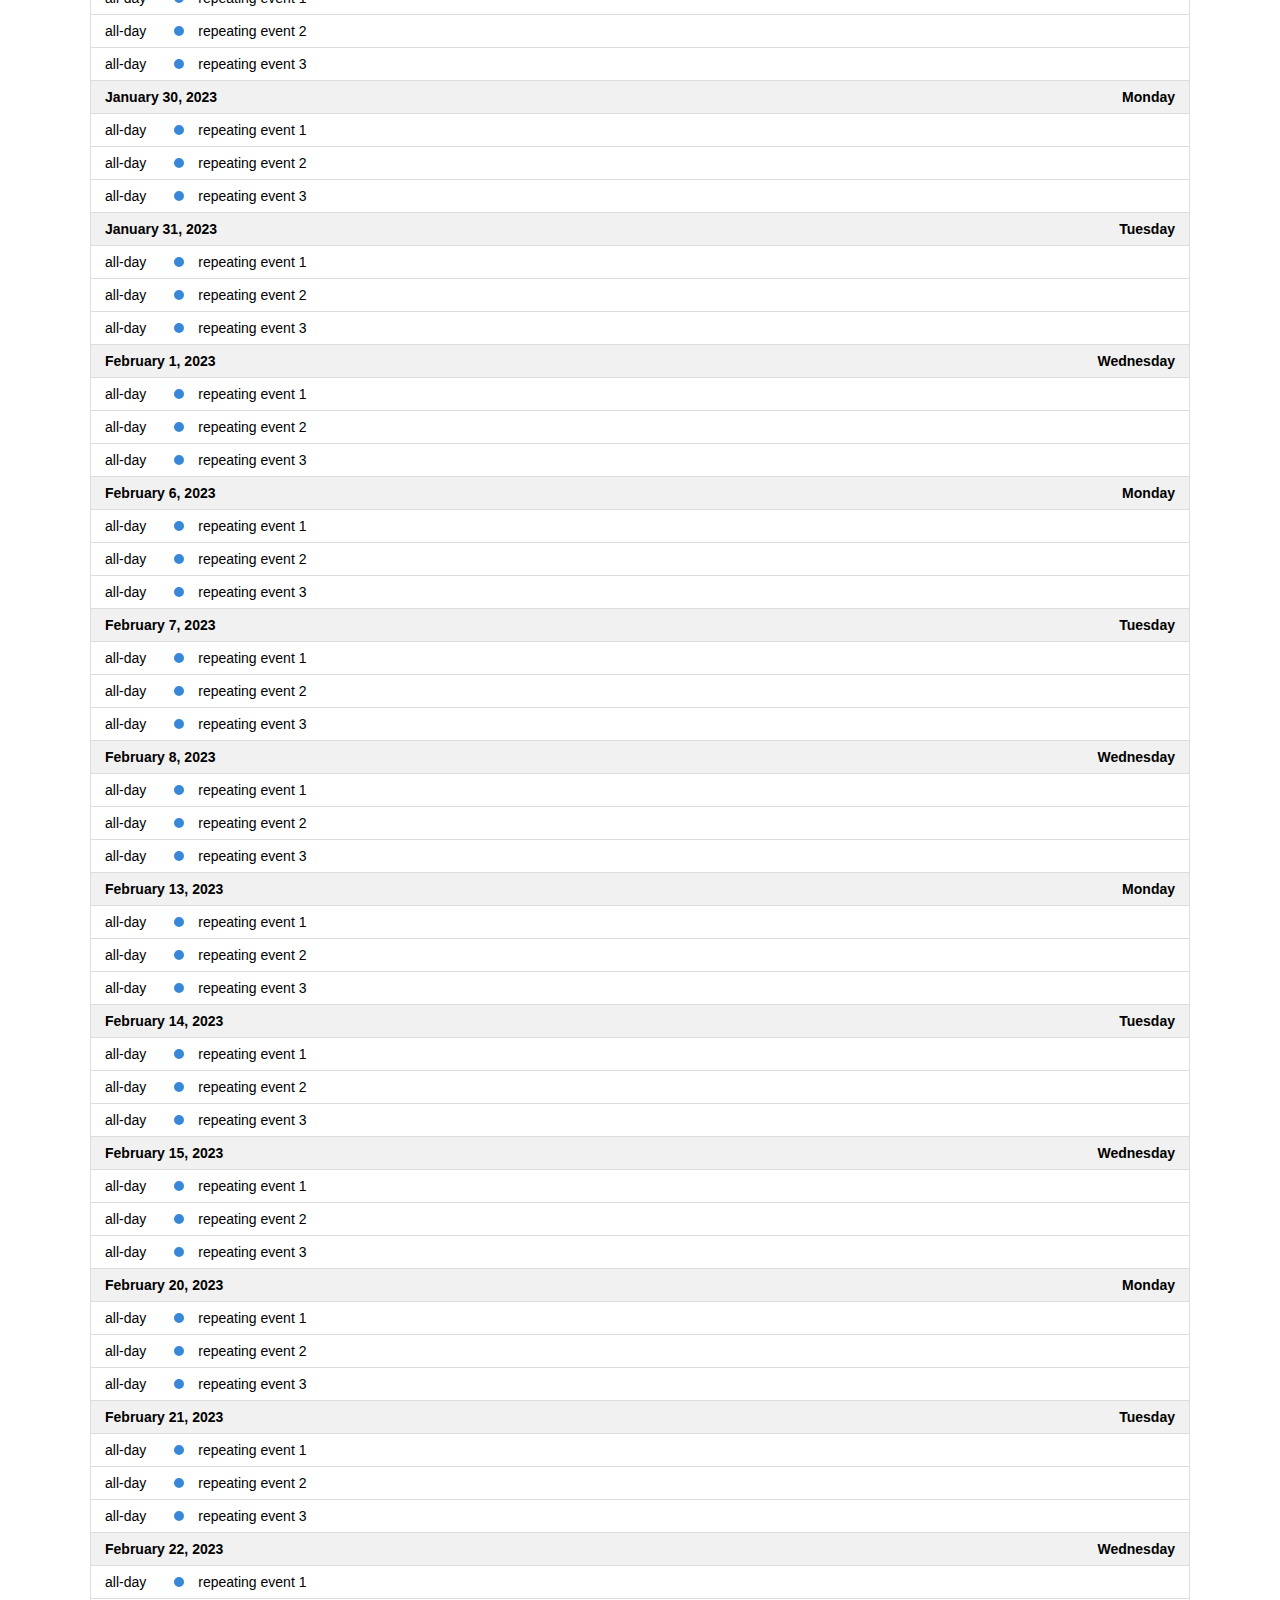
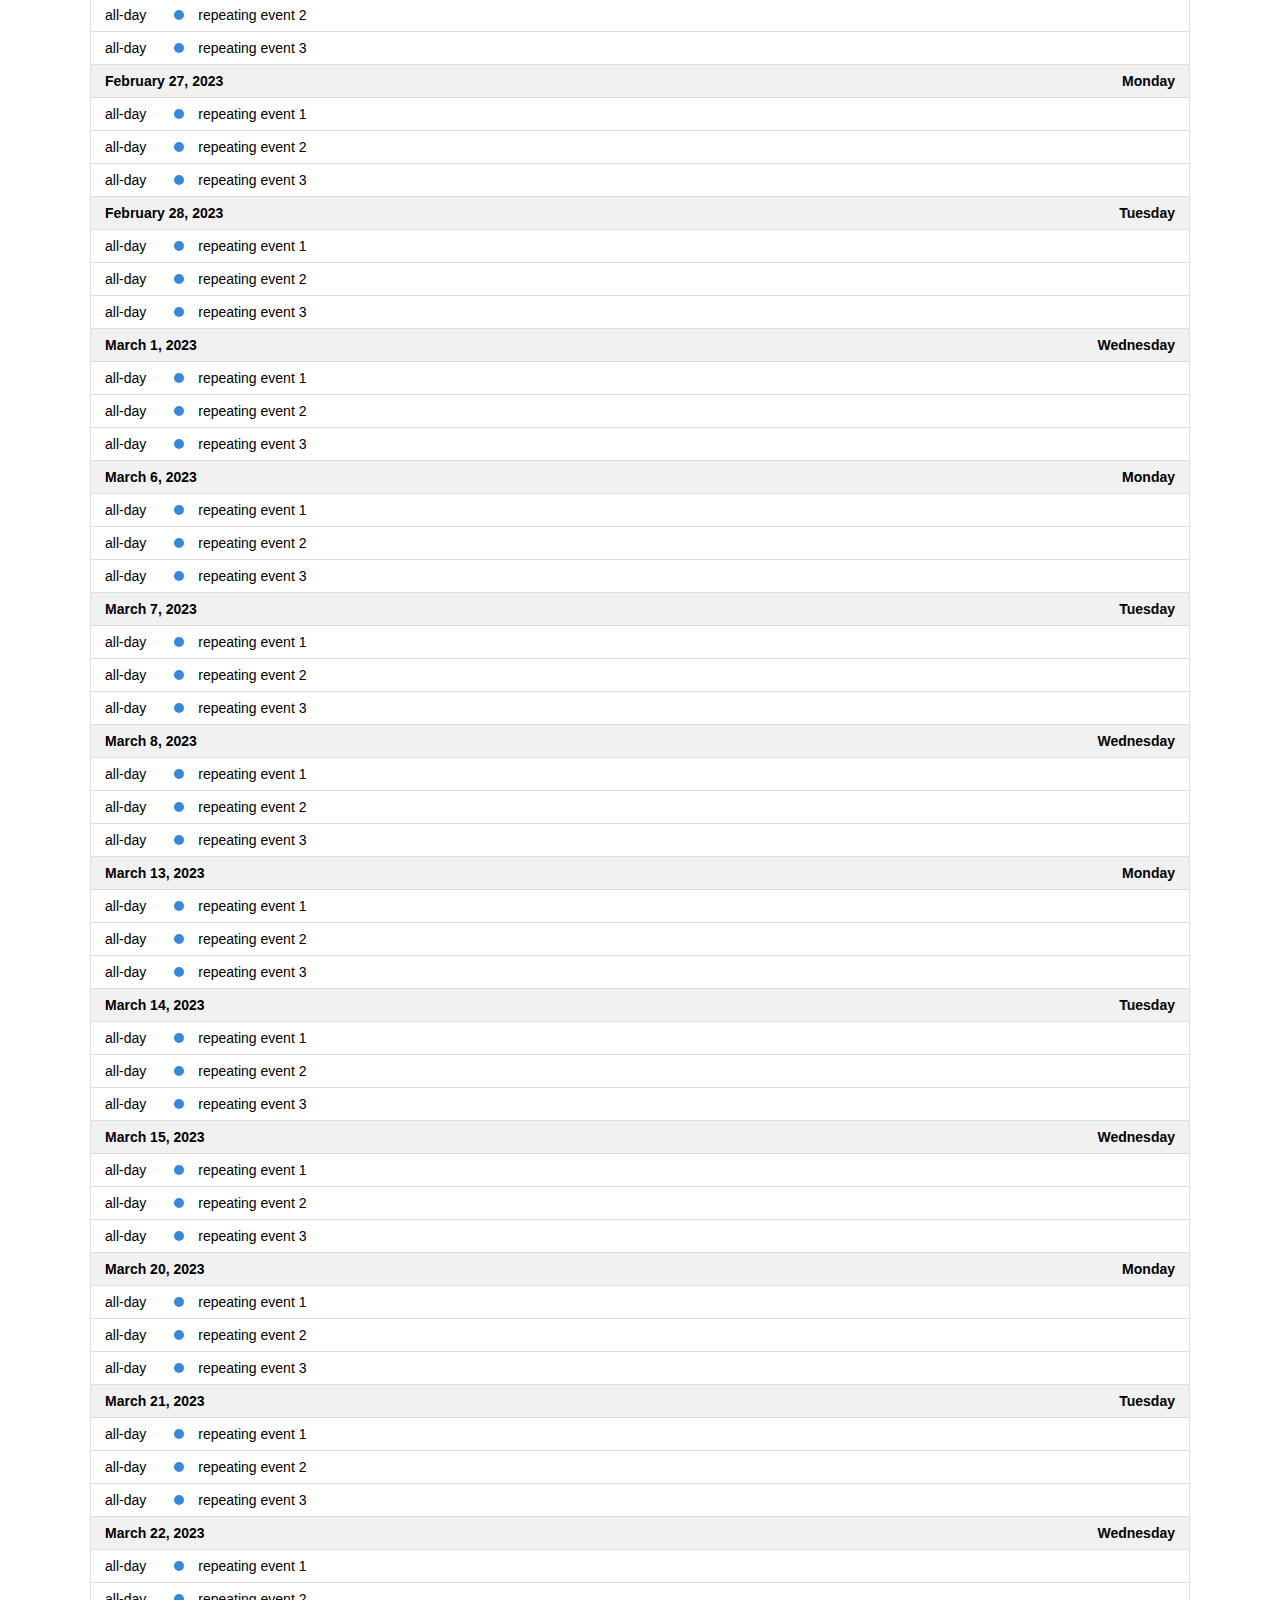
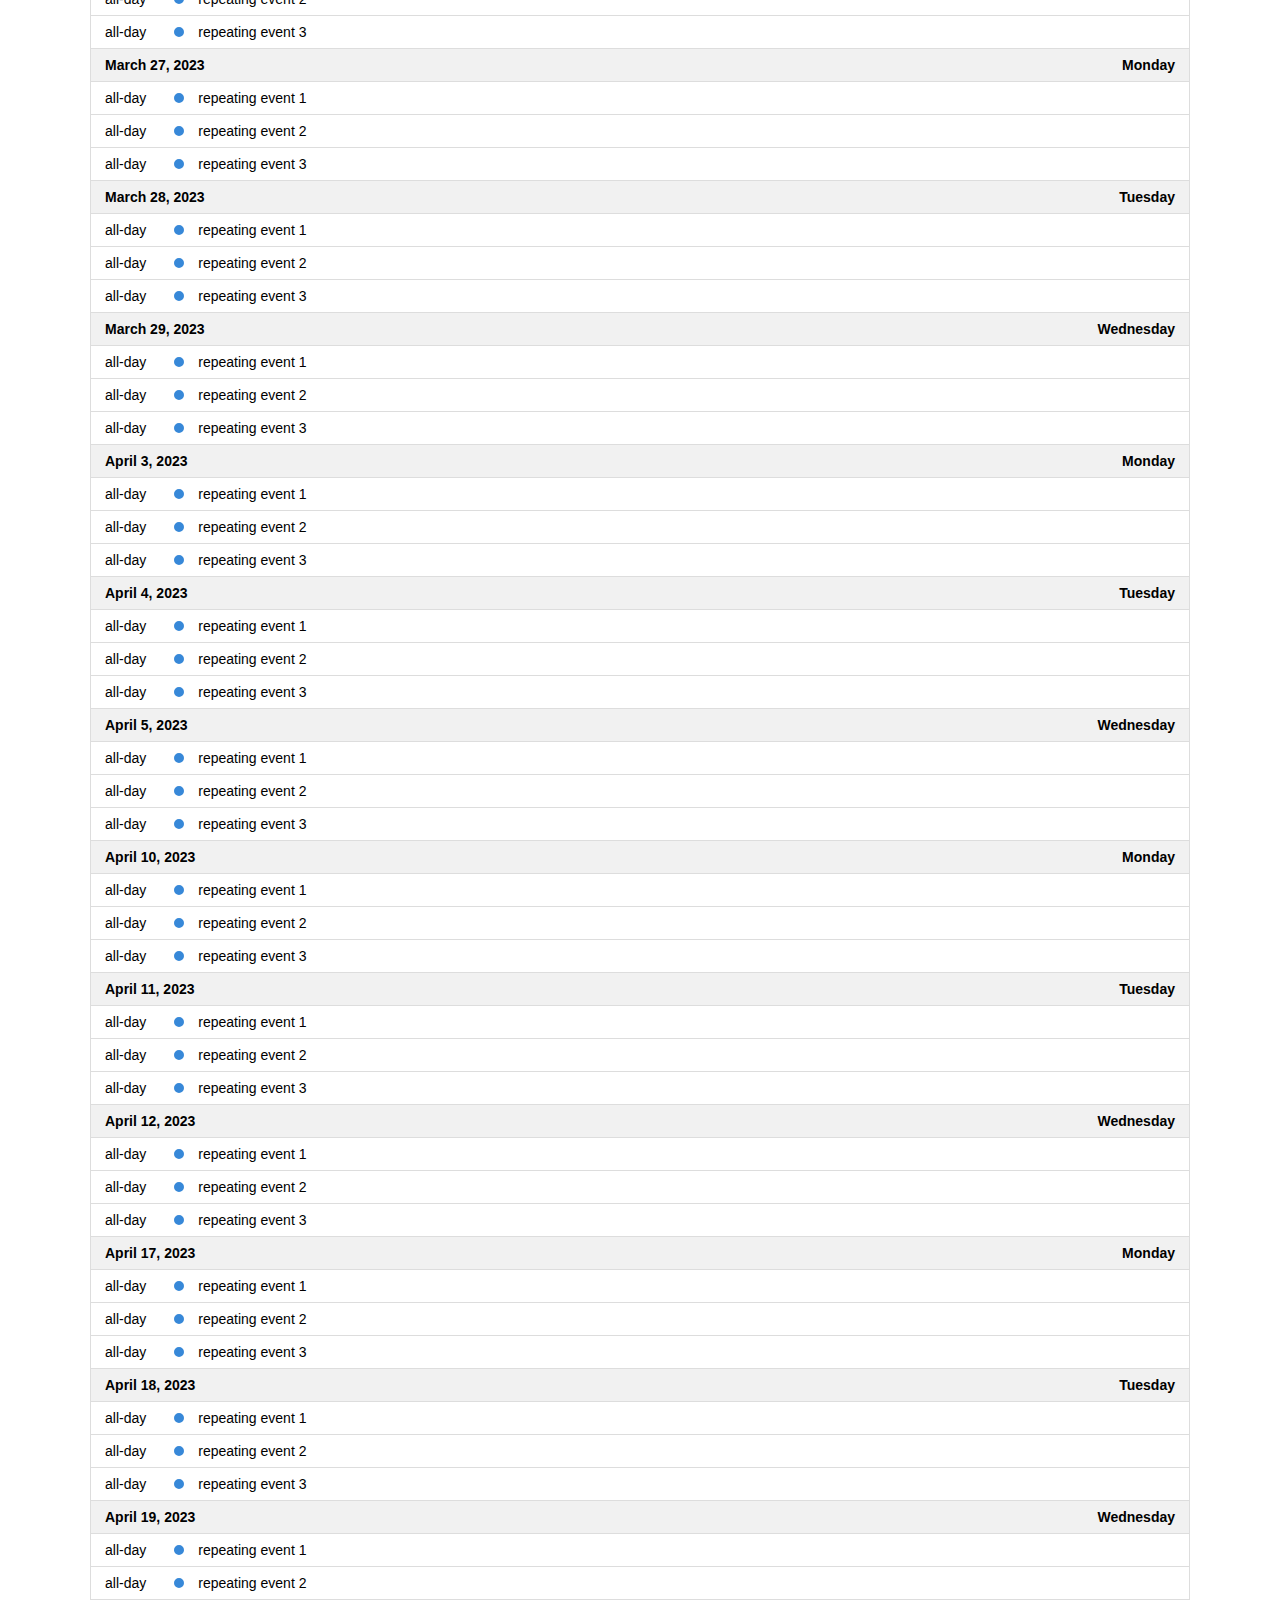
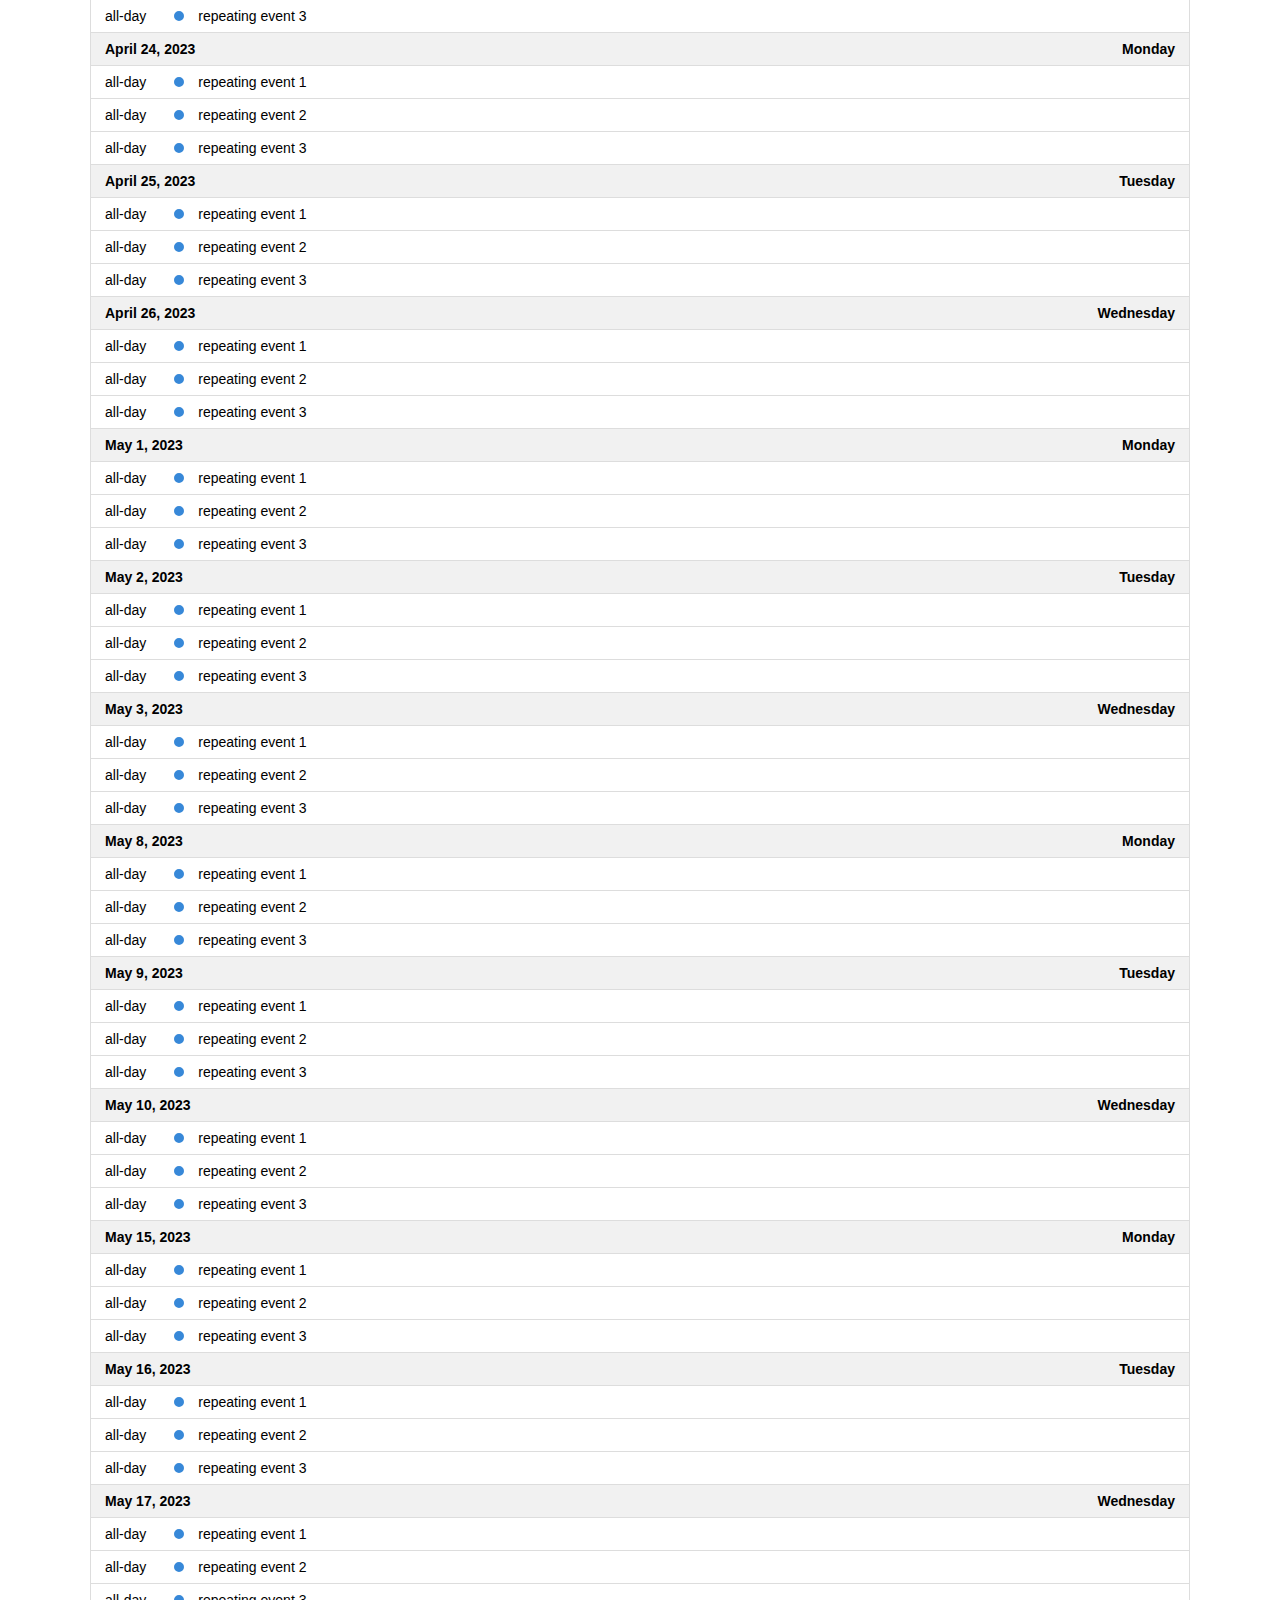
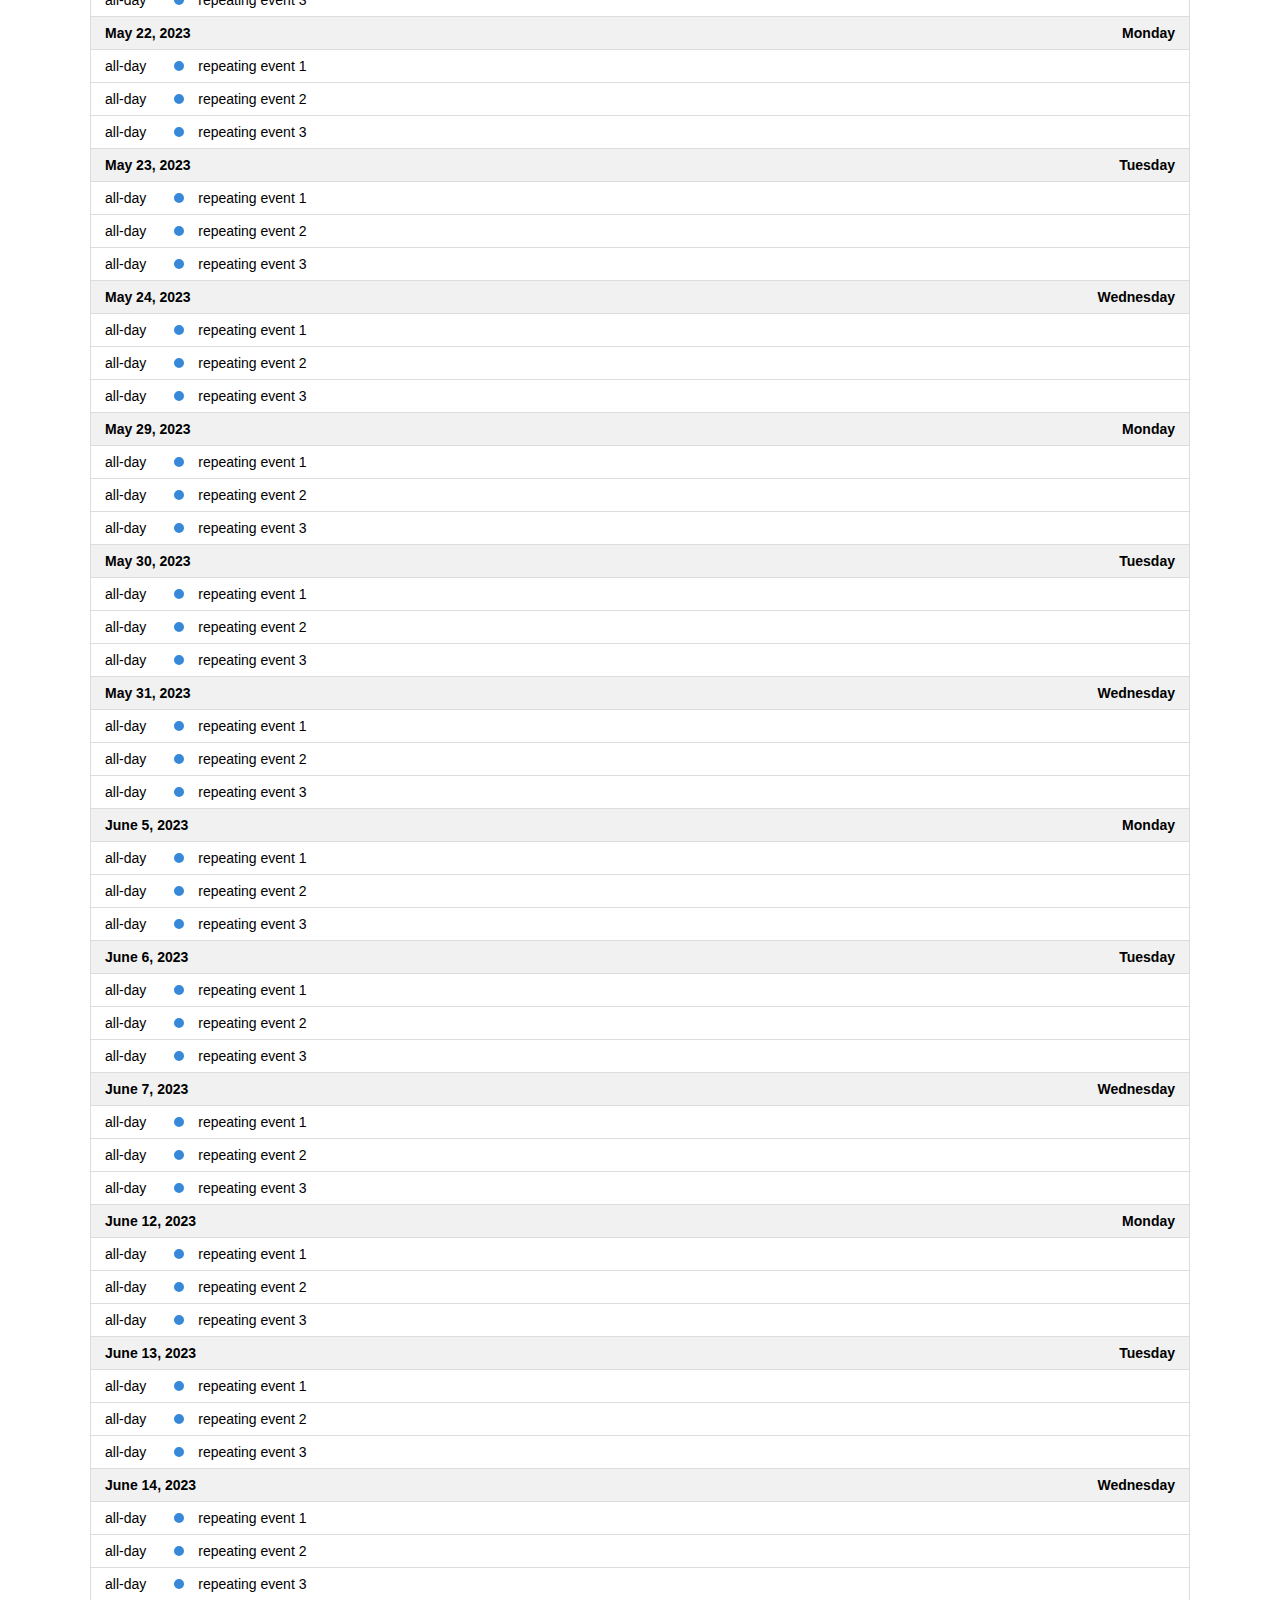
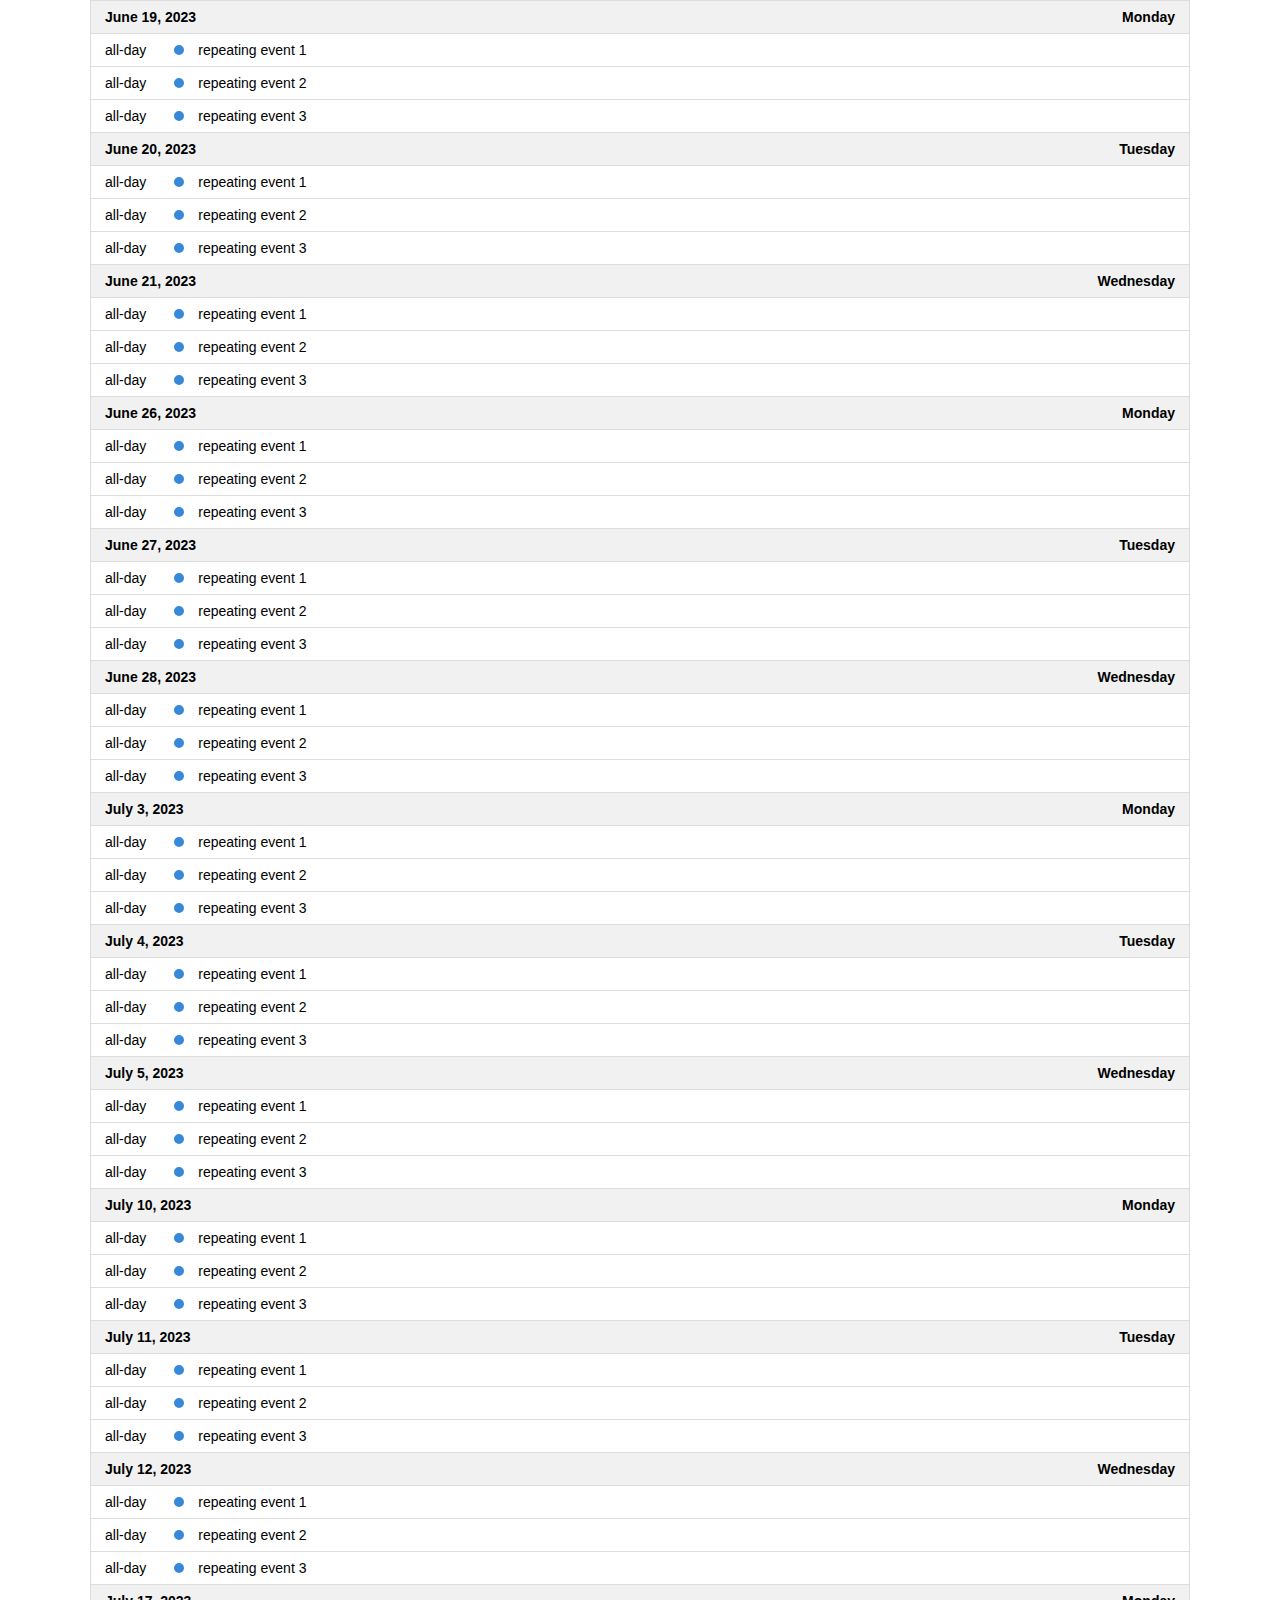
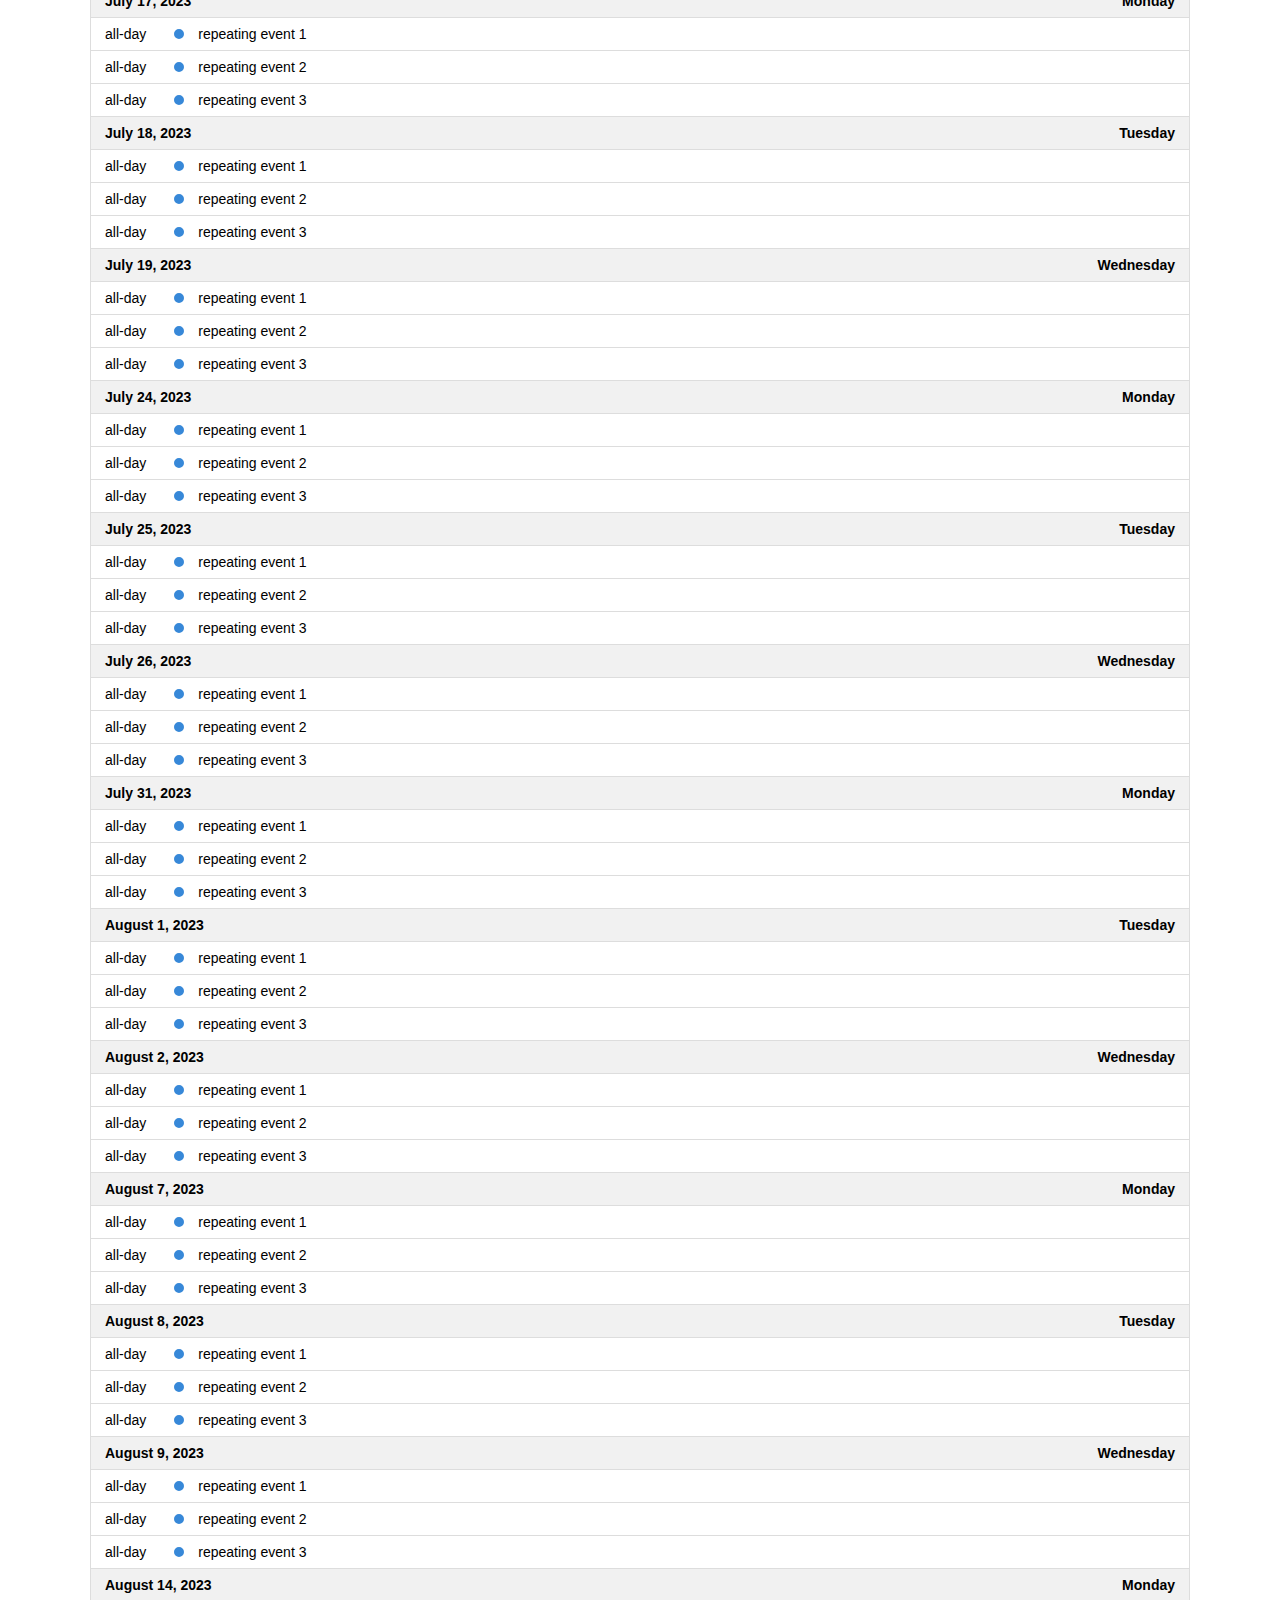
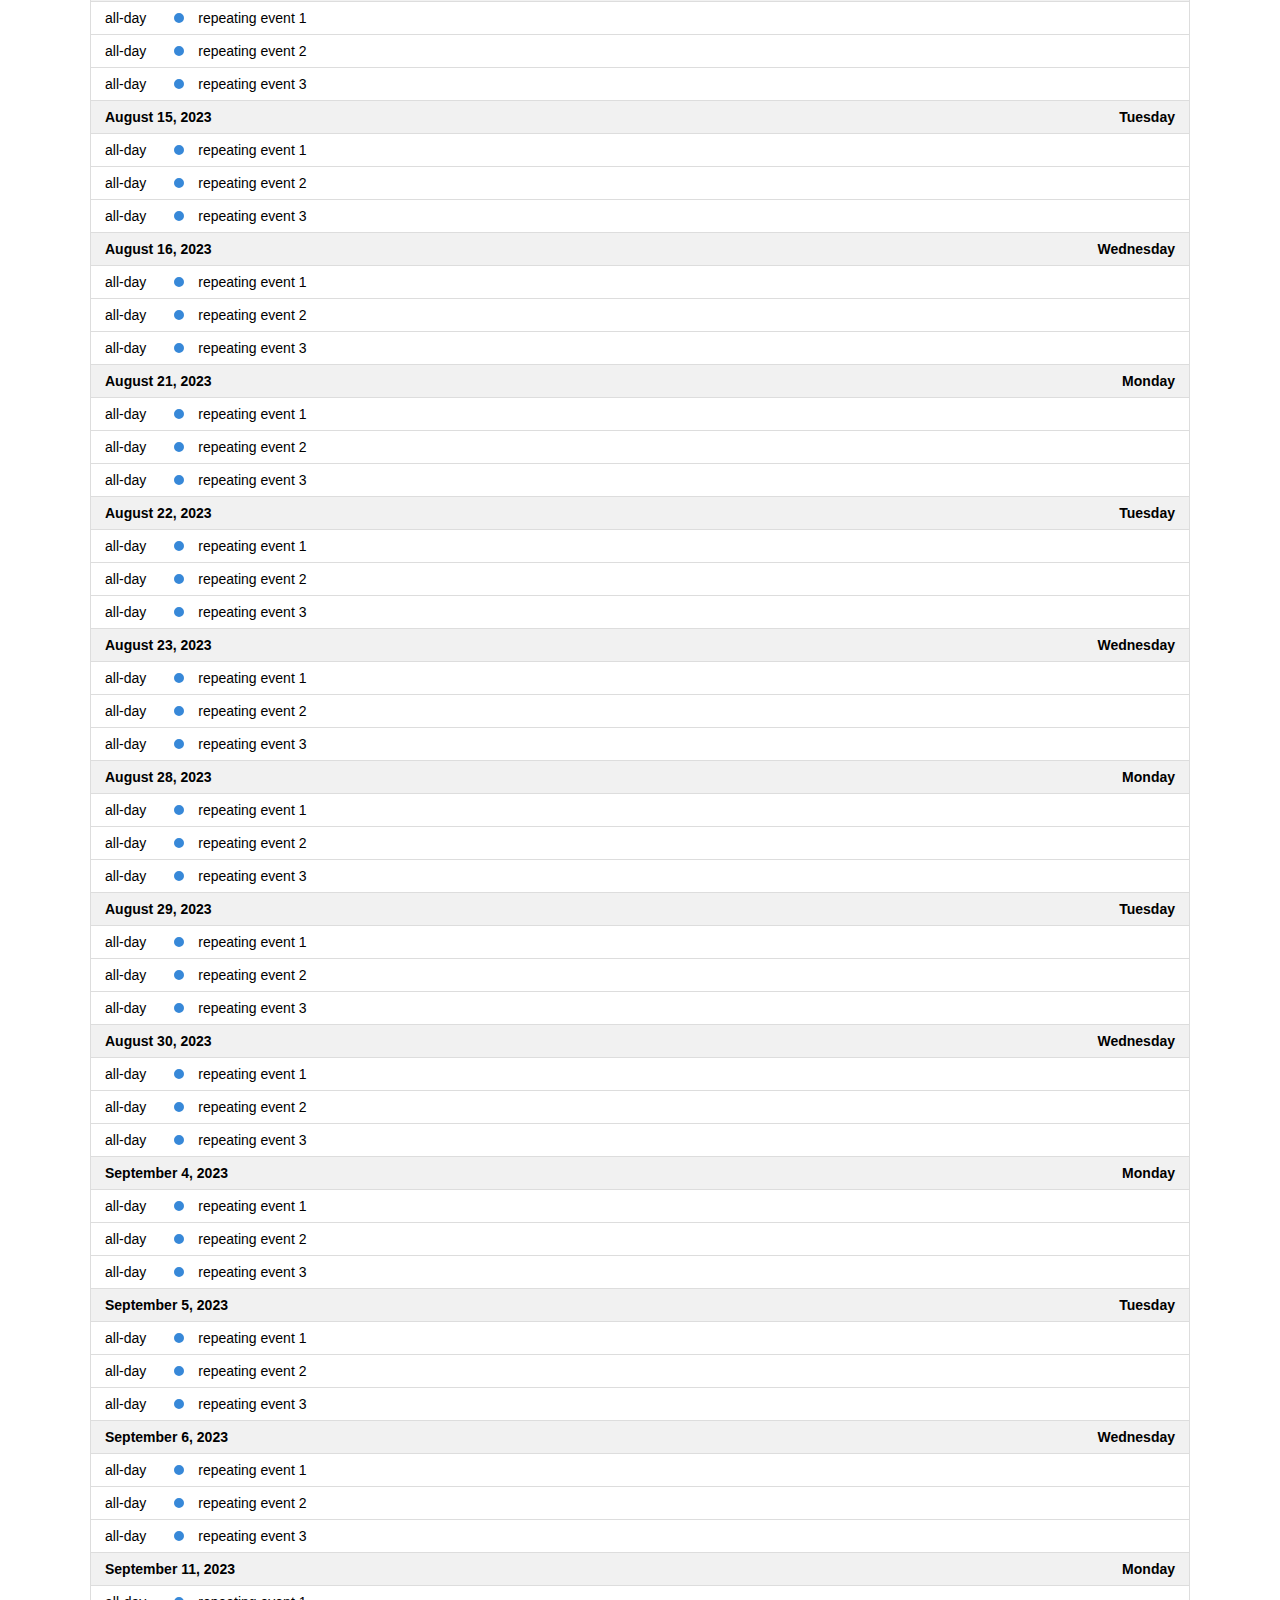
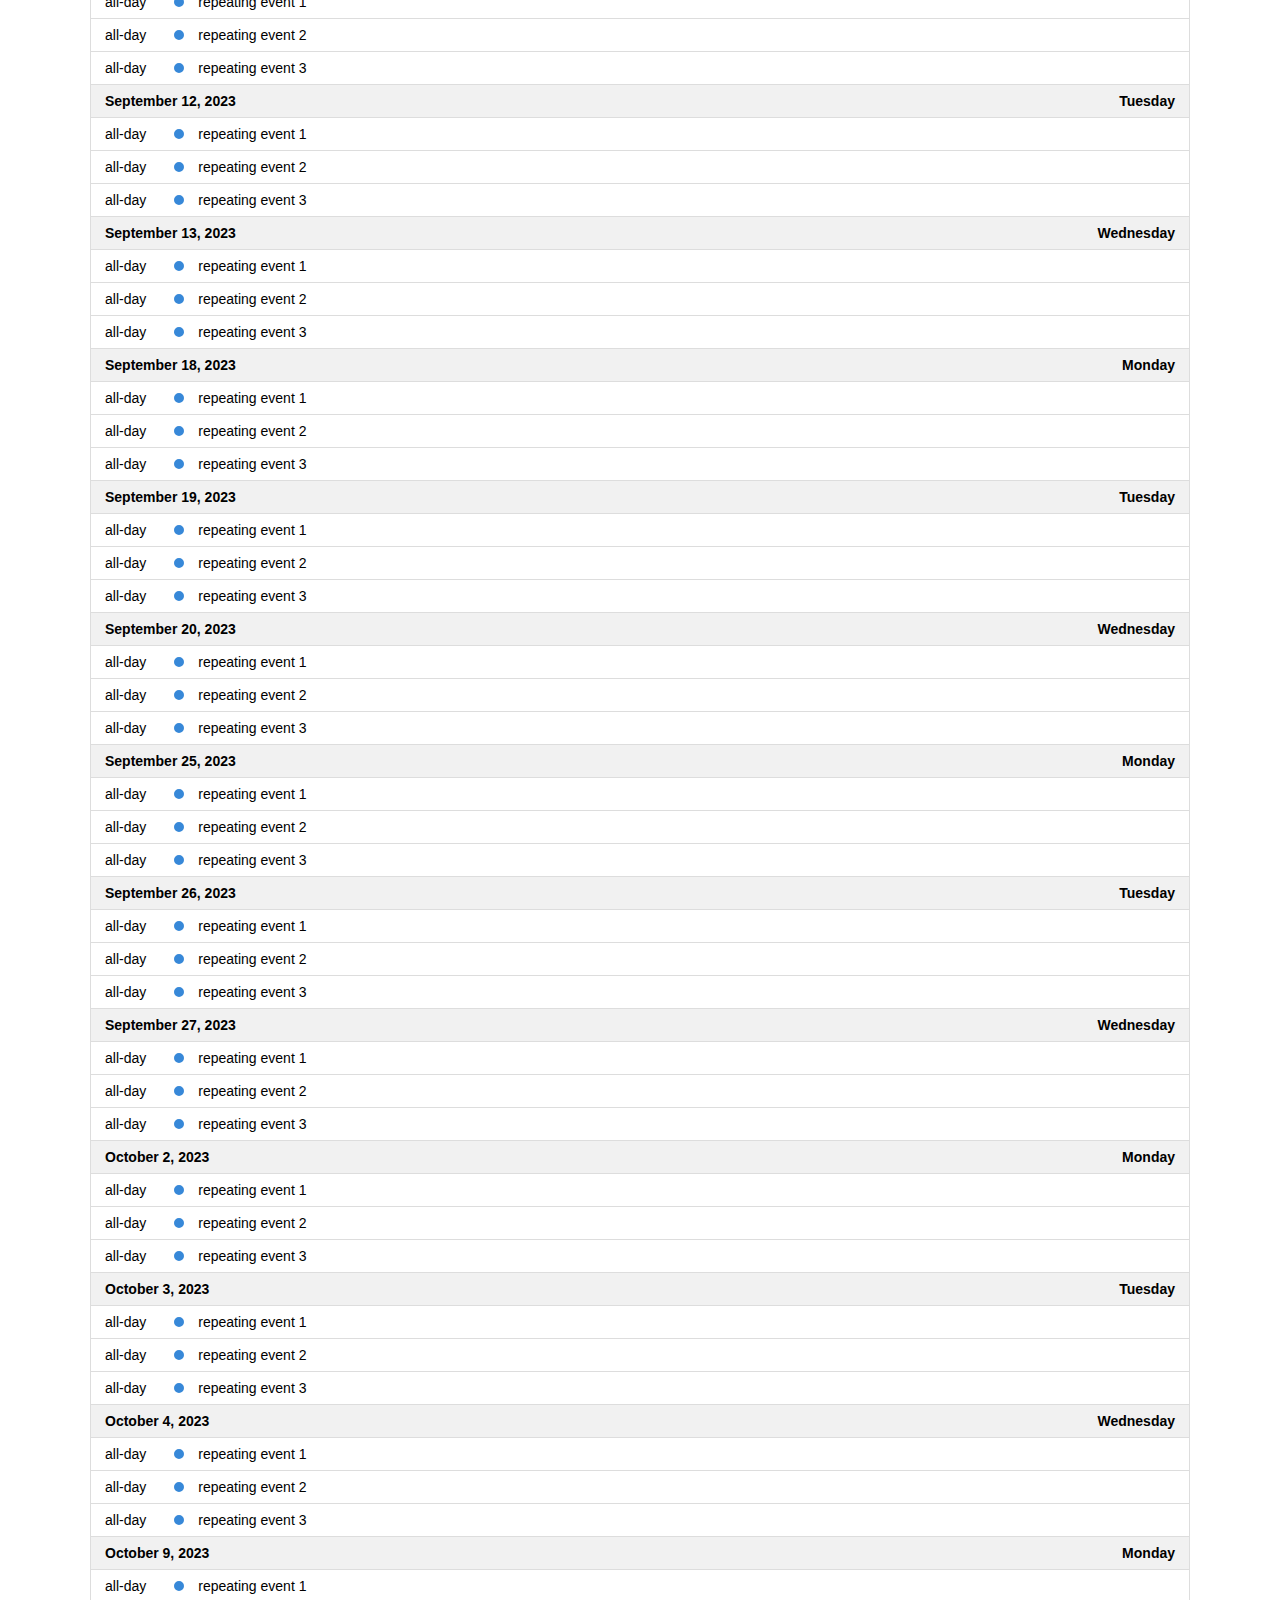
<file: fullcalendar-6.1.9/examples/list-sticky-header.html>
<!DOCTYPE html>
<html>
<head>
<meta charset='utf-8' />
<script src='../dist/index.global.js'></script>
<script>

  document.addEventListener('DOMContentLoaded', function() {
    var calendarEl = document.getElementById('calendar');

    var calendar = new FullCalendar.Calendar(calendarEl, {
      height: 'auto',
      // stickyHeaderDates: false, // for disabling

      headerToolbar: {
        left: 'prev,next today',
        center: 'title',
        right: 'listMonth,listYear'
      },

      // customize the button names,
      // otherwise they'd all just say "list"
      views: {
        listMonth: { buttonText: 'list month' },
        listYear: { buttonText: 'list year' }
      },

      initialView: 'listYear',
      initialDate: '2023-01-12',
      navLinks: true, // can click day/week names to navigate views
      editable: true,
      events: [
        {
          title: 'repeating event 1',
          daysOfWeek: [ 1, 2, 3 ],
          duration: '00:30'
        },
        {
          title: 'repeating event 2',
          daysOfWeek: [ 1, 2, 3 ],
          duration: '00:30'
        },
        {
          title: 'repeating event 3',
          daysOfWeek: [ 1, 2, 3 ],
          duration: '00:30'
        }
      ]
    });

    calendar.render();
  });

</script>
<style>

  body {
    margin: 40px 10px;
    padding: 0;
    font-family: Arial, Helvetica Neue, Helvetica, sans-serif;
    font-size: 14px;
  }

  #calendar {
    max-width: 1100px;
    margin: 0 auto;
  }

</style>
</head>
<body>

  <div id='calendar'></div>

</body>
</html>
</file>
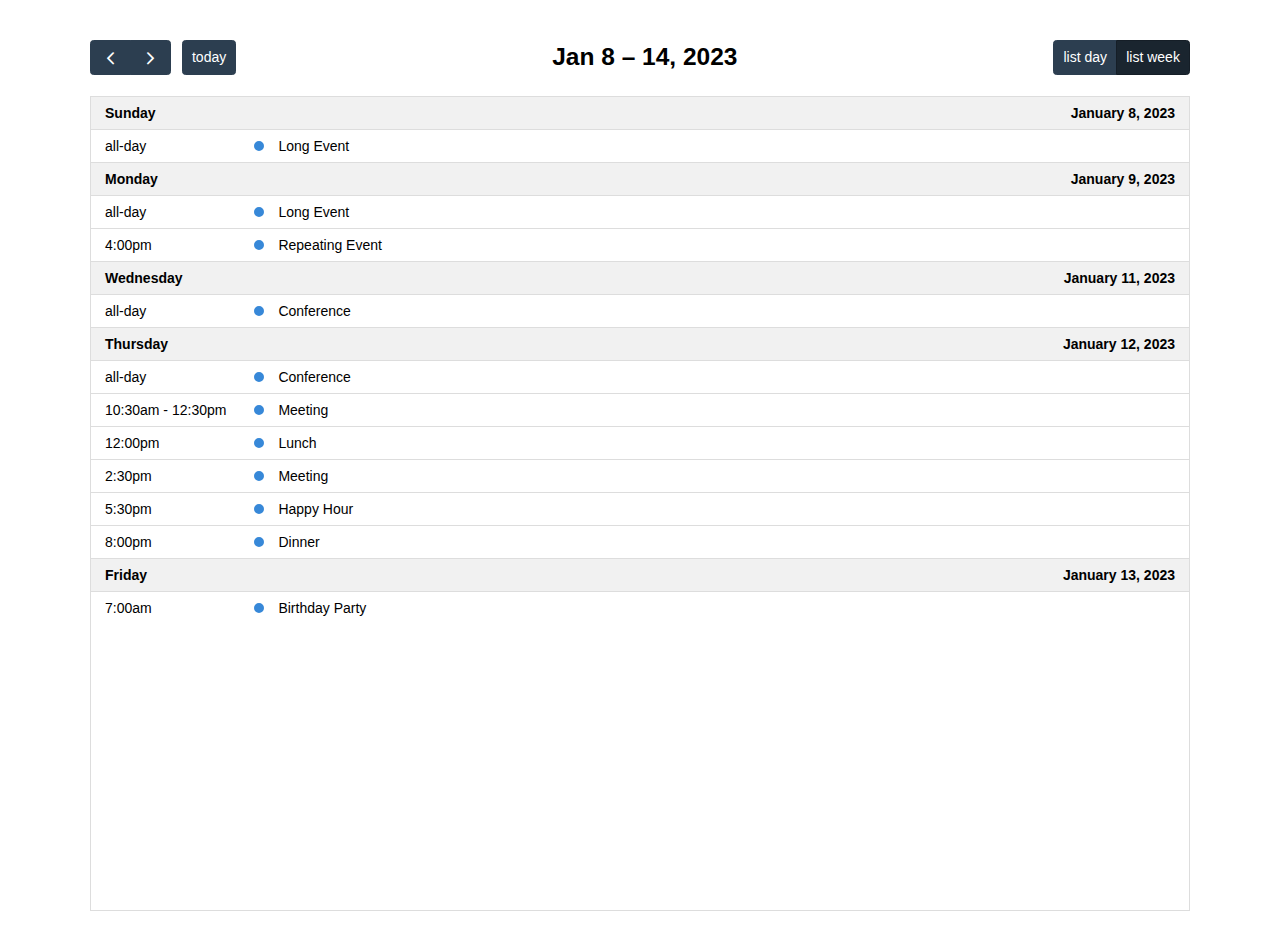
<file: fullcalendar-6.1.9/examples/list-views.html>
<!DOCTYPE html>
<html>
<head>
<meta charset='utf-8' />
<script src='../dist/index.global.js'></script>
<script>

  document.addEventListener('DOMContentLoaded', function() {
    var calendarEl = document.getElementById('calendar');

    var calendar = new FullCalendar.Calendar(calendarEl, {

      headerToolbar: {
        left: 'prev,next today',
        center: 'title',
        right: 'listDay,listWeek'
      },

      // customize the button names,
      // otherwise they'd all just say "list"
      views: {
        listDay: { buttonText: 'list day' },
        listWeek: { buttonText: 'list week' }
      },

      initialView: 'listWeek',
      initialDate: '2023-01-12',
      navLinks: true, // can click day/week names to navigate views
      editable: true,
      dayMaxEvents: true, // allow "more" link when too many events
      events: [
        {
          title: 'All Day Event',
          start: '2023-01-01'
        },
        {
          title: 'Long Event',
          start: '2023-01-07',
          end: '2023-01-10'
        },
        {
          groupId: 999,
          title: 'Repeating Event',
          start: '2023-01-09T16:00:00'
        },
        {
          groupId: 999,
          title: 'Repeating Event',
          start: '2023-01-16T16:00:00'
        },
        {
          title: 'Conference',
          start: '2023-01-11',
          end: '2023-01-13'
        },
        {
          title: 'Meeting',
          start: '2023-01-12T10:30:00',
          end: '2023-01-12T12:30:00'
        },
        {
          title: 'Lunch',
          start: '2023-01-12T12:00:00'
        },
        {
          title: 'Meeting',
          start: '2023-01-12T14:30:00'
        },
        {
          title: 'Happy Hour',
          start: '2023-01-12T17:30:00'
        },
        {
          title: 'Dinner',
          start: '2023-01-12T20:00:00'
        },
        {
          title: 'Birthday Party',
          start: '2023-01-13T07:00:00'
        },
        {
          title: 'Click for Google',
          url: 'http://google.com/',
          start: '2023-01-28'
        }
      ]
    });

    calendar.render();
  });

</script>
<style>

  body {
    margin: 40px 10px;
    padding: 0;
    font-family: Arial, Helvetica Neue, Helvetica, sans-serif;
    font-size: 14px;
  }

  #calendar {
    max-width: 1100px;
    margin: 0 auto;
  }

</style>
</head>
<body>

  <div id='calendar'></div>

</body>
</html>
</file>
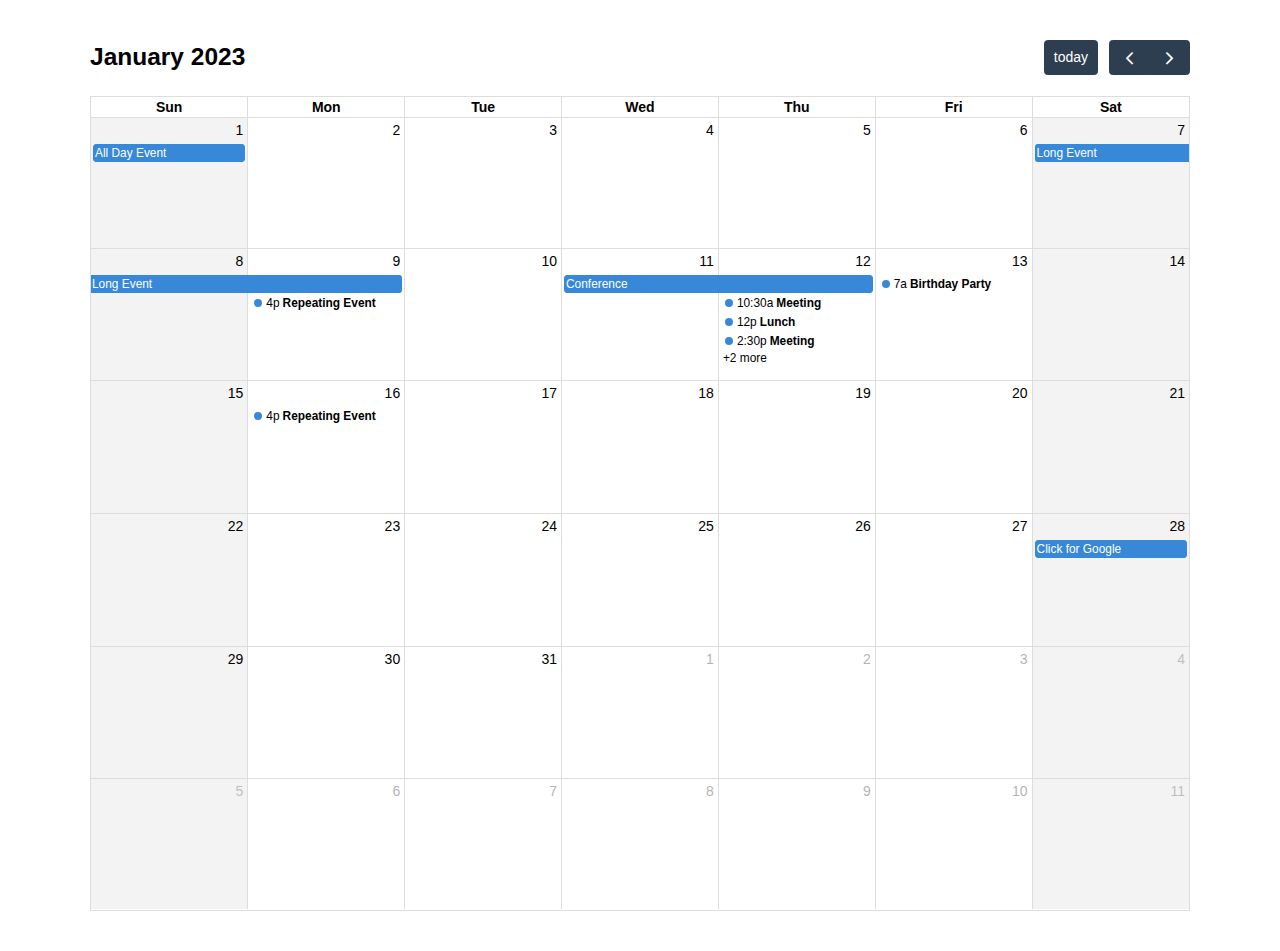
<file: fullcalendar-6.1.9/examples/month-view.html>
<!DOCTYPE html>
<html>
<head>
<meta charset='utf-8' />
<script src='../dist/index.global.js'></script>
<script>

  document.addEventListener('DOMContentLoaded', function() {
    var calendarEl = document.getElementById('calendar');

    var calendar = new FullCalendar.Calendar(calendarEl, {
      initialDate: '2023-01-12',
      editable: true,
      selectable: true,
      businessHours: true,
      dayMaxEvents: true, // allow "more" link when too many events
      events: [
        {
          title: 'All Day Event',
          start: '2023-01-01'
        },
        {
          title: 'Long Event',
          start: '2023-01-07',
          end: '2023-01-10'
        },
        {
          groupId: 999,
          title: 'Repeating Event',
          start: '2023-01-09T16:00:00'
        },
        {
          groupId: 999,
          title: 'Repeating Event',
          start: '2023-01-16T16:00:00'
        },
        {
          title: 'Conference',
          start: '2023-01-11',
          end: '2023-01-13'
        },
        {
          title: 'Meeting',
          start: '2023-01-12T10:30:00',
          end: '2023-01-12T12:30:00'
        },
        {
          title: 'Lunch',
          start: '2023-01-12T12:00:00'
        },
        {
          title: 'Meeting',
          start: '2023-01-12T14:30:00'
        },
        {
          title: 'Happy Hour',
          start: '2023-01-12T17:30:00'
        },
        {
          title: 'Dinner',
          start: '2023-01-12T20:00:00'
        },
        {
          title: 'Birthday Party',
          start: '2023-01-13T07:00:00'
        },
        {
          title: 'Click for Google',
          url: 'http://google.com/',
          start: '2023-01-28'
        }
      ]
    });

    calendar.render();
  });

</script>
<style>

  body {
    margin: 40px 10px;
    padding: 0;
    font-family: Arial, Helvetica Neue, Helvetica, sans-serif;
    font-size: 14px;
  }

  #calendar {
    max-width: 1100px;
    margin: 0 auto;
  }

</style>
</head>
<body>

  <div id='calendar'></div>

</body>
</html>
</file>
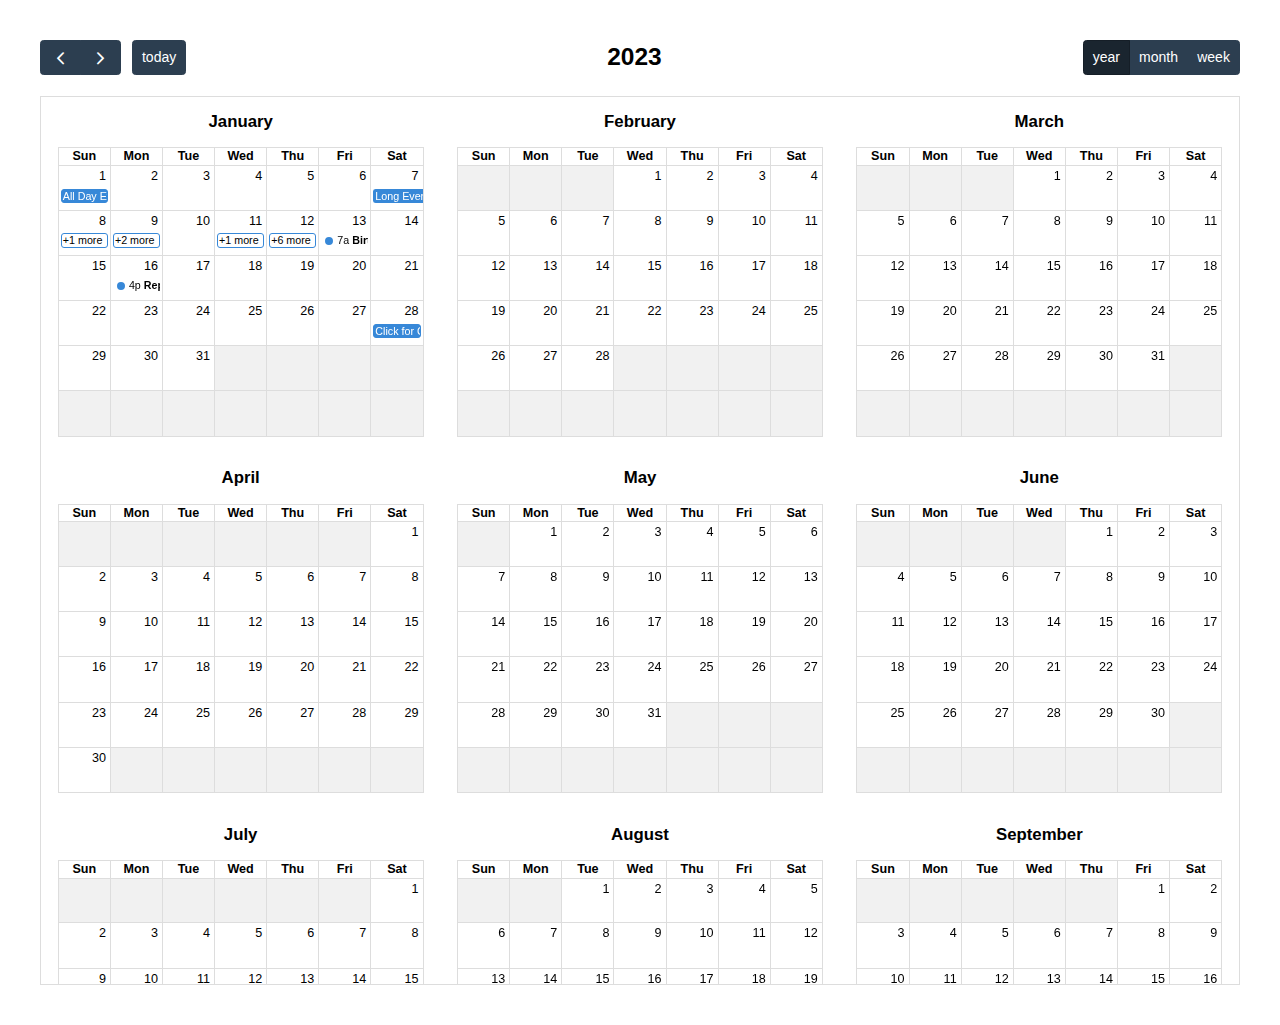
<file: fullcalendar-6.1.9/examples/multimonth-view.html>
<!DOCTYPE html>
<html>
<head>
<meta charset='utf-8' />
<script src='../dist/index.global.js'></script>
<script>

  document.addEventListener('DOMContentLoaded', function() {
    var calendarEl = document.getElementById('calendar');

    var calendar = new FullCalendar.Calendar(calendarEl, {
      headerToolbar: {
        left: 'prev,next today',
        center: 'title',
        right: 'multiMonthYear,dayGridMonth,timeGridWeek'
      },
      initialView: 'multiMonthYear',
      initialDate: '2023-01-12',
      editable: true,
      selectable: true,
      dayMaxEvents: true, // allow "more" link when too many events
      // multiMonthMaxColumns: 1, // guarantee single column
      // showNonCurrentDates: true,
      // fixedWeekCount: false,
      // businessHours: true,
      // weekends: false,
      events: [
        {
          title: 'All Day Event',
          start: '2023-01-01'
        },
        {
          title: 'Long Event',
          start: '2023-01-07',
          end: '2023-01-10'
        },
        {
          groupId: 999,
          title: 'Repeating Event',
          start: '2023-01-09T16:00:00'
        },
        {
          groupId: 999,
          title: 'Repeating Event',
          start: '2023-01-16T16:00:00'
        },
        {
          title: 'Conference',
          start: '2023-01-11',
          end: '2023-01-13'
        },
        {
          title: 'Meeting',
          start: '2023-01-12T10:30:00',
          end: '2023-01-12T12:30:00'
        },
        {
          title: 'Lunch',
          start: '2023-01-12T12:00:00'
        },
        {
          title: 'Meeting',
          start: '2023-01-12T14:30:00'
        },
        {
          title: 'Happy Hour',
          start: '2023-01-12T17:30:00'
        },
        {
          title: 'Dinner',
          start: '2023-01-12T20:00:00'
        },
        {
          title: 'Birthday Party',
          start: '2023-01-13T07:00:00'
        },
        {
          title: 'Click for Google',
          url: 'http://google.com/',
          start: '2023-01-28'
        }
      ]
    });

    calendar.render();
  });

</script>
<style>

  body {
    margin: 40px 10px;
    padding: 0;
    font-family: Arial, Helvetica Neue, Helvetica, sans-serif;
    font-size: 14px;
  }

  #calendar {
    max-width: 1200px;
    margin: 0 auto;
  }

</style>
</head>
<body>

  <div id='calendar'></div>

</body>
</html>
</file>
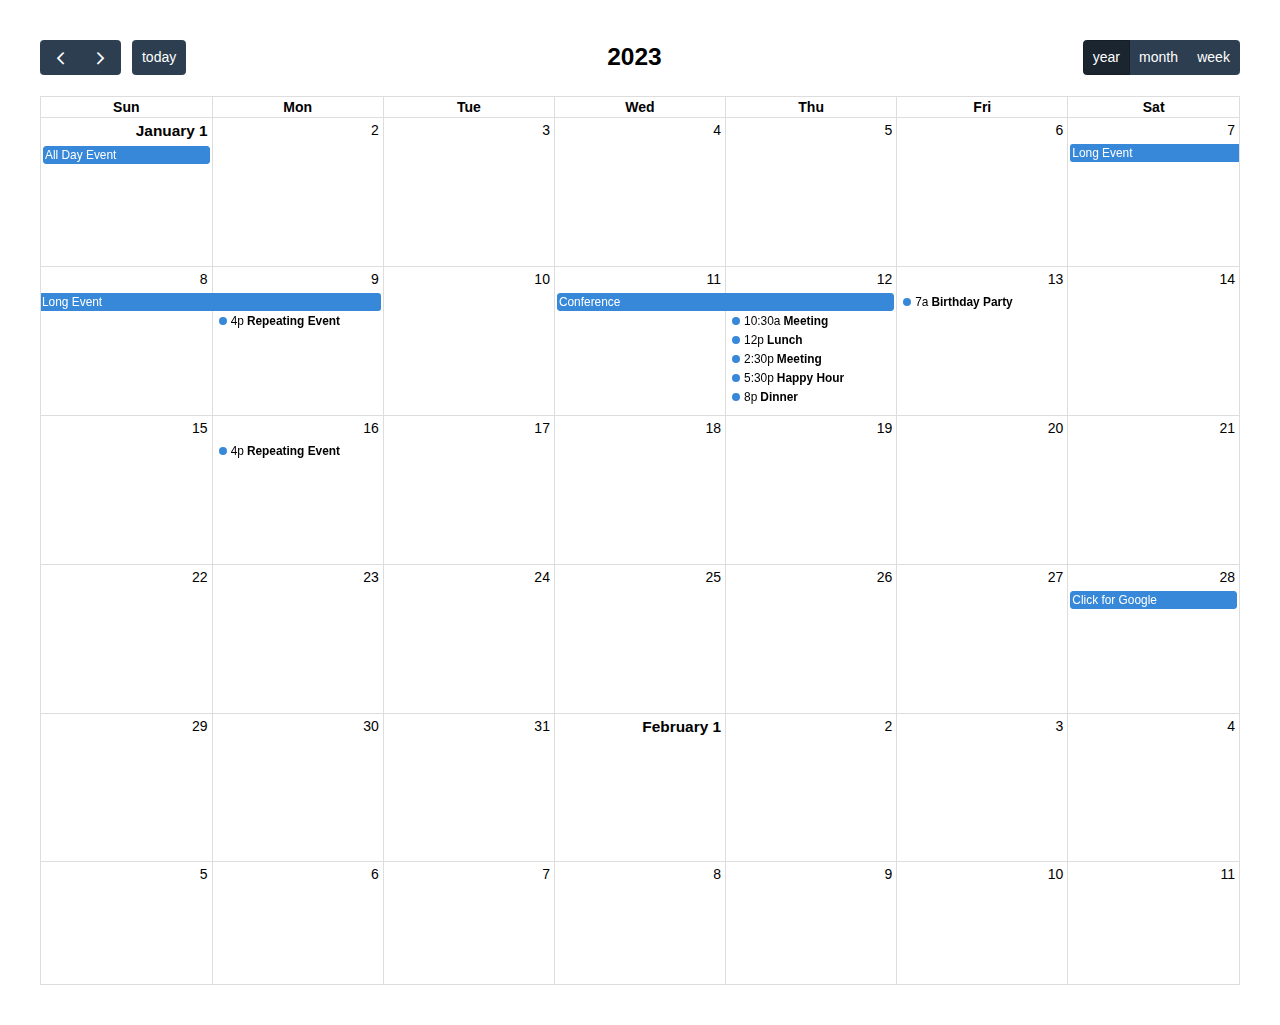
<file: fullcalendar-6.1.9/examples/multiweek-view.html>
<!DOCTYPE html>
<html>
<head>
<meta charset='utf-8' />
<script src='../dist/index.global.js'></script>
<script>

  document.addEventListener('DOMContentLoaded', function() {
    var calendarEl = document.getElementById('calendar');

    var calendar = new FullCalendar.Calendar(calendarEl, {
      headerToolbar: {
        left: 'prev,next today',
        center: 'title',
        right: 'dayGridYear,dayGridMonth,timeGridWeek'
      },
      initialView: 'dayGridYear',
      initialDate: '2023-01-12',
      editable: true,
      selectable: true,
      dayMaxEvents: true, // allow "more" link when too many events
      // businessHours: true,
      // weekends: false,
      events: [
        {
          title: 'All Day Event',
          start: '2023-01-01'
        },
        {
          title: 'Long Event',
          start: '2023-01-07',
          end: '2023-01-10'
        },
        {
          groupId: 999,
          title: 'Repeating Event',
          start: '2023-01-09T16:00:00'
        },
        {
          groupId: 999,
          title: 'Repeating Event',
          start: '2023-01-16T16:00:00'
        },
        {
          title: 'Conference',
          start: '2023-01-11',
          end: '2023-01-13'
        },
        {
          title: 'Meeting',
          start: '2023-01-12T10:30:00',
          end: '2023-01-12T12:30:00'
        },
        {
          title: 'Lunch',
          start: '2023-01-12T12:00:00'
        },
        {
          title: 'Meeting',
          start: '2023-01-12T14:30:00'
        },
        {
          title: 'Happy Hour',
          start: '2023-01-12T17:30:00'
        },
        {
          title: 'Dinner',
          start: '2023-01-12T20:00:00'
        },
        {
          title: 'Birthday Party',
          start: '2023-01-13T07:00:00'
        },
        {
          title: 'Click for Google',
          url: 'http://google.com/',
          start: '2023-01-28'
        }
      ]
    });

    calendar.render();
  });

</script>
<style>

  body {
    margin: 40px 10px;
    padding: 0;
    font-family: Arial, Helvetica Neue, Helvetica, sans-serif;
    font-size: 14px;
  }

  #calendar {
    max-width: 1200px;
    margin: 0 auto;
  }

</style>
</head>
<body>

  <div id='calendar'></div>

</body>
</html>
</file>
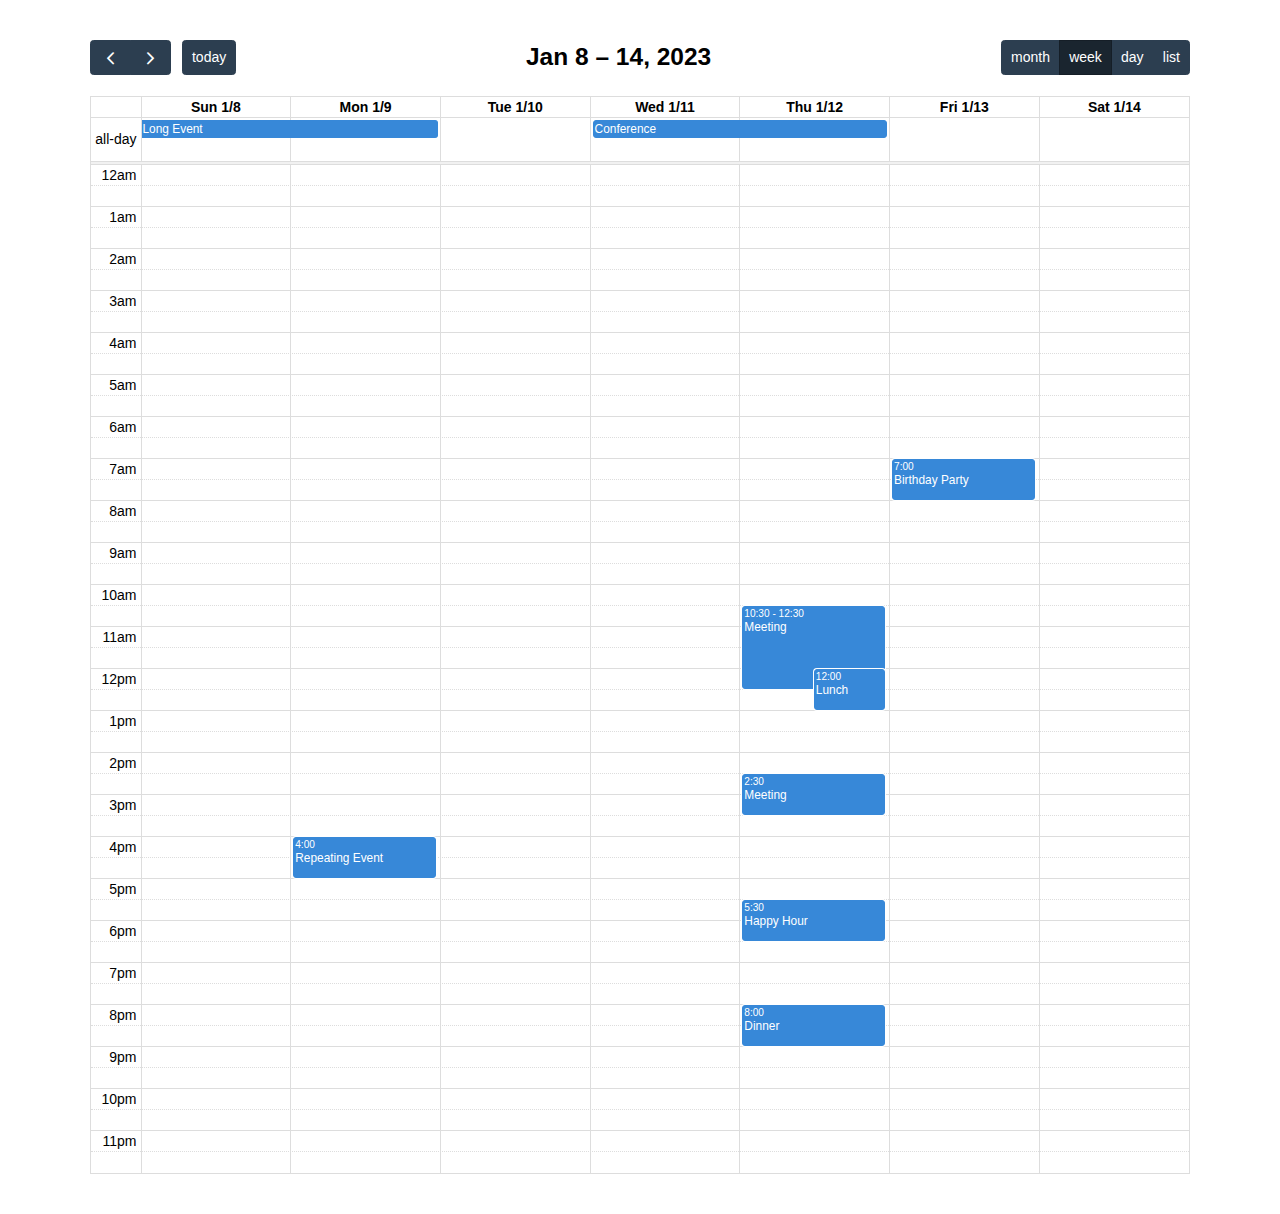
<file: fullcalendar-6.1.9/examples/natural-height.html>
<!DOCTYPE html>
<html>
<head>
<meta charset='utf-8' />
<script src='../dist/index.global.js'></script>
<script>

  document.addEventListener('DOMContentLoaded', function() {
    var calendarEl = document.getElementById('calendar');

    var calendar = new FullCalendar.Calendar(calendarEl, {
      initialDate: '2023-01-12',
      initialView: 'timeGridWeek',
      headerToolbar: {
        left: 'prev,next today',
        center: 'title',
        right: 'dayGridMonth,timeGridWeek,timeGridDay,listWeek'
      },
      height: 'auto',
      navLinks: true, // can click day/week names to navigate views
      editable: true,
      selectable: true,
      selectMirror: true,
      nowIndicator: true,
      events: [
        {
          title: 'All Day Event',
          start: '2023-01-01',
        },
        {
          title: 'Long Event',
          start: '2023-01-07',
          end: '2023-01-10'
        },
        {
          groupId: 999,
          title: 'Repeating Event',
          start: '2023-01-09T16:00:00'
        },
        {
          groupId: 999,
          title: 'Repeating Event',
          start: '2023-01-16T16:00:00'
        },
        {
          title: 'Conference',
          start: '2023-01-11',
          end: '2023-01-13'
        },
        {
          title: 'Meeting',
          start: '2023-01-12T10:30:00',
          end: '2023-01-12T12:30:00'
        },
        {
          title: 'Lunch',
          start: '2023-01-12T12:00:00'
        },
        {
          title: 'Meeting',
          start: '2023-01-12T14:30:00'
        },
        {
          title: 'Happy Hour',
          start: '2023-01-12T17:30:00'
        },
        {
          title: 'Dinner',
          start: '2023-01-12T20:00:00'
        },
        {
          title: 'Birthday Party',
          start: '2023-01-13T07:00:00'
        },
        {
          title: 'Click for Google',
          url: 'http://google.com/',
          start: '2023-01-28'
        }
      ]
    });

    calendar.render();
  });

</script>
<style>

  body {
    margin: 40px 10px;
    padding: 0;
    font-family: Arial, Helvetica Neue, Helvetica, sans-serif;
    font-size: 14px;
  }

  #calendar {
    max-width: 1100px;
    margin: 0 auto;
  }

</style>
</head>
<body>

  <div id='calendar'></div>

</body>
</html>
</file>
<file: assets/css/landing-page.css>
:root {
  --main-color: #008fff;
  --color-dark: #333333;
  --card-color: #acdaff;
  --base-color: #f5f5f5;
  --card-border: #acdaff;
}
html {
  scroll-behavior: smooth;
}
body {
  background: #f5f5f5;
  font-family: 'Outfit', sans-serif;
}
body::-webkit-scrollbar {
  width: 12px;
}
body::-webkit-scrollbar-thumb {
  background-color: var(--card-border);
  border: 2px solid var(--base-color);
  border-radius: 6px;
}
body::-webkit-scrollbar-thumb:hover {
  background-color: var(--main-color);
}
/* Navbar style start */
header {
  position: sticky;
  z-index: 9999;
  background: white;
  top: 0;
  left: 0;
  right: 0;
  box-shadow: 0 0 15px 15px white;
}
.container-header {
  margin-inline: auto;
  display: flex;
  justify-content: space-between;
  align-items: center;
  padding-inline: 20px;
}
.container-header .logo {
  padding-block: 10px;
}
.container-header .logo img {
  width: 50px;
}
nav .hamburger {
  cursor: pointer;
}
nav .hamburger .hamburger-item {
  display: block;
  margin-block: 8px;
  width: 30px;
  height: 2px;
  background-color: black;
  transition: 0.3s;
}
nav .hamburger .top {
  transform-origin: top right;
}
nav .hamburger .bottom {
  transform-origin: bottom right;
}
nav .hamburger.active .top {
  transform: rotate(-45deg);
}
nav .hamburger.active .mid {
  transform: scale(0);
}
nav .hamburger.active .bottom {
  transform: rotate(45deg);
}
nav ul {
  position: absolute;
  top: 75px;
  right: 0;
  border: 1px solid #f5f5f5;
  border-radius: 10px;
  padding-inline: 10px;
  box-shadow: 0 4px 6px -1px rgb(0 0 0 / 0.1), 0 2px 4px -2px rgb(0 0 0 / 0.1);
  background-color: white;
  transform: scale(0);
  transform-origin: top right;
  transition: 0.3s;
  /* background-color: rgba(255, 255, 255, 0.7);
    -webkit-backdrop-filter: blur(10px);
    backdrop-filter: blur(10px); */
}
nav ul.active {
  transform: scale(1);
}
nav ul li {
  display: block;
  margin: 15px 20px;
}
nav ul li a {
  text-decoration: none;
  color: black;
}
nav ul li a:hover {
  color: var(--main-color);
}
nav ul li a.login {
  display: inline-block;
  border-radius: 20px;
  font-weight: 700;
  color: white;
  background-color: var(--main-color);
  padding: 6px 35px;
  transition: 0.3s;
}
nav ul li a.login:hover {
  opacity: 0.7;
}
@media screen and (min-width: 768px) {
  .container-header {
    padding: 0 20px;
  }
  .container-header .logo img {
    width: auto;
  }
  nav .hamburger {
    display: none;
  }
  nav ul {
    transform: scale(1);
    padding-inline: 0;
    position: static;
    box-shadow: none;
    border: none;
  }
  nav ul li {
    display: inline-block;
    margin: 0 20px;
  }
}
/* Navbar style end */

/* Main style start */
main {
  padding: 40px 0;
  position: relative;
}
main .container-main {
  margin-inline: auto;
  display: flex;
  flex-flow: column;
}
.main-content .description {
  padding-inline: 20px;
  animation: zoomFadeIn 0.5s ease-in-out;
}
.main-content .description .title {
  letter-spacing: 3px;
  font-size: 0.8rem;
  color: var(--main-color);
  font-weight: 700;
  margin-bottom: 20px;
}
.main-content .description h1 {
  font-size: 2.2rem;
  font-weight: 800;
  color: var(--color-dark);
  margin-bottom: 20px;
}
.main-content .description h1 span {
  color: var(--main-color);
}
.main-content .description .description-text {
  font-size: 0.9rem;
  margin-bottom: 30px;
  color: var(--color-dark);
  line-height: 1.5rem;
}
.main-content .description div {
  width: 230px;
  height: 40px;
  border: 1px solid var(--main-color);
  border-radius: 20px;
  overflow: hidden;
}
.main-content .description div::after {
  content: url('../images/arrow.svg');
  margin-left: 5%;
  animation: moveRight 1.5s cubic-bezier(0.215, 0.61, 0.355, 1) infinite;
}
.main-content .description div a {
  display: inline-block;
  width: 70%;
  height: 100%;
  line-height: 40px;
  background-color: var(--main-color);
  color: white;
  text-decoration: none;
  font-size: 0.8rem;
  border-radius: 20px;
  text-align: center;
  transition: width 0.5s;
}
.main-content .description div a:hover {
  width: 100%;
  opacity: 0.8;
}
.container-main aside {
  padding: 20px 30px;
  animation: zoomFadeIn 0.5s ease-in-out;
}
.container-main aside .img-container {
  position: relative;
}
.container-main aside .floating {
  position: absolute;
  border-radius: 10px;
  display: flex;
  justify-content: center;
  align-items: center;
  width: 70px;
  height: 70px;
  box-shadow: 0 4px 4px rgba(0, 0, 0, 0.3);
  transform: scale(0.7);
}
.container-main aside .floating img {
  width: 40px;
  color: white;
}

.container-main aside .floating.success {
  background-color: #fdd527;
  bottom: -30px;
  left: 140px;
}
.container-main aside .floating.productivity {
  background-color: #ff635e;
  top: 20px;
}
.container-main aside .floating.time {
  transform: scale(0.5);
  background-color: #6f41f1;
  top: 0;
  right: 0;
}
/* Blob start here */
main img.floating {
  position: absolute;
  pointer-events: none;
  user-select: none;
  -webkit-user-drag: none;
}
main img.floating.left {
  top: -100px;
  left: -30px;
}
main img.floating.right-1 {
  display: none;
}
main img.floating.right-2 {
  display: none;
}
/* Blob end here */
@media screen and (min-width: 768px) {
  main .container-main {
    flex-flow: row nowrap;
    padding: 20px;
  }
  .container-main .main-content {
    width: 50%;
  }
  .main-content .description .title {
    font-size: 1rem;
    letter-spacing: 5px;
  }
  .main-content .description h1 {
    font-size: 3rem;
    max-width: 400px;
  }
  .main-content .description .description-text {
    font-size: 1rem;
    text-align: justify;
    max-width: 450px;
  }
  .main-content .description div {
    max-width: 380px;
    height: 40px;
    border-radius: 30px;
  }
  .main-content .description div::after {
    content: url('../images/arrow-big.svg');
  }
  .main-content .description div a {
    line-height: 40px;
    font-size: 0.8rem;
    font-weight: 500;
    border-radius: 30px;
  }
  .container-main aside {
    width: 50%;
    padding: 0;
  }
  .container-main aside img {
    margin-inline: auto;
    max-width: 90%;
  }
  .container-main aside .floating.success {
    transform: scale(0.8);
    bottom: -75px;
    left: calc(100% - 50% - width);
  }
  .container-main aside .floating.productivity {
    transform: scale(0.7);
    top: 0px;
    left: 60px;
  }
  .container-main aside .floating.time {
    transform: scale(0.6);
    top: 0;
    right: 0;
  }
  /* Blob start here */
  main img.floating.left {
    top: -100px;
    left: 0;
  }
  main img.floating.right-1 {
    display: block;
    top: 0;
    right: 0;
    width: 500px;
  }
  main img.floating.right-2 {
    display: block;
    top: 0;
    right: 0;
    width: 600px;
  }
  /* Blob end here */
}
@media screen and (min-width: 1280px) {
  .main-content .description h1 {
    font-size: 3.5rem;
  }
  .main-content .description div {
    min-width: 380px;
    height: 50px;
  }
  .main-content .description div a {
    line-height: 50px;
    font-size: 1rem;
  }
  .container-main aside img {
    max-width: 85%;
  }
  .container-main aside .floating {
    transform: scale(1);
  }
  .container-main aside .floating.success {
    bottom: -75px;
    left: 280px;
    animation: ngambang 2s ease-in-out infinite;
  }
  .container-main aside .floating.productivity {
    transform: scale(0.9);
    top: 20px;
    left: 60px;
    animation: ngambang-2 2s ease-in-out infinite;
  }
  .container-main aside .floating.time {
    transform: scale(0.7);
    top: 20px;
    right: 90px;
    animation: ngambang-3 2s ease-in-out infinite;
  }
}
@keyframes moveRight {
  100% {
    margin-left: 10%; /* Posisi akhir (kanan) */
    opacity: 0;
  }
}
@keyframes ngambang {
  0% {
    transform: translateY(0);
  }
  50% {
    transform: translateY(-8px); /* Atur jarak vertikal yang diinginkan */
  }
  100% {
    transform: translateY(0);
  }
}
@keyframes ngambang-2 {
  0% {
    transform: translateY(0) scale(0.9);
  }
  50% {
    transform: translateY(-8px) scale(0.9); /* Atur jarak vertikal yang diinginkan */
  }
  100% {
    transform: translateY(0) scale(0.9);
  }
}
@keyframes ngambang-3 {
  0% {
    transform: translateY(0) scale(0.7);
  }
  50% {
    transform: translateY(-8px) scale(0.7); /* Atur jarak vertikal yang diinginkan */
  }
  100% {
    transform: translateY(0) scale(0.7);
  }
}
@keyframes zoomFadeIn {
  0% {
    transform: scale(0);
    opacity: 0;
  }
  100% {
    transform: scale(1);
    opacity: 1;
  }
}
/* Main style end */

/* Features style start */
/* fill the svg */
.fil0 {
  fill: currentColor;
}
section#features {
  position: relative;
}
section#features img.left {
  position: absolute;
  z-index: -1;
  top: 0;
  pointer-events: none;
  user-select: none;
  -webkit-user-drag: none;
}
.container-features {
  margin-inline: auto;
  padding: 30px 20px;
  display: flex;
  flex-flow: column;
}
.container-features .description {
  color: var(--color-dark);
  text-align: center;
}
.container-features .description h2 {
  font-size: 2rem;
  font-weight: 700;
  margin-bottom: 10px;
}
.container-features .description h2 span {
  color: var(--main-color);
}
.container-features p {
  font-size: 0.9rem;
  line-height: 1.5rem;
}
.feature-container {
  display: flex;
  flex-wrap: wrap;
  justify-content: center;
  color: var(--color-dark);
  padding: 30px;
  max-width: 1000px;
  margin-inline: auto;
}
.feature-item {
  background-color: white;
  max-width: 300px;
  padding: 20px 25px 40px 25px;
  border: 3px solid white;
  border-radius: 15px;
  box-shadow: 0 10px 15px -3px rgb(0 0 0 / 0.1), 0 4px 6px -4px rgb(0 0 0 / 0.1);
  /* transition: 3s; */
  margin-block: 10px;
  transform: scale(0);
  transition: transform 0.5s ease-in-out, border 0.3s, box-shadow 0.3s;
}
.feature-item.show {
  transform: scale(1);
}
.feature-item .icon {
  display: inline-block;
  padding: 15px;
  border-radius: 100%;
  margin-bottom: 15px;
  color: white;
  transition: 0.3s;
}
.feature-item h4 {
  font-size: 1.2rem;
  font-weight: 700;
  margin-bottom: 10px;
  transition: 0.3s;
}
.feature-item p {
  text-align: justify;
}
/* card1 */
.feature-item.item-1 .icon {
  background-color: #fff9df;
  color: #fdd527;
}
.feature-item.item-1:hover {
  border: 3px solid #fdd527;
  box-shadow: 0 0 20px 0 #fdd527;
}
.feature-item.item-1:hover .icon {
  background-color: #fdd527;
  color: white;
}
.feature-item.item-1:hover h4 {
  color: #fdd527;
}
/* card1 */
/* card2 */
.feature-item.item-2 .icon {
  background-color: #f2e9ff;
  color: #6f41f1;
}
.feature-item.item-2:hover {
  border: 3px solid #6f41f1;
  box-shadow: 0 0 20px 0 #6f41f1;
}
.feature-item.item-2:hover .icon {
  background-color: #6f41f1;
  color: white;
}
.feature-item.item-2:hover h4 {
  color: #6f41f1;
}
/* card2 */
/* card3 */
.feature-item.item-3 .icon {
  background-color: #ffdcdb;
  color: #ff5436;
}
.feature-item.item-3:hover {
  border: 3px solid #ff5436;
  box-shadow: 0 0 20px 0 #ff5436;
}
.feature-item.item-3:hover .icon {
  background-color: #ff5436;
  color: white;
}
.feature-item.item-3:hover h4 {
  color: #ff5436;
}
/* card3 */
/* card4 */
.feature-item.item-4 .icon {
  background-color: #d7fff6;
  padding: 10px 15px;
  color: #50e3c2;
}
.feature-item.item-4:hover {
  border: 3px solid #50e3c2;
  box-shadow: 0 0 20px 0 #50e3c2;
}
.feature-item.item-4:hover .icon {
  background-color: #50e3c2;
  color: white;
}
.feature-item.item-4:hover h4 {
  color: #50e3c2;
}
/* card4 */
/* card5 */
.feature-item.item-5 .icon {
  background-color: #d4ecff;
  padding: 15px 15px;
  color: #008fff;
}
.feature-item.item-5:hover {
  border: 3px solid #008fff;
  box-shadow: 0 0 20px 0 #008fff;
}
.feature-item.item-5:hover .icon {
  background-color: #008fff;
  color: white;
}
.feature-item.item-5:hover h4 {
  color: #008fff;
}
/* card5 */

@media screen and (min-width: 768px) {
  section#features img.left {
    top: 50px;
    left: -200px;
  }
  .container-features .description {
    padding: 20px 40px;
    text-align: left;
  }
  .container-features .description h2 {
    font-size: 3rem;
  }
  .container-features p {
    font-size: 1rem;
    max-width: 500px;
  }
  .feature-container {
    display: flex;
    flex-wrap: wrap;
    justify-content: center;
    gap: 10px;
  }
  .feature-item {
    margin-block: 0;
  }
}
/* Features style end */

/* Team style start */
.container-team {
  margin-inline: auto;
  padding: 30px 20px;
  display: flex;
  flex-flow: column;
}
.container-team .description {
  text-align: center;
}
.container-team .description h2 {
  font-size: 2.2rem;
  font-weight: 700;
  margin-bottom: 10px;
}
.container-team .description h2 span {
  color: var(--main-color);
}
.container-team .description p {
  font-size: 0.9rem;
  line-height: 1.5rem;
}
.team-container {
  display: flex;
  flex-wrap: wrap;
  justify-content: center;
  padding: 30px 10px;
}
.team-item-wrapper {
  position: relative;
  display: flex;
  justify-content: center;
  margin-block: 40px;
  margin-inline: 40px;
}
.team-item-wrapper .img-wrap {
  width: 130px;
  margin-inline: auto;
  border: 4px solid transparent;
  border-radius: 100%;
  filter: contrast(0.7);
  transition: 0.2;
  position: absolute;
  top: -50px;
  z-index: 2;
  transition: 0.2s;
}
.team-item {
  background-color: var(--card-color);
  text-align: center;
  padding: 30px 25px;
  border-radius: 20px;
  transform-origin: top;
  transition: 0.2s;
  display: inline-block;
}
.team-item h4 {
  font-size: 1.2rem;
  font-weight: 500;
  margin-top: 60px;
  margin-bottom: 10px;
}
.team-item p {
  margin-bottom: 10px;
}
.team-item hr {
  margin-inline: auto;
  height: 1px;
  width: 40%;
  background-color: var(--color-dark);
  margin-bottom: 20px;
}
.team-item .logo-container {
  display: flex;
  justify-content: center;
  gap: 10px;
}
.team-item .svg-wrap {
  background-color: var(--main-color);
  padding: 5px;
  border-radius: 100%;
}
.team-item .svg-wrap:hover {
  opacity: 0.7;
}
.team-item-wrapper:hover .team-item {
  transform: scale(1.1);
  background-color: var(--main-color);
  color: white;
}
.team-item-wrapper:hover .img-wrap {
  filter: contrast(1);
  border: 4px solid var(--main-color);
}
.team-item-wrapper:hover hr {
  background-color: white;
}
.team-item-wrapper:hover .svg-wrap {
  background-color: var(--color-dark);
}
@media screen and (min-width: 768px) {
  .container-team .description {
    text-align: left;
    margin-left: 40px;
  }
  .container-team .description h2 {
    font-size: 3rem;
  }
  .container-team .description p {
    font-size: 1rem;
    max-width: 400px;
    text-align: justify;
  }
  .team-container {
    max-width: 800px;
    margin-inline: auto;
  }
}
/* Team style end */

/* Contact style start */
.container-contact {
  margin-inline: auto;
}
.container-contact .description {
  text-align: center;
}
.container-contact .description h2 {
  font-size: 2rem;
  font-weight: 700;
  margin-bottom: 10px;
}
.container-contact .description h2 span {
  color: var(--main-color);
}
.container-contact .description p {
  font-size: 0.9rem;
}
.contact-form-container {
  padding: 30px 0;
}
.contact-form-container .form-wrap {
  display: flex;
  flex-direction: column;
  align-items: center;
  justify-content: center;
  gap: 20px;
}
.contact-form-container form {
  background-color: white;
  border-radius: 10px;
  padding: 20px;
  box-shadow: 0 4px 6px -1px rgb(0 0 0 / 0.1), 0 2px 4px -2px rgb(0 0 0 / 0.1);
}
.contact-form-container form input[type='email'] {
  background-color: #d4ecff;
  width: 100%;
  color: var(--main-color);
  padding: 10px 20px;
  border-radius: 10px;
  margin-bottom: 20px;
}
.contact-form-container form input[type='email']::placeholder {
  color: #85bde9;
}
.contact-form-container form input[type='email']:focus {
  outline: 2px solid var(--main-color);
}
.contact-form-container form textarea {
  padding: 0;
  background-color: #d4ecff;
  color: var(--main-color);
  padding: 10px 20px;
  border-radius: 10px;
  margin-bottom: 20px;
  width: 100%;
  height: 300px;
  resize: vertical;
}
.contact-form-container form textarea:focus {
  outline: 2px solid var(--main-color);
}
.contact-form-container form textarea::placeholder {
  color: #85bde9;
}
.contact-form-container form button {
  width: 100%;
  background-color: var(--main-color);
  border-radius: 20px;
  color: white;
  padding: 10px 0;
  cursor: pointer;
  transition: 0.3s;
}
.contact-form-container form button:hover {
  opacity: 0.7;
}
.contact-form-container .illustration {
  padding: 20px;
}
.contact-form-container .illustration img {
  max-width: 200px;
  margin-inline: auto;
}
@media screen and (min-width: 768px) {
  .container-contact .description {
    text-align: left;
    margin-left: 40px;
  }
  .container-contact .description h2 {
    font-size: 3rem;
  }
  .container-contact .description p {
    font-size: 1rem;
  }
  .contact-form-container {
    display: flex;
    flex-flow: row-reverse wrap;
  }
  .contact-form-container .form-wrap {
    width: 50%;
  }
  .contact-form-container .form-wrap form {
    max-width: 85%;
    margin-inline: auto;
  }
  .contact-form-container .illustration {
    width: 50%;
    display: grid;
    place-items: center;
  }
  .contact-form-container .illustration img {
    max-width: 90%;
  }
}
/* Contact style end */
/* Footer style start */
footer {
  background-color: #1a2744;
}
.container-footer {
  margin-inline: auto;
  text-align: center;
  line-height: 1.25rem;
  color: white;
  font-weight: 200;
  padding: 30px 20px;
}
.container-footer .company {
  display: flex;
  justify-content: center;
  align-items: center;
  gap: 10px;
}
.container-footer img {
  max-width: 150px;
  margin-inline: auto;
}
.container-footer .desc {
  margin-top: 20px;
  font-size: 0.9rem;
}
.container-footer .logo-container {
  margin-top: 10px;
  display: flex;
  justify-content: center;
  gap: 10px;
}
.container-footer .svg-wrap {
  background-color: white;
  padding: 5px;
  border-radius: 100%;
}
.container-footer .svg-wrap:hover {
  opacity: 0.7;
}
.container-footer .copyright {
  margin-top: 20px;
  margin-inline: auto;
  max-width: 300px;
  font-size: 0.9rem;
}
/* Footer style end */

/* alert style start */
.alert {
  display: none;
  align-items: center;
  gap: 10px;

  width: 80%;
  padding: 15px;
  border-radius: 10px;
  box-shadow: 0 4px 6px -1px rgb(0 0 0 / 0.1), 0 2px 4px -2px rgb(0 0 0 / 0.1);
}
.alert-success {
  background-color: var(--main-color);
}
.alert__message {
  color: white;
}
/* alert style end */

/* Loading style start */
.alert-loader {
  width: 50px;
  height: 50px;
  display: none;
  animation: s4 4s infinite;
}
.alert-loader::before,
.alert-loader::after {
  content: '';
  grid-area: 1/1;
  border: 8px solid;
  border-radius: 50%;
  border-color: #008fff #008fff #0000 #0000;
  mix-blend-mode: darken;
  animation: s4 1s infinite linear;
}
.alert-loader::after {
  border-color: #0000 #0000 #acdaff #acdaff;
  animation-direction: reverse;
}

@keyframes s4 {
  100% {
    transform: rotate(1turn);
  }
}
/* Loading style end */
</file>
<file: assets/css/dashboard.css>
:root {
  --main-color: #0091ff;
  --color-dark: #333333;
  --border-color: #1a2744;
  --base-color: #f5f5f5;
  --color-danger: #d46a6a;
  --color-success: #77dd77;
  --main-color: #008fff;
  --color-dark: #333333;
  --card-border: #acdaff;
  --input-color: #d4ecff;
  --color-edit: #ff7f50;
}
/* Main start */
main {
  padding-bottom: 100px;
}
.banner {
  display: flex;
  justify-content: center;
  align-items: center;
  gap: 20px;
  padding: 30px 20px 50px 20px;
  border-bottom-left-radius: 30px;
  background-color: #45adff;
}
.banner__text {
  max-width: 240px;
  color: #ffffff;
}
.banner__text-greeting {
  font-weight: 600;
  margin-bottom: 10px;
}
.banner__text-description {
  font-size: 0.9rem;
  font-weight: 300;
  padding-bottom: 10px;
  border-bottom: 1px solid rgba(255, 255, 255, 0.7);
}
.heading {
  /* background-color: black; */
  display: grid;
  grid-template-columns: repeat(3, minmax(100px, 300px));
  place-content: center;
  gap: 20px;
  padding: 0 20px;
  margin-top: -40px;
}
.heading__priority,
.heading__overdue,
.heading__all {
  display: flex;
  justify-content: center;
  align-items: center;
  gap: 25px;

  color: #ffffff;
  padding: 10px 0;
  font-size: 0.8rem;
  border-radius: 10px;
  text-align: center;
}
.heading__priority__img,
.heading__overdue__img,
.heading__all__img {
  display: none;
  padding: 8px;
  border: 2px solid white;
  border-radius: 100%;
}
.heading__priority__img {
  border: 2px solid black;
}
.heading__priority {
  color: black;
  background-color: #fdd527;
}
.heading__overdue {
  background-color: #ff635e;
}
.heading__all {
  background-color: #1a2744;
}
.heading__priority__detail-count,
.heading__overdue__detail-count,
.heading__all__detail-count {
  font-size: 1.3rem;
  font-weight: 600;
  margin-bottom: 10px;
}
.activity {
  padding-inline: 10px;
  padding-bottom: 20px;
}
.activity__action {
  background-color: var(--main-color);
  padding: 15px;
  border-radius: 100%;
  cursor: pointer;

  position: fixed;
  right: 20px;
  bottom: 20px;
  z-index: 9999;
}
.activity__action.show {
  background-color: var(--card-border);
}
.activity__action-edit,
.activity__action-add {
  background-color: var(--main-color);
  position: fixed;
  bottom: 25px;
  right: 25px;
  border-radius: 100%;
  padding: 8px;
  cursor: pointer;
  transition: right 0.3s;
  z-index: 999;
}
.activity__action-edit:hover,
.activity__action-add:hover {
  background-color: var(--card-border);
}
.activity__action-add.show {
  right: 85px;
}
.activity__action-edit.show {
  right: 130px;
}
.activity__action-edit.disabled {
  background-color: var(--card-border);
  cursor: not-allowed;
}
.activity__action-edit.disabled:hover {
  filter: none;
}
.activity__action-edit.disabled::after {
  content: 'Add some tasks first!';
  position: fixed;
  bottom: 70px;
  right: 0;
  transform: translateX(-50%);
  padding: 10px;
  background-color: var(--card-border);
  color: #fff;
  border-radius: 5px;
  font-size: 0.9rem;
  opacity: 0;
  pointer-events: none;
  transition: opacity 0.3s ease;
}
.activity__action-edit.disabled:hover::after {
  opacity: 1;
}
.activity__heading {
  display: flex;
  justify-content: space-between;
  align-items: center;
  padding: 10px 20px;
  position: sticky;
  top: 0;

  background-color: rgba(255, 255, 255, 0.8);
  -webkit-backdrop-filter: blur(3px);
  backdrop-filter: blur(3px);
  z-index: 100;
  border-bottom: 1px solid rgba(0, 0, 0, 0.2);
}
.activity__heading-text {
  color: var(--border-color);
  font-weight: 600;
}
.activity__heading-action {
  display: flex;
  flex-direction: column;
  align-items: stretch;
  gap: 5px;
}
.activity__heading-action .search,
.activity__heading-action .filter {
  background-color: var(--card-border);
  color: #000000;
  max-width: 100px;
  padding: 5px;
  border-radius: 5px;
  font-size: 0.8rem;
}
.activity__heading-action .search.disabled:hover,
.activity__heading-action .filter.disabled:hover {
  cursor: not-allowed;
  filter: none;
}
.activity__heading-action .search::placeholder {
  color: #000000;
}
.activity__heading-action .search:focus {
  outline: 2px solid var(--main-color);
}
.activity__heading-action .filter {
  background-color: var(--main-color);
  color: #ffffff;
}
.activity__heading-action .filter:hover {
  filter: brightness(0.9);
  cursor: pointer;
}
.activity__heading-action .filter:focus {
  outline: none;
  border: none;
}
.activity__heading-action .filter option {
  color: var(--main-color);
  background-color: var(--input-color);
}
.activity__heading-action .filter option:hover {
  color: #ffffff;
  background-color: #ffffff;
}
.activity__content {
  display: grid;
  grid-template-columns: auto;
  place-items: start stretch;
  padding: 10px;
  gap: 10px;
}
.activity__content__empty {
  grid-column: 1 / span 10;
  display: flex;
  flex-direction: column;
  align-items: center;
}
.activity__content-item {
  min-width: 250px;
  display: flex;
  align-items: flex-start;
  gap: 10px;

  padding: 15px;
  border: 2px solid var(--base-color);
  border-radius: 10px;

  font-size: 0.8rem;
  background-color: var(--base-color);
  box-shadow: 0 4px 6px -1px rgb(0 0 0 / 0.1), 0 2px 4px -2px rgb(0 0 0 / 0.1);
}
.activity__content-item:hover {
  border: 2px solid var(--card-border);
}
.activity__content-item__left {
  flex-grow: 1;
}
.activity__content-item__left-title {
  max-width: 200px;
  word-wrap: break-word;
  font-size: 1rem;
  font-weight: 600;
  margin-bottom: 5px;
}
.activity__content-item__left-priority,
.activity__content-item__left-repetition,
.activity__content-item__left-overdue {
  display: inline-block;
  width: fit-content;
  padding: 5px;
  border-radius: 5px;
  font-size: 0.8rem;
  margin-bottom: 15px;
  font-weight: 600;
}
.activity__content-item__left-priority:empty,
.activity__content-item__left-repetition:empty,
.activity__content-item__left-overdue:empty {
  display: none;
}
.activity__content-item__left-priority {
  color: #000000;
  background-color: #fdd527;
}
.activity__content-item__left-repetition {
  color: #ffffff;
  background-color: var(--main-color);
}
.activity__content-item__left-overdue {
  color: #ffffff;
  background-color: var(--color-danger);
}
.activity__content-item__left-description {
  max-width: 200px;
  word-wrap: break-word;
}
.activity__content-item__right {
  max-width: 110px;
}
.activity__content-item__right-time {
  border-radius: 5px;
  padding: 10px 5px;
  background-color: #fff;
  color: var(--main-color);
  font-weight: 600;
  font-size: 0.8rem;
  text-align: center;
}
.activity__content-item__right-time p {
  line-height: 1rem;
}
.activity__content-item__right-action {
  display: flex;
  justify-content: space-evenly;
  gap: 5px;
  margin-top: -30px;
  transition: all 0.2s;
}
.activity__content-item__right-action.show {
  margin-top: 0;
}
.activity__content-item__right-action-edit,
.activity__content-item__right-action-delete,
.activity__content-item__right-action-complete {
  padding: 5px;
  border-radius: 5px;
  transform: scale(0);
  transform-origin: bottom;
  transition: all 0.2s;
  cursor: pointer;
}
.activity__content-item__right-action-edit img,
.activity__content-item__right-action-delete img,
.activity__content-item__right-action-complete img {
  max-width: 20px;
}
.activity__content-item__right-action-edit:hover,
.activity__content-item__right-action-delete:hover,
.activity__content-item__right-action-complete:hover {
  opacity: 0.8;
}
.activity__content-item__right-action-edit.show,
.activity__content-item__right-action-delete.show,
.activity__content-item__right-action-complete.show {
  transform: scale(1);
  margin-top: 10px;
  display: block;
}
.activity__content-item__right-action-edit {
  background-color: var(--color-edit);
}
.activity__content-item__right-action-delete {
  background-color: var(--color-danger);
}
.activity__content-item__right-action-complete {
  background-color: var(--color-success);
}
@media screen and (min-width: 768px) {
  .banner__text {
    max-width: 320px;
  }
  .banner__text-greeting {
    font-size: 1.5rem;
  }
  .banner__text-description {
    font-size: 1rem;
  }
  .heading {
    margin-top: -60px;
  }
  .heading__priority,
  .heading__overdue,
  .heading__all {
    padding: 30px 0;
    font-size: 1rem;
    text-align: left;
  }
  .heading__priority__img,
  .heading__overdue__img,
  .heading__all__img {
    display: block;
  }
  .heading__priority__detail-count,
  .heading__overdue__detail-count,
  .heading__all__detail-count {
    font-size: 1.5rem;
    margin-bottom: 0;
  }
  .activity__content {
    grid-template-columns: auto auto;
    gap: 10px;
  }
  .activity__heading-action {
    flex-direction: row;
  }
  .activity__heading-action .search,
  .activity__heading-action .filter {
    max-width: 200px;
  }
}
@media screen and (min-width: 1024px) {
  .banner {
    padding: 30px 20px 70px 20px;
    border-bottom-left-radius: 60px;
  }
  .banner__text {
    max-width: 400px;
  }
  .banner__text-greeting {
    font-size: 2rem;
  }
  .banner__text-description {
    font-size: 1.1rem;
  }
  .heading__priority__detail-count,
  .heading__overdue__detail-count,
  .heading__all__detail-count {
    font-size: 1.7rem;
  }
  .activity__heading-text {
    font-size: 1.5rem;
  }
  .activity__heading-action {
    gap: 10px;
  }
  .activity__heading-action .search,
  .activity__heading-action .filter {
    font-size: 1rem;
  }
  .activity__content {
    grid-template-columns: repeat(3, 1fr);
  }
  .activity__content-item {
    font-size: 0.9rem;
  }
  .activity__content-item__title {
    font-size: 1rem;
  }
}
@media screen and (min-width: 1440px) {
  .activity__content {
    grid-template-columns: repeat(4, 1fr);
  }
}
.modal {
  position: fixed;
  top: 0;
  left: 0;
  right: 0;
  bottom: 0;
  background-color: rgba(0, 0, 0, 0.5);
  z-index: 9999;
  display: none;
  justify-content: center;
  align-items: center;
}
.modal.show {
  display: flex;
  animation: showModal 0.5s;
}
/* modal add start */
.modal__add {
  display: none;
  flex-direction: column;
  padding: 20px;
  background-color: #ffffff;
  border-radius: 15px;
  max-width: 300px;
  max-height: 90vh;
  overflow-y: auto;
}
.modal__add.show {
  display: flex;
}
.modal__add__form {
  display: flex;
  flex-direction: column;
}
/* give margin to p child */
.modal__add__form > p {
  margin-bottom: 5px;
}
.modal__add__form-title,
.modal__add__form-description {
  color: var(--main-color);
  background-color: var(--input-color);
  padding: 10px;
  border-radius: 10px;
  margin-bottom: 5px;
}
.modal__add__form-title::placeholder,
.modal__add__form-description::placeholder {
  color: var(--main-color);
}
.modal__add__form-title:focus,
.modal__add__form-description:focus {
  outline: 2px solid var(--main-color);
}
.modal__add__form-description {
  min-height: 50px;
  resize: vertical;
}
.modal__add__form__datetime {
  display: flex;
  justify-content: space-evenly;
  gap: 5px;
  margin-bottom: 10px;
}
.modal__add__form__datetime-date,
.modal__add__form__datetime-time {
  color: var(--main-color);
  background-color: var(--input-color);
  padding: 5px;
  border-radius: 5px;
  width: 100%;
  text-align: center;
}
.modal__add__form__datetime-date:focus,
.modal__add__form__datetime-time:focus {
  outline: 2px solid var(--main-color);
}
.modal__add__form__priority {
  display: flex;
  gap: 5px;
  margin-bottom: 10px;
}
.modal__add__form__priority label {
  padding: 8px 20px;
  border-radius: 10px;
  background-color: var(--input-color);
  color: var(--main-color);
  cursor: pointer;
  transition: all 0.2s;
}
.modal__add__form__priority label:has(input[type='radio']:checked) {
  background-color: var(--main-color);
  color: #ffffff;
}
.modal__add__form__priority label input[type='radio'] {
  display: none;
}
.modal__add__form__repetition {
  display: flex;
  flex-flow: row wrap;
  gap: 5px;
  margin-bottom: 20px;
}
.modal__add__form__repetition label {
  padding: 8px 20px;
  border-radius: 10px;
  background-color: var(--input-color);
  color: var(--main-color);
  cursor: pointer;
  transition: all 0.2s;
}
.modal__add__form__repetition label:has(input[type='radio']:checked) {
  background-color: var(--main-color);
  color: #ffffff;
}
.modal__add__form__repetition label input[type='radio'] {
  display: none;
}
.modal__add__form__button {
  display: flex;
  justify-content: flex-end;
  gap: 10px;
}
.modal__add__form__button-cancel,
.modal__add__form__button-add {
  padding: 10px 20px;
  border-radius: 10px;
  cursor: pointer;
}
.modal__add__form__button-cancel {
  color: var(--main-color);
  background-color: #ffffff;
  border: 1px solid var(--main-color);
  transition: all 0.2s;
}
.modal__add__form__button-cancel:hover {
  color: #ffffff;
  background-color: var(--main-color);
}
.modal__add__form__button-add {
  color: #ffffff;
  background-color: var(--main-color);
  border: 1px solid var(--main-color);
  transition: all 0.2s;
}
.modal__add__form__button-add:hover {
  color: var(--main-color);
  background-color: #ffffff;
}
/* modal add end */
/* modal edit start */
.modal__edit {
  display: none;
  flex-direction: column;
  padding: 20px;
  background-color: #ffffff;
  border-radius: 15px;
  max-width: 300px;
  max-height: 90vh;
  overflow-y: auto;
}
.modal__edit.show {
  display: flex;
}
.modal__edit__form {
  display: flex;
  flex-direction: column;
}
/* give margin to p child */
.modal__edit__form > p {
  margin-bottom: 5px;
}
.modal__edit__form-title,
.modal__edit__form-description {
  color: var(--main-color);
  background-color: var(--input-color);
  padding: 10px;
  border-radius: 10px;
  margin-bottom: 5px;
}
.modal__edit__form-title::placeholder,
.modal__edit__form-description::placeholder {
  color: var(--main-color);
}
.modal__edit__form-title:focus,
.modal__edit__form-description:focus {
  outline: 2px solid var(--main-color);
}
.modal__edit__form-description {
  min-height: 50px;
  resize: vertical;
}
.modal__edit__form__datetime {
  display: flex;
  justify-content: space-evenly;
  gap: 5px;
  margin-bottom: 10px;
}
.modal__edit__form__datetime-date,
.modal__edit__form__datetime-time {
  color: var(--main-color);
  background-color: var(--input-color);
  padding: 5px;
  border-radius: 5px;
  width: 100%;
  text-align: center;
}
.modal__edit__form__datetime-date:focus,
.modal__edit__form__datetime-time:focus {
  outline: 2px solid var(--main-color);
}
.modal__edit__form__priority {
  display: flex;
  gap: 5px;
  margin-bottom: 10px;
}
.modal__edit__form__priority label {
  padding: 8px 20px;
  border-radius: 10px;
  background-color: var(--input-color);
  color: var(--main-color);
  cursor: pointer;
  transition: all 0.2s;
}
.modal__edit__form__priority label:has(input[type='radio']:checked) {
  background-color: var(--main-color);
  color: #ffffff;
}
.modal__edit__form__priority label input[type='radio'] {
  display: none;
}
.modal__edit__form__repetition {
  display: flex;
  flex-flow: row wrap;
  gap: 5px;
  margin-bottom: 20px;
}
.modal__edit__form__repetition label {
  padding: 8px 20px;
  border-radius: 10px;
  background-color: var(--input-color);
  color: var(--main-color);
  cursor: pointer;
  transition: all 0.2s;
}
.modal__edit__form__repetition label:has(input[type='radio']:checked) {
  background-color: var(--main-color);
  color: #ffffff;
}
.modal__edit__form__repetition label input[type='radio'] {
  display: none;
}
.modal__edit__form__button {
  display: flex;
  justify-content: flex-end;
  gap: 10px;
}
.modal__edit__form__button-cancel,
.modal__edit__form__button-add {
  padding: 10px 20px;
  border-radius: 10px;
  cursor: pointer;
}
.modal__edit__form__button-cancel {
  color: var(--main-color);
  background-color: #ffffff;
  border: 1px solid var(--main-color);
  transition: all 0.2s;
}
.modal__edit__form__button-cancel:hover {
  color: #ffffff;
  background-color: var(--main-color);
}
.modal__edit__form__button-add {
  color: #ffffff;
  background-color: var(--main-color);
  border: 1px solid var(--main-color);
  transition: all 0.2s;
}
.modal__edit__form__button-add:hover {
  color: var(--main-color);
  background-color: #ffffff;
}
/* modal edit end */
/* modal delete  start*/
.modal__delete {
  display: none;
  flex-direction: column;
  padding: 20px;
  background-color: #ffffff;
  border-radius: 15px;
  max-width: 300px;
  max-height: 90vh;
  overflow-y: auto;
}
.modal__delete.show {
  display: flex;
}
.modal__delete-title {
  font-size: 1rem;
}
.modal__delete__form {
  display: flex;
  justify-content: flex-end;
  gap: 20px;
  margin-top: 50px;
}
.modal__delete__form-cancel {
  color: #ffffff;
  background-color: var(--main-color);
  transition: all 0.2s;
  padding: 10px 20px;
  border-radius: 10px;
  cursor: pointer;
}
.modal__delete__form-delete {
  color: #ffffff;
  background-color: var(--color-danger);
  transition: all 0.2s;
  padding: 10px 20px;
  border-radius: 10px;
  cursor: pointer;
}
.modal__delete__form-cancel:hover,
.modal__delete__form-delete:hover {
  opacity: 0.7;
}
/* modal delete end */
/* modal delete  start*/
.modal__complete {
  display: none;
  flex-direction: column;
  padding: 20px;
  background-color: #ffffff;
  border-radius: 15px;
  max-width: 300px;
  max-height: 90vh;
  overflow-y: auto;
}
.modal__complete.show {
  display: flex;
}
.modal__complete-title {
  font-size: 1rem;
}
.modal__complete__form {
  display: flex;
  justify-content: flex-end;
  gap: 20px;
  margin-top: 50px;
}
.modal__complete__form-cancel {
  color: #ffffff;
  background-color: var(--main-color);
  transition: all 0.2s;
  padding: 10px 20px;
  border-radius: 10px;
  cursor: pointer;
}
.modal__complete__form-complete {
  color: #ffffff;
  background-color: var(--color-danger);
  transition: all 0.2s;
  padding: 10px 20px;
  border-radius: 10px;
  cursor: pointer;
}
.modal__complete__form-cancel:hover,
.modal__complete__form-complete:hover {
  opacity: 0.7;
}
/* modal delete end */
@keyframes showModal {
  0% {
    opacity: 0;
  }
  100% {
    opacity: 1;
  }
}
@media screen and (min-width: 768px) {
  .modal__add {
    max-width: 500px;
  }
  .modal__edit {
    max-width: 500px;
  }
  .modal__delete,
  .modal__complete {
    max-width: 500px;
  }
  .modal__delete-title,
  .modal__complete-title {
    font-size: 1.3rem;
  }
}
@media screen and (min-width: 1024px) {
  .modal__add {
    max-width: 800px;
  }
  .modal__add__form__priority,
  .modal__add__form__repetition,
  .modal__add__form__button {
    gap: 20px;
  }
  .modal__add__form__button-cancel,
  .modal__add__form__button-add {
    padding: 10px 30px;
  }
  .modal__edit {
    max-width: 800px;
  }
  .modal__edit__form__priority,
  .modal__edit__form__repetition,
  .modal__edit__form__button {
    gap: 20px;
  }
  .modal__edit__form__button-cancel,
  .modal__edit__form__button-edit {
    padding: 10px 30px;
  }
  .modal__delete,
  .modal__complete {
    max-width: 800px;
  }
}
/* Main end */

/* alert style start */
.alert {
  display: flex;
  align-items: center;
  gap: 10px;

  position: fixed;
  top: 20px;
  width: 300px;
  left: calc(50% - 150px);
  padding: 15px;
  border-radius: 10px;
  box-shadow: 0 4px 6px -1px rgb(0 0 0 / 0.1), 0 2px 4px -2px rgb(0 0 0 / 0.1);
  z-index: 9999;
  animation: alert 0.5s;
  transition: opacity 0.5s;
}
.alert-success {
  background-color: var(--main-color);
}
.alert-error {
  background-color: #ff635e;
}
.alert.alert-hide {
  opacity: 0;
}
.alert__message {
  color: white;
}
@keyframes alert {
  0% {
    top: -50px;
    opacity: 0;
    transform: scale(0);
  }
  100% {
    top: 20px;
    opacity: 1;
    transform: scale(1);
  }
}
@media screen and (min-width: 768px) {
  .alert {
    width: 400px;
    left: calc(50% - 200px);
  }
}
@media screen and (min-width: 1024px) {
  .alert {
    width: 500px;
    left: calc(50% - 250px);
  }
}
/* alert style end */
</file>
<file: assets/css/sign-in.css>
:root {
  --main-color: #008fff;
  --color-dark: #333333;
  --border-color: #1a2744;
  --base-color: #f5f5f5;
}
/* remove show password behaviour from browser */
input[type='password']::-ms-reveal,
input[type='password']::-ms-clear {
  display: none;
}
/* style start */
body {
  background: var(--base-color);
  font-family: 'Outfit', sans-serif;
}
main {
  position: relative;
  animation: zoomFadeIn 0.5s ease-in-out;
}
aside#illustration {
  position: absolute;
  display: none;
}

/* Register Style Start */
section#register {
  display: block;
  animation: zoomFadeIn 0.3s ease-in-out;
}
section#register.hide {
  display: none;
}
.register-wrapper {
  padding: 20px;
  color: var(--color-dark);
  line-height: 1.25;
}
.register-wrapper .register {
  color: var(--main-color);
  letter-spacing: 0.2rem;
  font-size: 0.9rem;
  font-weight: 700;
  margin-bottom: 10px;
}
.register-wrapper h2 {
  font-size: 2rem;
  font-weight: 700;
  margin-bottom: 10px;
}
.register-wrapper h2 span {
  color: var(--main-color);
}
.register-wrapper .desc {
  font-weight: 200;
  font-size: 0.9rem;
  margin-bottom: 20px;
}
.register-wrapper .desc span {
  color: var(--main-color);
  cursor: pointer;
}
.register-wrapper .desc span:hover {
  text-decoration: underline;
}
.register-wrapper form {
  padding-block: 20px;
}
.register-wrapper form label {
  font-weight: 500;
  margin-bottom: 20px;
  display: block;
}
.register-wrapper form label div {
  position: relative;
}
.register-wrapper form label input {
  margin-top: 10px;
  border: 1px solid var(--border-color);
  font-size: 0.9rem;
  display: block;
  padding: 10px 35px 10px 15px;
  width: 100%;
  border-radius: 10px;
}
.register-wrapper form label input#register-password {
  padding: 10px 60px 10px 15px;
}
.register-wrapper form label input:focus {
  outline: 1px solid var(--main-color);
  border: 1px solid var(--main-color);
}
.register-wrapper label span.user {
  position: absolute;
  top: 10px;
  right: 10px;
  width: 20px;
}
.register-wrapper label span.mail {
  position: absolute;
  top: 15px;
  right: 10px;
  width: 17px;
}
.register-wrapper label span.lock {
  position: absolute;
  top: 10px;
  right: 10px;
  width: 13px;
}
.register-wrapper label .toggle-password-register {
  display: none;
  position: absolute;
  top: 2px;
  width: max-content;
  padding: 5px;
  right: 25px;
  cursor: pointer;
  background-color: #ffffff;
}
.register-wrapper label .toggle-password-register.active {
  display: block;
}
.register-wrapper label .toggle-password-register:hover {
  background-color: #e4dbdb;
}
.register-wrapper form button[type='submit'] {
  width: 100%;
  padding: 10px;
  background-color: var(--main-color);
  border-radius: 10px;
  color: white;
  letter-spacing: 5px;
  font-weight: 500;
  transition: opacity 0.3s;
  box-shadow: 0 10px 15px -3px rgb(0 0 0 / 0.1), 0 4px 6px -4px rgb(0 0 0 / 0.1);
}
.register-wrapper form button[type='submit']:hover {
  cursor: pointer;
  opacity: 0.7;
}
.register-wrapper p.policy {
  text-align: center;
  font-weight: 200;
  font-size: 0.9rem;
}
.register-wrapper p.policy small a {
  text-decoration: none;
}
.register-wrapper p.policy small a:hover {
  text-decoration: underline;
}
/* Register Style End */

/* Login style Start */
section#login {
  display: block;
  animation: zoomFadeIn 0.3s ease-in-out;
}
section#login.hide {
  display: none;
}
.login-wrapper {
  padding: 20px;
  color: var(--color-dark);
  line-height: 1.25;
}
.login-wrapper .login {
  color: var(--main-color);
  letter-spacing: 0.2rem;
  font-size: 0.9rem;
  font-weight: 700;
  margin-bottom: 10px;
}
.login-wrapper h2 {
  font-size: 2rem;
  font-weight: 700;
  margin-bottom: 10px;
}
.login-wrapper h2 span {
  color: var(--main-color);
}
.login-wrapper .desc {
  font-weight: 200;
  font-size: 0.9rem;
  margin-bottom: 20px;
}
.login-wrapper .desc span {
  color: var(--main-color);
  cursor: pointer;
}
.login-wrapper .desc span:hover {
  text-decoration: underline;
}
.login-wrapper form {
  padding-block: 20px;
}
.login-wrapper form label {
  font-weight: 500;
  margin-bottom: 20px;
  display: block;
}
.login-wrapper form label div {
  position: relative;
}
.login-wrapper form label input {
  margin-top: 10px;
  border: 1px solid var(--border-color);
  font-size: 0.9rem;
  display: block;
  padding: 10px 35px 10px 15px;
  width: 100%;
  border-radius: 10px;
}
.login-wrapper form label input#login-password {
  padding: 10px 60px 10px 15px;
}
.login-wrapper form label input:focus {
  outline: 1px solid var(--main-color);
  border: 1px solid var(--main-color);
}
.login-wrapper label span.user {
  position: absolute;
  top: 10px;
  right: 10px;
  width: 20px;
}
.login-wrapper label span.mail {
  position: absolute;
  top: 15px;
  right: 10px;
  width: 17px;
}
.login-wrapper label span.lock {
  position: absolute;
  top: 10px;
  right: 10px;
  width: 13px;
}
.login-wrapper label .toggle-password-login {
  display: none;
  position: absolute;
  top: 2px;
  width: max-content;
  padding: 5px;
  right: 25px;
  cursor: pointer;
  background-color: #ffffff;
}
.login-wrapper label .toggle-password-login.active {
  display: block;
}
.login-wrapper label .toggle-password-login:hover {
  background-color: #e4dbdb;
}
.login-wrapper form button[type='submit'] {
  width: 100%;
  padding: 10px;
  background-color: var(--main-color);
  border-radius: 10px;
  color: white;
  letter-spacing: 5px;
  font-weight: 500;
  transition: opacity 0.3s;
  box-shadow: 0 10px 15px -3px rgb(0 0 0 / 0.1), 0 4px 6px -4px rgb(0 0 0 / 0.1);
}
.login-wrapper form button[type='submit']:hover {
  cursor: pointer;
  opacity: 0.7;
}
.login-wrapper p.policy {
  text-align: center;
  font-weight: 200;
  font-size: 0.9rem;
}
.login-wrapper p.policy small a {
  text-decoration: none;
}
.login-wrapper p.policy small a:hover {
  text-decoration: underline;
}
/* Login style End */
@media screen and (min-width: 768px) {
  main .container {
    display: flex;
    justify-content: space-around;
    align-items: center;
    height: 100vh;
    margin-inline: auto;
    position: relative;
  }
  main aside#illustration img.float {
    display: block;
    position: absolute;
    z-index: -99;
    bottom: 0;
    pointer-events: none;
    user-select: none;
    -webkit-user-drag: none;
  }
  main aside#illustration img.float.left {
    left: 0;
  }
  main aside#illustration img.float.right {
    right: 0;
    display: none;
  }
  main .container aside#illustration {
    height: 100vh;
    width: 50%;
    background-color: #e6eefb;
    display: flex;
    flex-flow: column;
    justify-content: center;
    align-items: center;
    gap: 40px;
    top: 0;
    left: 0;
    z-index: 1000;
    border-top-right-radius: 30px;
    border-bottom-right-radius: 30px;
    border-top-left-radius: 0;
    border-bottom-left-radius: 0;
    transition: left 0.5s ease;
  }
  main .container aside#illustration .description img {
    margin-inline: auto;
  }
  main .container aside#illustration .description p {
    letter-spacing: 5px;
    color: var(--main-color);
    font-weight: 700;
  }
  main aside#illustration img.signin-illustration {
    max-width: 80%;
  }
  main .container aside#illustration.swipe {
    left: 50%;
    border-top-right-radius: 0;
    border-bottom-right-radius: 0;
    border-top-left-radius: 30px;
    border-bottom-left-radius: 30px;
  }
  main .container aside#illustration.swipe img.float.left {
    display: none;
  }
  main .container aside#illustration.swipe img.float.right {
    display: block;
  }
  main aside#illustration.swipe img.signin-illustration {
    transform: scaleX(-1);
  }
  section#register {
    animation: none;
    transition: all 0.5s;
  }
  section#register.hide {
    display: block;
  }
  section#register.scale-down {
    opacity: 0;
    scale: 0;
  }
  section#login {
    animation: none;
    transition: all 0.5s;
  }
  section#login.hide {
    display: block;
  }
  section#login.scale-down {
    display: block;
    opacity: 0;
    scale: 0;
  }
}
@media screen and (min-width: 1536px) {
  main {
    height: 100vh;
    width: 100vw;
    display: grid;
    place-items: center;
  }
  main .container {
    max-height: 75vh;
  }
  main .container aside#illustration {
    max-height: 75vh;
  }
  main .container aside#illustration .description img {
    width: 190px;
  }
  main .container aside#illustration .description p {
    font-size: 1.2rem;
  }
  .register-wrapper .register {
    letter-spacing: 0.3rem;
    font-size: 1.2rem;
  }
  .register-wrapper h2 {
    font-size: 3rem;
    margin-bottom: 20px;
  }
  .register-wrapper .desc {
    font-weight: 200;
    font-size: 1.2rem;
    margin-bottom: 20px;
  }
  .register-wrapper form {
    padding-block: 40px;
  }
  .register-wrapper form label {
    font-size: 1.2rem;
  }
  .register-wrapper form label input {
    font-size: 1.2rem;
  }
  .register-wrapper form button {
    font-size: 1.2rem;
  }
  .register-wrapper p.policy {
    text-align: center;
    font-weight: 200;
    font-size: 1rem;
  }
  .login-wrapper .login {
    letter-spacing: 0.3rem;
    font-size: 1.2rem;
  }
  .login-wrapper h2 {
    font-size: 3rem;
    margin-bottom: 20px;
  }
  .login-wrapper .desc {
    font-weight: 200;
    font-size: 1.2rem;
    margin-bottom: 20px;
  }
  .login-wrapper form {
    padding-block: 40px;
  }
  .login-wrapper form label {
    font-size: 1.2rem;
  }
  .login-wrapper form label input {
    font-size: 1.2rem;
  }
  .login-wrapper form button {
    font-size: 1.2rem;
  }
  .login-wrapper p.policy {
    text-align: center;
    font-weight: 200;
    font-size: 1rem;
  }
}
@keyframes zoomFadeIn {
  0% {
    /* transform: scale(0); */
    opacity: 0;
  }
  100% {
    /* transform: scale(1); */
    opacity: 1;
  }
}

/* alert style start */
.alert {
  position: fixed;
  top: 20px;
  width: 300px;
  left: calc(50% - 150px);
  padding: 15px;
  border-radius: 10px;
  box-shadow: 0 4px 6px -1px rgb(0 0 0 / 0.1), 0 2px 4px -2px rgb(0 0 0 / 0.1);
  z-index: 9999;
  animation: alert 0.5s;
  transition: opacity 0.5s;
}
.alert-success {
  background-color: var(--main-color);
}
.alert-error {
  background-color: #ff635e;
}
.alert.alert-hide {
  opacity: 0;
}
.alert__message {
  color: white;
}
@keyframes alert {
  0% {
    top: -50px;
    opacity: 0;
    transform: scale(0);
  }
  100% {
    top: 20px;
    opacity: 1;
    transform: scale(1);
  }
}
@media screen and (min-width: 768px) {
  .alert {
    width: 400px;
    left: calc(50% - 200px);
  }
}
@media screen and (min-width: 1024px) {
  .alert {
    width: 500px;
    left: calc(50% - 250px);
  }
}
/* alert style end */
</file>
